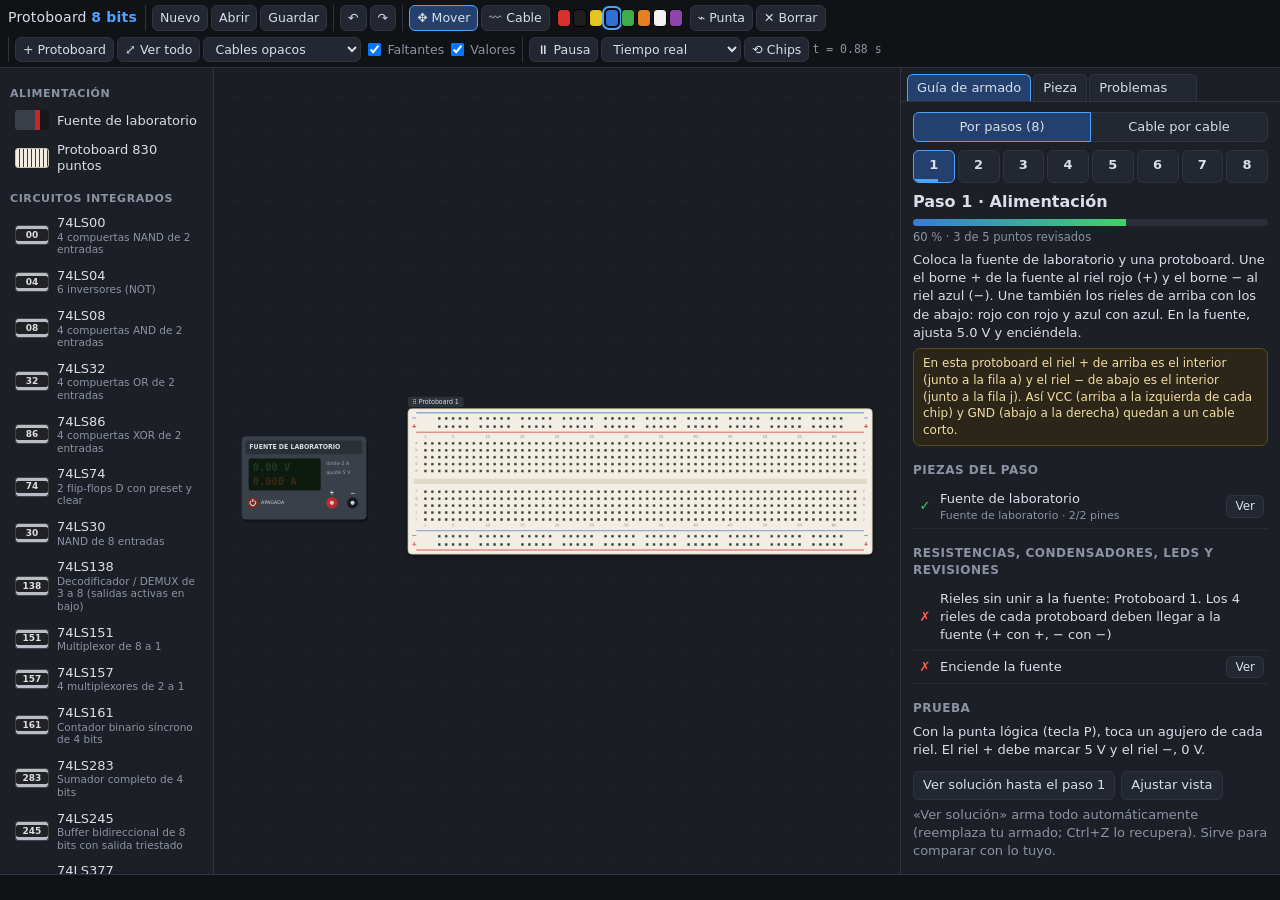
<file: simulador/index.html>
<!DOCTYPE html>
<html lang="es">
<head>
<meta charset="utf-8">
<title>Protoboard 8 bits · simulador de armado</title>
<meta name="viewport" content="width=device-width, initial-scale=1">
<link rel="stylesheet" href="css/estilos.css">
</head>
<body>
<header id="barra">
  <div class="marca">Protoboard <b>8 bits</b></div>
  <div class="grupo">
    <button data-acc="nuevo" title="Empezar un proyecto nuevo">Nuevo</button>
    <button data-acc="abrir" title="Abrir un proyecto guardado (.json)">Abrir</button>
    <button data-acc="guardar" title="Descargar el proyecto como archivo (Ctrl+S)">Guardar</button>
  </div>
  <div class="grupo">
    <button data-acc="deshacer" title="Deshacer (Ctrl+Z)">↶</button>
    <button data-acc="rehacer" title="Rehacer (Ctrl+Y)">↷</button>
  </div>
  <div class="grupo">
    <button data-herr="seleccionar" class="activa" title="Mover piezas y usar interruptores (V)">✥ Mover</button>
    <button data-herr="cable" title="Tirar cables (W)">〰 Cable</button>
    <span id="colores"></span>
    <button data-herr="punta" title="Punta lógica: mide una red (P)">⌁ Punta</button>
    <button data-herr="borrar" title="Borrar piezas y cables (D)">✕ Borrar</button>
  </div>
  <div class="grupo">
    <button data-acc="protoboard" title="Agregar otra protoboard">+ Protoboard</button>
    <button data-acc="ajustar" title="Ver todo (F)">⤢ Ver todo</button>
    <select id="vistaCables" title="Cómo se ven los cables">
      <option value="opacos">Cables opacos</option>
      <option value="translucidos">Cables translúcidos</option>
      <option value="ocultos">Cables ocultos</option>
    </select>
    <label class="chk" title="Líneas naranjas punteadas entre los pines que faltan por unir"><input type="checkbox" id="verFaltantes" checked> Faltantes</label>
    <label class="chk" title="Puntos de color en los pines de los chips al acercarte"><input type="checkbox" id="verValores" checked> Valores</label>
  </div>
  <div class="grupo sim">
    <button data-acc="pausa" id="btnPausa" title="Detener o seguir el tiempo de la simulación">⏸ Pausa</button>
    <select id="velocidad" title="Velocidad del tiempo simulado">
      <option value="1">Tiempo real</option>
      <option value="0.25">× 0.25</option>
      <option value="0.05">× 0.05</option>
      <option value="0.01">× 0.01 (rebotes)</option>
    </select>
    <button data-acc="reiniciar" title="Apagar y encender los chips: los registros quedan con valores al azar">⟲ Chips</button>
    <span id="tiempo" class="mono"></span>
  </div>
</header>
<aside id="paleta"></aside>
<main id="escena">
  <canvas id="lienzo"></canvas>
  <div id="aviso"></div>
  <div id="modo"><span id="modoTexto"></span><button id="modoCancelar" title="Cancelar (Esc)">Cancelar (Esc)</button></div>
  <div id="tip"></div>
</main>
<aside id="lateral">
  <nav class="pestanas">
    <button data-pest="guia" class="activa">Guía de armado</button>
    <button data-pest="props">Pieza</button>
    <button data-pest="diag">Problemas <span id="nDiag"></span></button>
  </nav>
  <section id="pest-guia" class="pest activa"></section>
  <section id="pest-props" class="pest"></section>
  <section id="pest-diag" class="pest"></section>
</aside>
<footer id="estado"><span id="estadoTexto"></span></footer>
<input type="file" id="archivo" accept=".json,application/json" hidden>

<script src="js/nucleo/base.js"></script>
<script src="js/nucleo/geometria.js"></script>
<script src="js/nucleo/chips.js"></script>
<script src="js/nucleo/piezas.js"></script>
<script src="js/nucleo/datos.js"></script>
<script src="js/nucleo/diseno.js"></script>
<script src="js/nucleo/motor.js"></script>
<script src="js/nucleo/verificador.js"></script>
<script src="js/nucleo/autoarmado.js"></script>
<script src="js/nucleo/programas.js"></script>
<script src="js/ui/dibujo.js"></script>
<script src="js/ui/paneles.js"></script>
<script src="js/ui/app.js"></script>
<script src="js/ui/modo-cables.js"></script>
<script>window.app = new SIM8.UI.App(); app.restaurarModoCables();</script>
</body>
</html>
</file>
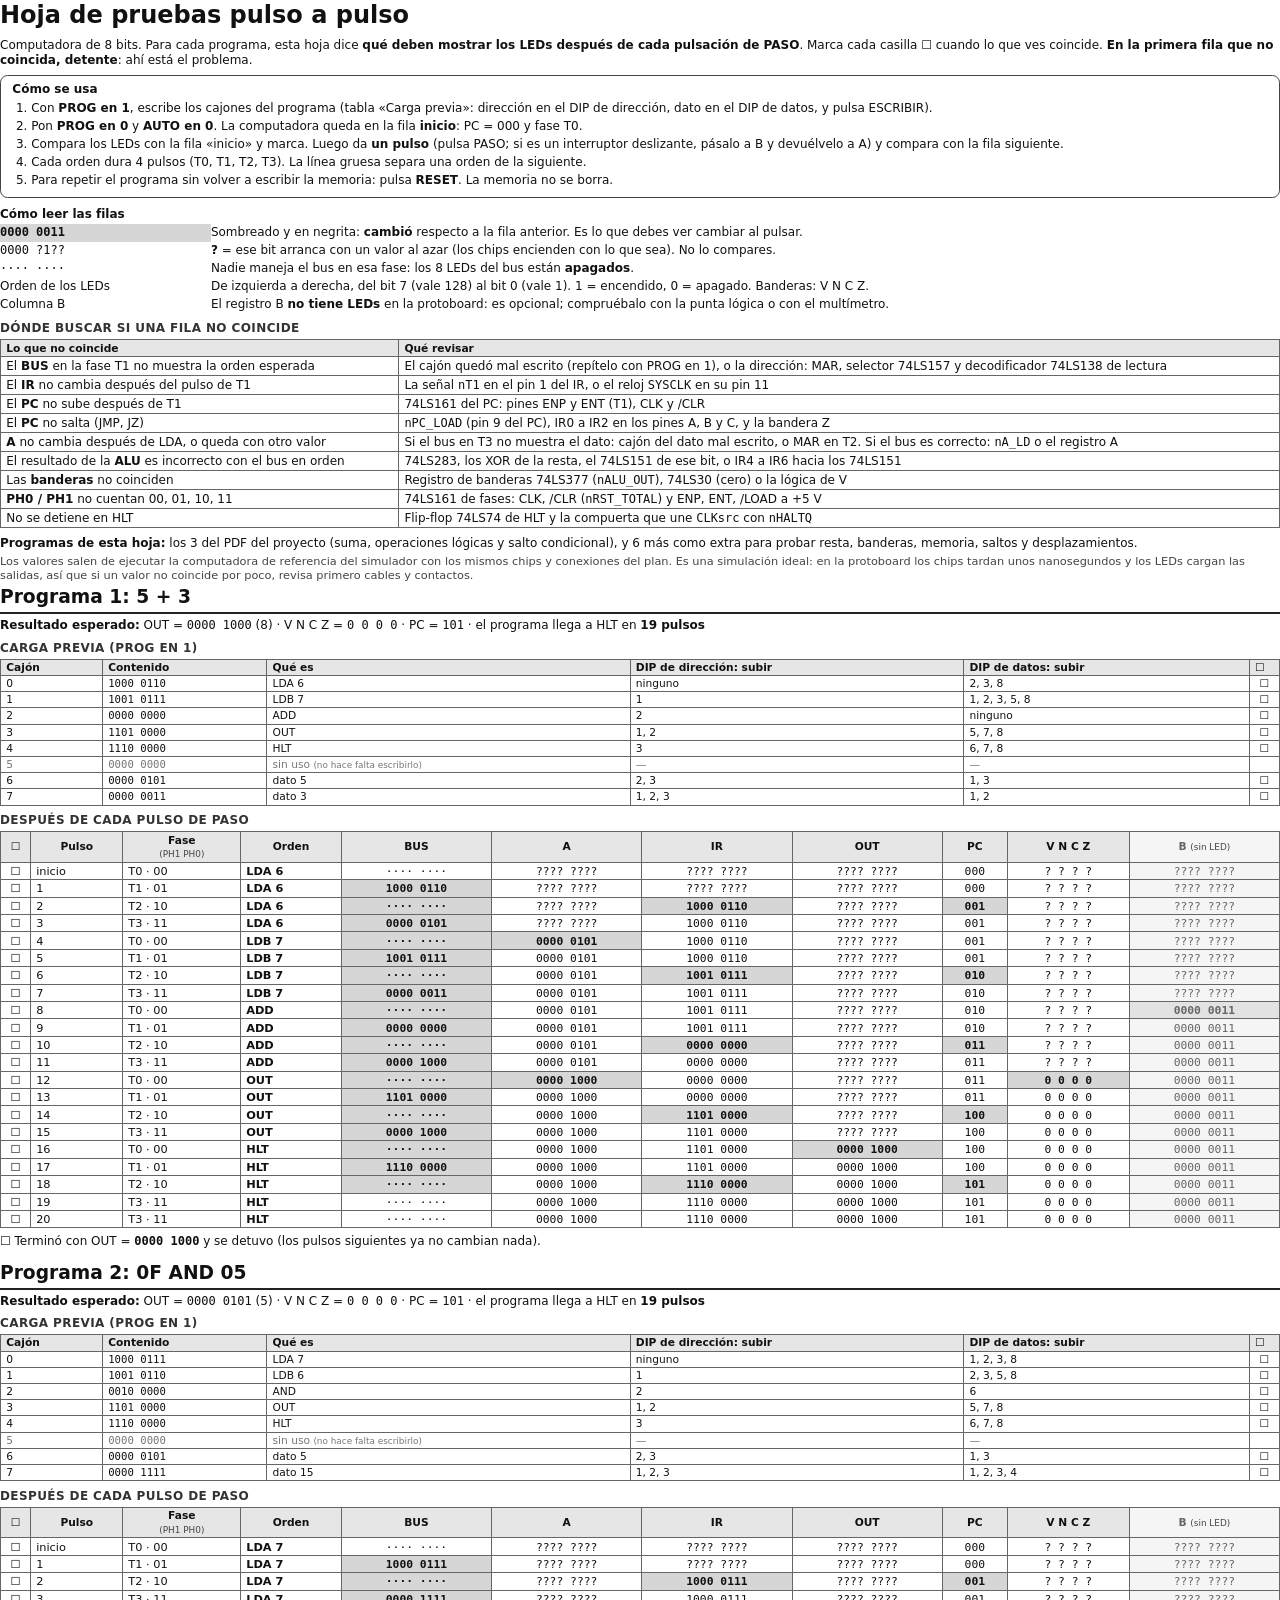
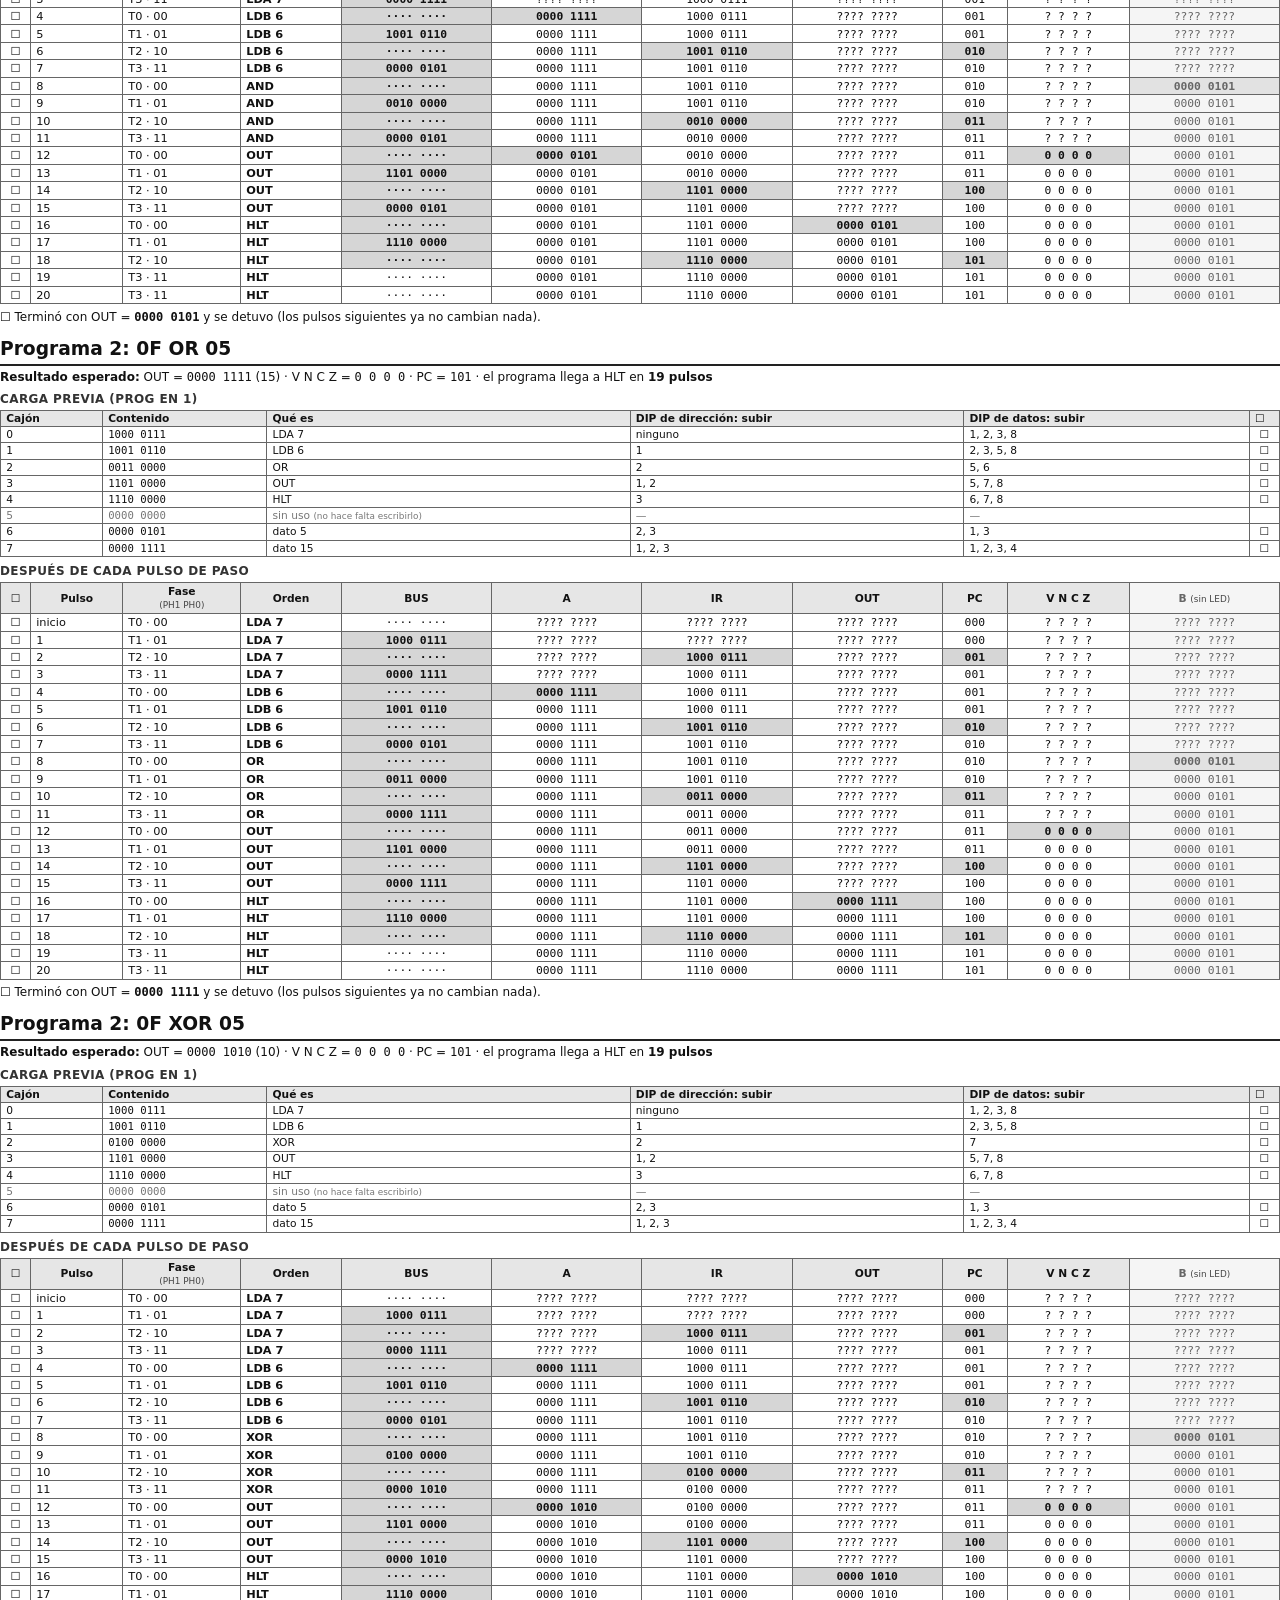
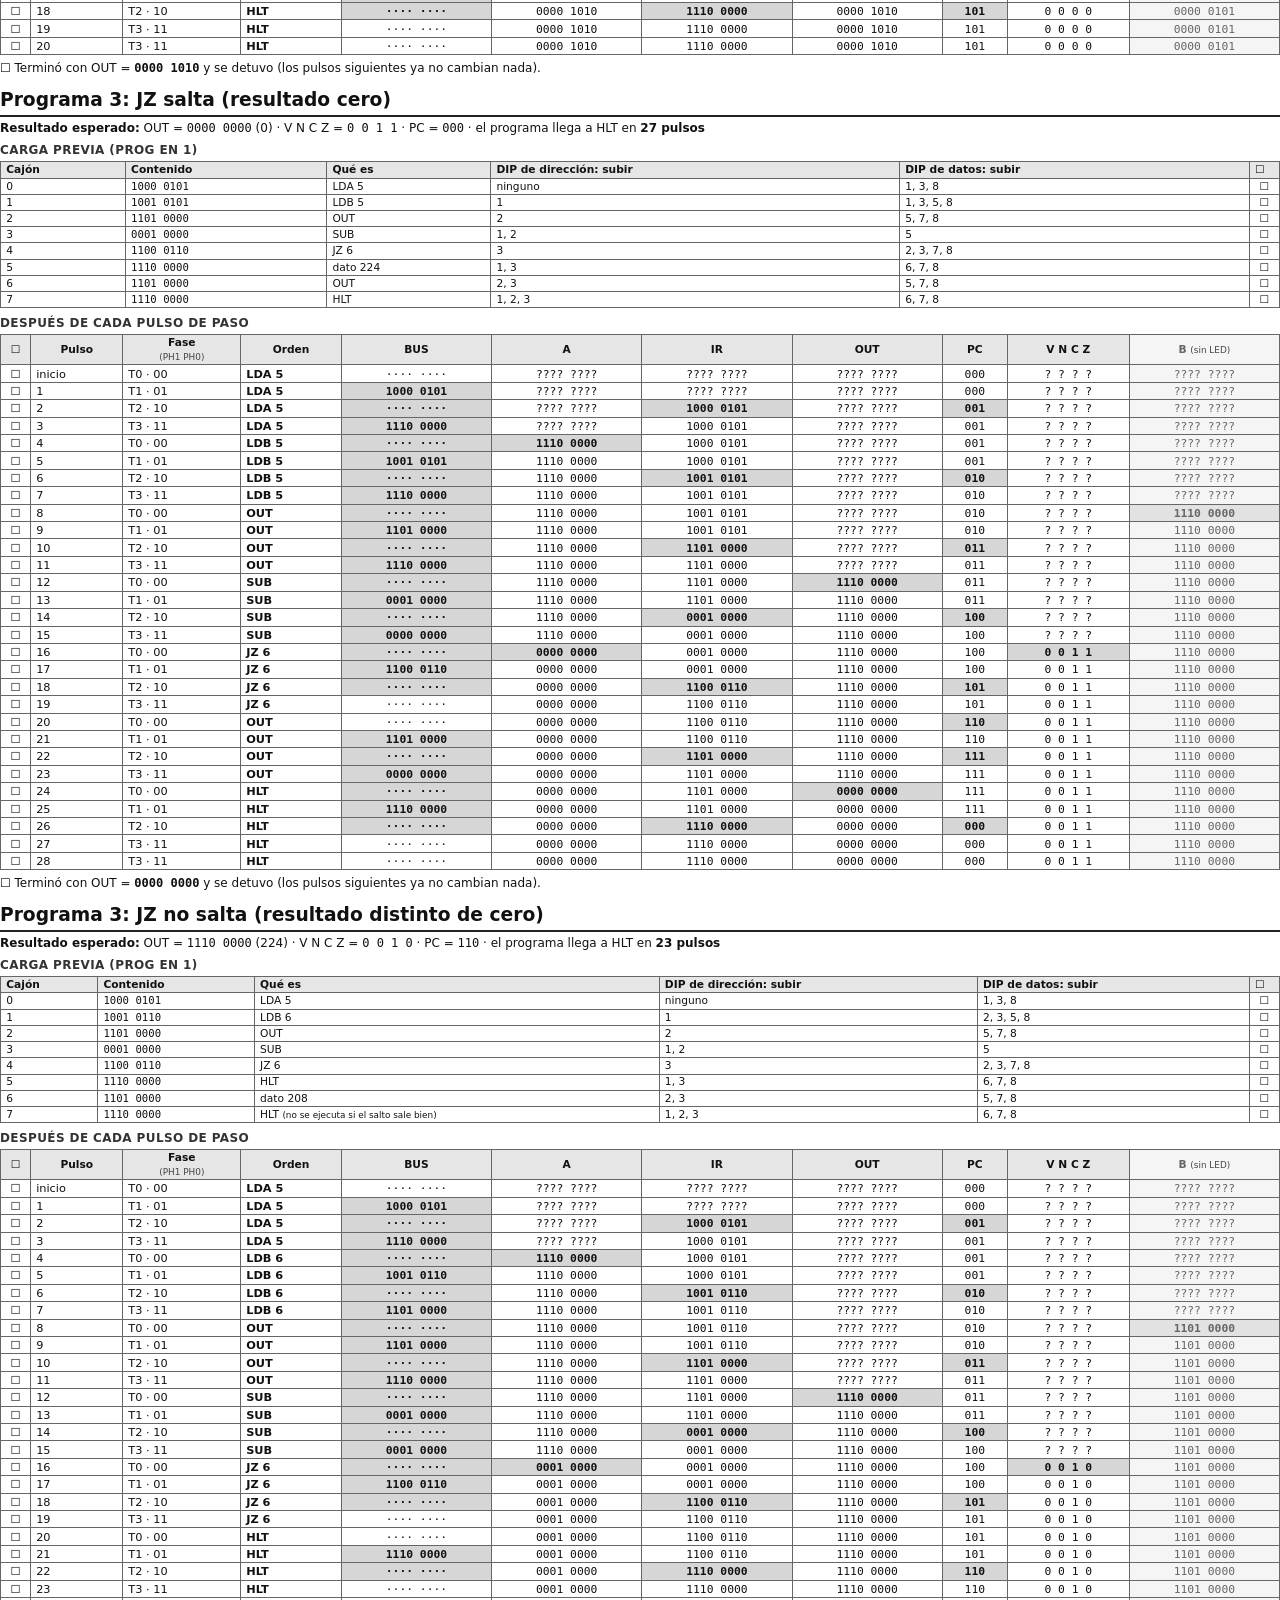
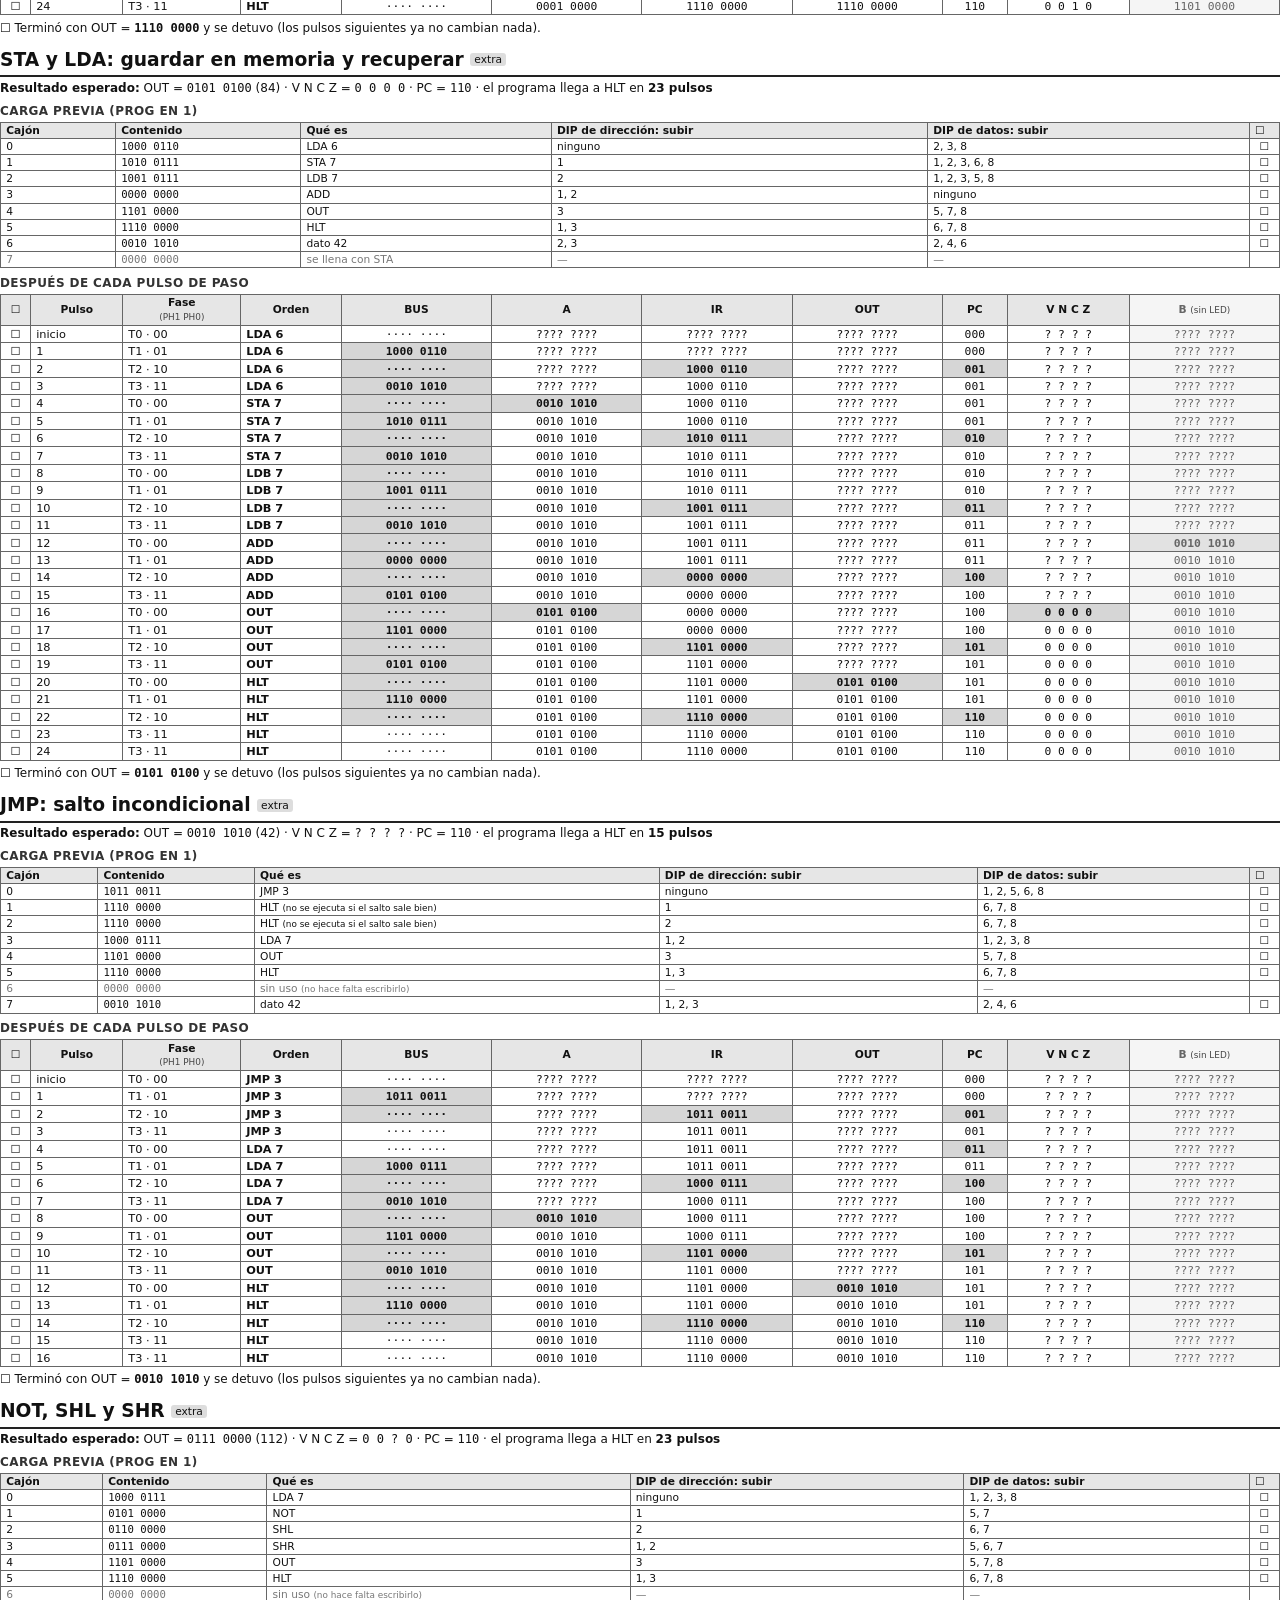
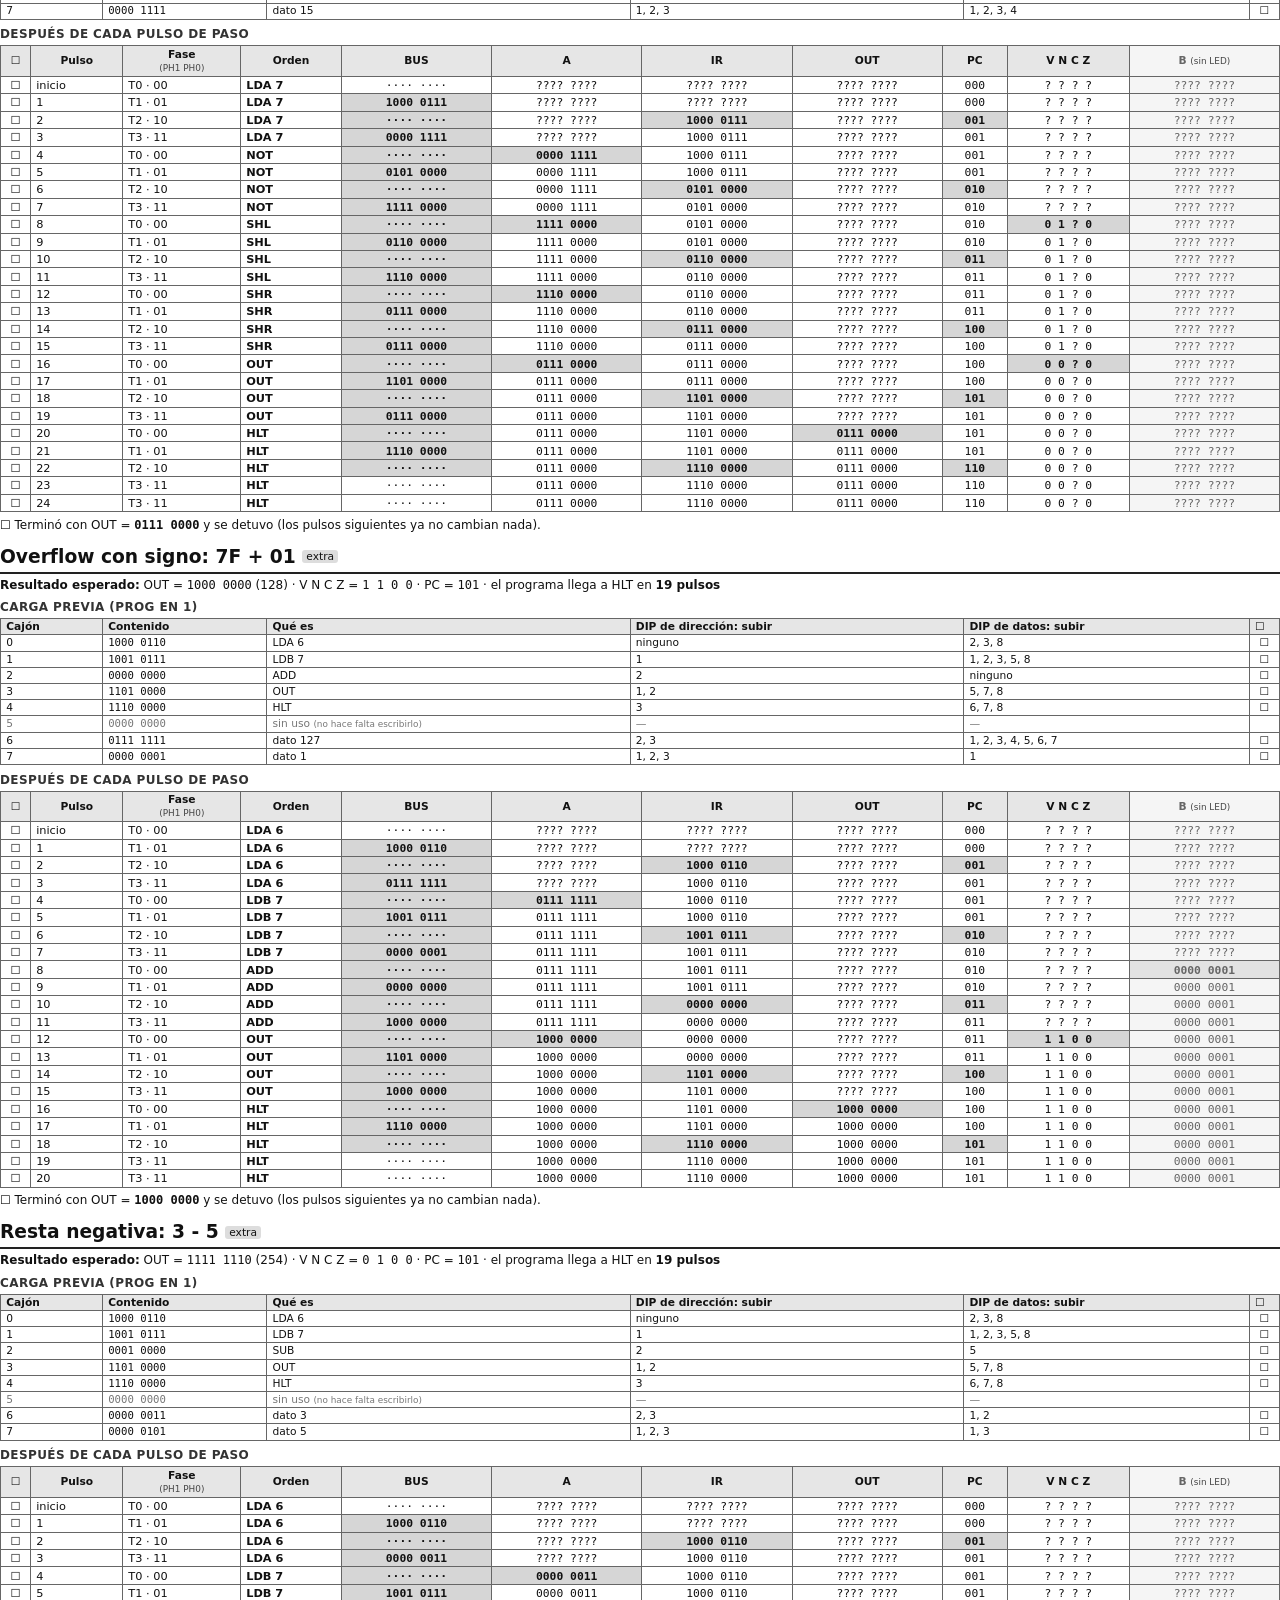
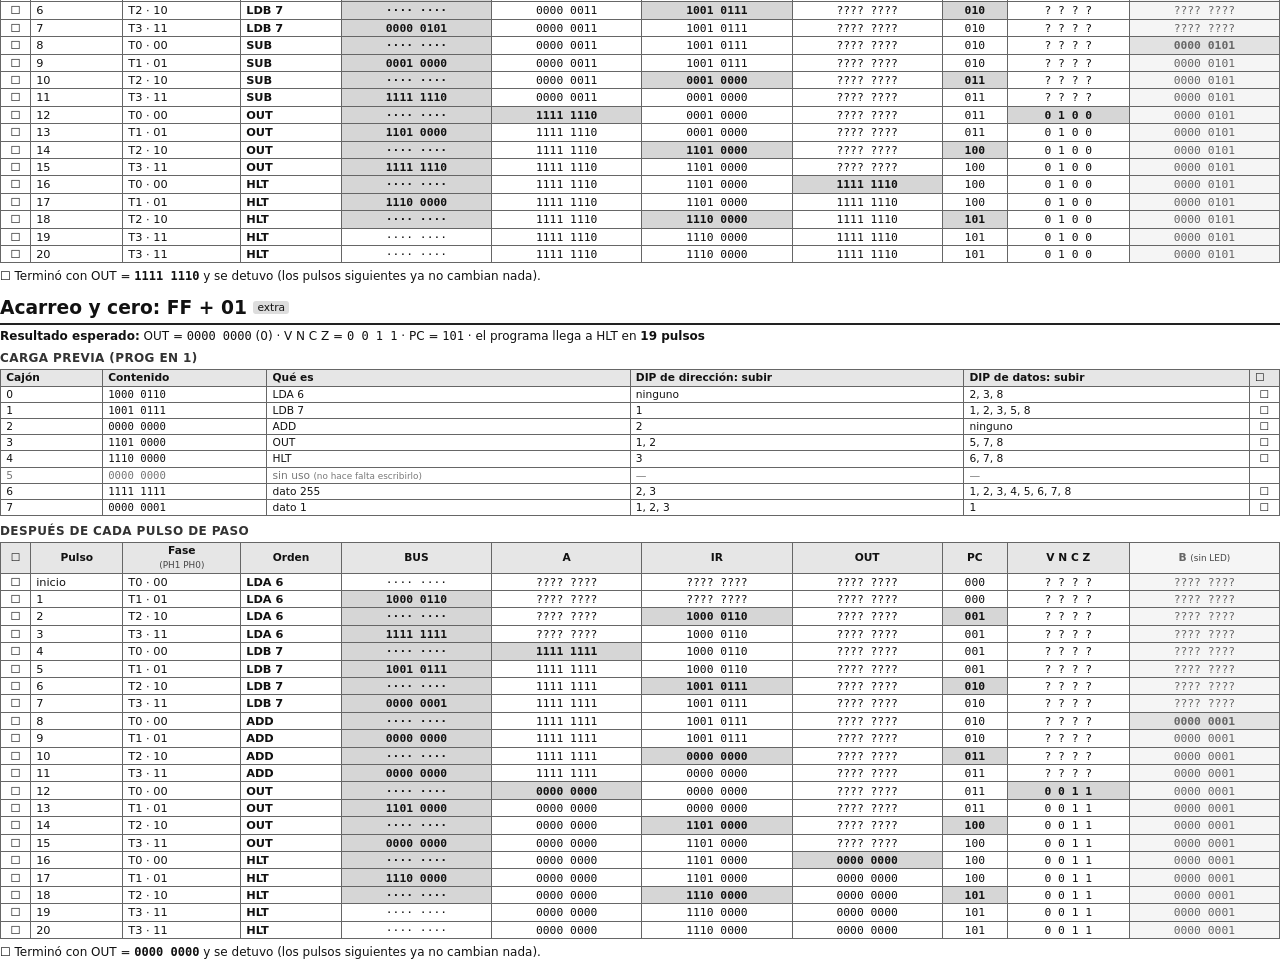
<file: hoja_pruebas.html>
<!DOCTYPE html><html lang="es"><head><meta charset="utf-8"><title>Hoja de pruebas pulso a pulso</title><style>
@page { size: A4 landscape; margin: 10mm 10mm 12mm 10mm; }
* { box-sizing: border-box; }
body { font: 9pt/1.25 "DejaVu Sans", Arial, sans-serif; color: #111; margin: 0; }
h1 { font-size: 18pt; margin: 0 0 2mm; } h2 { font-size: 14pt; margin: 0 0 1mm; border-bottom: 2px solid #222; padding-bottom: 1mm; }
h3 { font-size: 9pt; margin: 2mm 0 0.8mm; text-transform: uppercase; letter-spacing: .4px; color: #333; }
.mono { font-family: "DejaVu Sans Mono", "Courier New", monospace; white-space: nowrap; }
.extra { font-size: 8pt; background: #ddd; border-radius: 3px; padding: 0 4px; vertical-align: 2pt; font-weight: normal; }
.programa { page-break-before: always; }
.meta { margin: 0.5mm 0 1mm; }
table { border-collapse: collapse; width: 100%; }
th, td { border: 0.6pt solid #666; padding: 0.4mm 1.4mm; text-align: left; }
th { background: #e6e6e6; font-size: 8pt; }
th small { font-weight: normal; color: #444; }
table.traza td { padding: 0.3mm 1.3mm; vertical-align: middle; font-size: 8.5pt; }
table.traza td.mono, table.traza th { text-align: center; }
table.traza tr.inst td { border-top: 1.4pt solid #000; }
table.traza td.orden { font-weight: bold; white-space: nowrap; }
table.traza td.cambia { background: #d6d6d6; font-weight: bold; }
.opc { color: #666; background: #f5f5f5; } table.traza td.cambia.opc { background: #e2e2e2; }
td.chk, th.chk { text-align: center; width: 8mm; font-size: 11pt; }
thead { display: table-header-group; } tr { page-break-inside: avoid; }
table.carga td, table.carga th { font-size: 8pt; padding: 0.25mm 1.4mm; }
table.carga tr.omitible td { color: #777; }
.final { margin-top: 1.5mm; font-size: 9pt; }
.intro p, .intro li { margin: 0.8mm 0; } .intro ol { margin: 1mm 0 1mm 5mm; padding: 0; }
.caja { border: 1pt solid #444; border-radius: 2mm; padding: 1.5mm 3mm; margin: 2mm 0; }
.leyenda td { border: none; padding: 0.4mm 3mm 0.4mm 0; }
</style></head><body>
<section class="intro">
<h1>Hoja de pruebas pulso a pulso</h1>
<p>Computadora de 8 bits. Para cada programa, esta hoja dice <b>qué deben mostrar los LEDs después de cada pulsación de PASO</b>. Marca cada casilla ☐ cuando lo que ves coincide. <b>En la primera fila que no coincida, detente</b>: ahí está el problema.</p>
<div class="caja"><b>Cómo se usa</b>
<ol>
<li>Con <b>PROG en 1</b>, escribe los cajones del programa (tabla «Carga previa»: dirección en el DIP de dirección, dato en el DIP de datos, y pulsa ESCRIBIR).</li>
<li>Pon <b>PROG en 0</b> y <b>AUTO en 0</b>. La computadora queda en la fila <b>inicio</b>: PC = 000 y fase T0.</li>
<li>Compara los LEDs con la fila «inicio» y marca. Luego da <b>un pulso</b> (pulsa PASO; si es un interruptor deslizante, pásalo a B y devuélvelo a A) y compara con la fila siguiente.</li>
<li>Cada orden dura 4 pulsos (T0, T1, T2, T3). La línea gruesa separa una orden de la siguiente.</li>
<li>Para repetir el programa sin volver a escribir la memoria: pulsa <b>RESET</b>. La memoria no se borra.</li>
</ol></div>
<table class="leyenda"><tr><td><b>Cómo leer las filas</b></td><td></td></tr>
<tr><td class="mono" style="background:#d6d6d6;font-weight:bold">0000 0011</td><td>Sombreado y en negrita: <b>cambió</b> respecto a la fila anterior. Es lo que debes ver cambiar al pulsar.</td></tr>
<tr><td class="mono">0000 ?1??</td><td><b>?</b> = ese bit arranca con un valor al azar (los chips encienden con lo que sea). No lo compares.</td></tr>
<tr><td class="mono">···· ····</td><td>Nadie maneja el bus en esa fase: los 8 LEDs del bus están <b>apagados</b>.</td></tr>
<tr><td>Orden de los LEDs</td><td>De izquierda a derecha, del bit 7 (vale 128) al bit 0 (vale 1). 1 = encendido, 0 = apagado. Banderas: V N C Z.</td></tr>
<tr><td>Columna B</td><td>El registro B <b>no tiene LEDs</b> en la protoboard: es opcional; compruébalo con la punta lógica o con el multímetro.</td></tr></table>
<h3>Dónde buscar si una fila no coincide</h3>
<table><thead><tr><th>Lo que no coincide</th><th>Qué revisar</th></tr></thead><tbody>
<tr><td>El <b>BUS</b> en la fase T1 no muestra la orden esperada</td><td>El cajón quedó mal escrito (repítelo con PROG en 1), o la dirección: MAR, selector 74LS157 y decodificador 74LS138 de lectura</td></tr>
<tr><td>El <b>IR</b> no cambia después del pulso de T1</td><td>La señal <span class="mono">nT1</span> en el pin 1 del IR, o el reloj <span class="mono">SYSCLK</span> en su pin 11</td></tr>
<tr><td>El <b>PC</b> no sube después de T1</td><td>74LS161 del PC: pines ENP y ENT (<span class="mono">T1</span>), CLK y /CLR</td></tr>
<tr><td>El <b>PC</b> no salta (JMP, JZ)</td><td><span class="mono">nPC_LOAD</span> (pin 9 del PC), IR0 a IR2 en los pines A, B y C, y la bandera Z</td></tr>
<tr><td><b>A</b> no cambia después de LDA, o queda con otro valor</td><td>Si el bus en T3 no muestra el dato: cajón del dato mal escrito, o MAR en T2. Si el bus es correcto: <span class="mono">nA_LD</span> o el registro A</td></tr>
<tr><td>El resultado de la <b>ALU</b> es incorrecto con el bus en orden</td><td>74LS283, los XOR de la resta, el 74LS151 de ese bit, o IR4 a IR6 hacia los 74LS151</td></tr>
<tr><td>Las <b>banderas</b> no coinciden</td><td>Registro de banderas 74LS377 (<span class="mono">nALU_OUT</span>), 74LS30 (cero) o la lógica de V</td></tr>
<tr><td><b>PH0 / PH1</b> no cuentan 00, 01, 10, 11</td><td>74LS161 de fases: CLK, /CLR (<span class="mono">nRST_TOTAL</span>) y ENP, ENT, /LOAD a +5 V</td></tr>
<tr><td>No se detiene en HLT</td><td>Flip-flop 74LS74 de HLT y la compuerta que une <span class="mono">CLKsrc</span> con <span class="mono">nHALTQ</span></td></tr>
</tbody></table>
<p style="margin-top:2mm"><b>Programas de esta hoja:</b> los 3 del PDF del proyecto (suma, operaciones lógicas y salto condicional), y 6 más como extra para probar resta, banderas, memoria, saltos y desplazamientos.</p>
<p style="font-size:8.5pt;color:#444">Los valores salen de ejecutar la computadora de referencia del simulador con los mismos chips y conexiones del plan. Es una simulación ideal: en la protoboard los chips tardan unos nanosegundos y los LEDs cargan las salidas, así que si un valor no coincide por poco, revisa primero cables y contactos.</p>
</section><section class="programa"><h2>Programa 1: 5 + 3</h2><p class="meta"><b>Resultado esperado:</b> OUT = <span class="mono">0000 1000</span> (8) · V N C Z = <span class="mono">0 0 0 0</span> · PC = <span class="mono">101</span> · el programa llega a HLT en <b>19 pulsos</b></p><h3>Carga previa (PROG en 1)</h3><table class="carga"><thead><tr><th>Cajón</th><th>Contenido</th><th>Qué es</th><th>DIP de dirección: subir</th><th>DIP de datos: subir</th><th>☐</th></tr></thead><tbody><tr><td>0</td><td class="mono">1000 0110</td><td>LDA 6</td><td>ninguno</td><td>2, 3, 8</td><td class="chk">☐</td></tr><tr><td>1</td><td class="mono">1001 0111</td><td>LDB 7</td><td>1</td><td>1, 2, 3, 5, 8</td><td class="chk">☐</td></tr><tr><td>2</td><td class="mono">0000 0000</td><td>ADD</td><td>2</td><td>ninguno</td><td class="chk">☐</td></tr><tr><td>3</td><td class="mono">1101 0000</td><td>OUT</td><td>1, 2</td><td>5, 7, 8</td><td class="chk">☐</td></tr><tr><td>4</td><td class="mono">1110 0000</td><td>HLT</td><td>3</td><td>6, 7, 8</td><td class="chk">☐</td></tr><tr class="omitible"><td>5</td><td class="mono">0000 0000</td><td>sin uso <small>(no hace falta escribirlo)</small></td><td>—</td><td>—</td><td class="chk"></td></tr><tr><td>6</td><td class="mono">0000 0101</td><td>dato 5</td><td>2, 3</td><td>1, 3</td><td class="chk">☐</td></tr><tr><td>7</td><td class="mono">0000 0011</td><td>dato 3</td><td>1, 2, 3</td><td>1, 2</td><td class="chk">☐</td></tr></tbody></table><h3>Después de cada pulso de PASO</h3><table class="traza"><thead><tr><th>☐</th><th>Pulso</th><th>Fase<br><small>(PH1 PH0)</small></th><th>Orden</th><th>BUS</th><th>A</th><th>IR</th><th>OUT</th><th>PC</th><th>V N C Z</th><th class="opc">B <small>(sin LED)</small></th></tr></thead><tbody><tr class="inst"><td class="chk">☐</td><td>inicio</td><td>T0 · 00</td><td class="orden">LDA 6</td><td class="mono">···· ····</td><td class="mono">???? ????</td><td class="mono">???? ????</td><td class="mono">???? ????</td><td class="mono">000</td><td class="mono">? ? ? ?</td><td class="mono opc">???? ????</td></tr><tr><td class="chk">☐</td><td>1</td><td>T1 · 01</td><td class="orden">LDA 6</td><td class="mono cambia">1000 0110</td><td class="mono">???? ????</td><td class="mono">???? ????</td><td class="mono">???? ????</td><td class="mono">000</td><td class="mono">? ? ? ?</td><td class="mono opc">???? ????</td></tr><tr><td class="chk">☐</td><td>2</td><td>T2 · 10</td><td class="orden">LDA 6</td><td class="mono cambia">···· ····</td><td class="mono">???? ????</td><td class="mono cambia">1000 0110</td><td class="mono">???? ????</td><td class="mono cambia">001</td><td class="mono">? ? ? ?</td><td class="mono opc">???? ????</td></tr><tr><td class="chk">☐</td><td>3</td><td>T3 · 11</td><td class="orden">LDA 6</td><td class="mono cambia">0000 0101</td><td class="mono">???? ????</td><td class="mono">1000 0110</td><td class="mono">???? ????</td><td class="mono">001</td><td class="mono">? ? ? ?</td><td class="mono opc">???? ????</td></tr><tr class="inst"><td class="chk">☐</td><td>4</td><td>T0 · 00</td><td class="orden">LDB 7</td><td class="mono cambia">···· ····</td><td class="mono cambia">0000 0101</td><td class="mono">1000 0110</td><td class="mono">???? ????</td><td class="mono">001</td><td class="mono">? ? ? ?</td><td class="mono opc">???? ????</td></tr><tr><td class="chk">☐</td><td>5</td><td>T1 · 01</td><td class="orden">LDB 7</td><td class="mono cambia">1001 0111</td><td class="mono">0000 0101</td><td class="mono">1000 0110</td><td class="mono">???? ????</td><td class="mono">001</td><td class="mono">? ? ? ?</td><td class="mono opc">???? ????</td></tr><tr><td class="chk">☐</td><td>6</td><td>T2 · 10</td><td class="orden">LDB 7</td><td class="mono cambia">···· ····</td><td class="mono">0000 0101</td><td class="mono cambia">1001 0111</td><td class="mono">???? ????</td><td class="mono cambia">010</td><td class="mono">? ? ? ?</td><td class="mono opc">???? ????</td></tr><tr><td class="chk">☐</td><td>7</td><td>T3 · 11</td><td class="orden">LDB 7</td><td class="mono cambia">0000 0011</td><td class="mono">0000 0101</td><td class="mono">1001 0111</td><td class="mono">???? ????</td><td class="mono">010</td><td class="mono">? ? ? ?</td><td class="mono opc">???? ????</td></tr><tr class="inst"><td class="chk">☐</td><td>8</td><td>T0 · 00</td><td class="orden">ADD</td><td class="mono cambia">···· ····</td><td class="mono">0000 0101</td><td class="mono">1001 0111</td><td class="mono">???? ????</td><td class="mono">010</td><td class="mono">? ? ? ?</td><td class="mono opc cambia">0000 0011</td></tr><tr><td class="chk">☐</td><td>9</td><td>T1 · 01</td><td class="orden">ADD</td><td class="mono cambia">0000 0000</td><td class="mono">0000 0101</td><td class="mono">1001 0111</td><td class="mono">???? ????</td><td class="mono">010</td><td class="mono">? ? ? ?</td><td class="mono opc">0000 0011</td></tr><tr><td class="chk">☐</td><td>10</td><td>T2 · 10</td><td class="orden">ADD</td><td class="mono cambia">···· ····</td><td class="mono">0000 0101</td><td class="mono cambia">0000 0000</td><td class="mono">???? ????</td><td class="mono cambia">011</td><td class="mono">? ? ? ?</td><td class="mono opc">0000 0011</td></tr><tr><td class="chk">☐</td><td>11</td><td>T3 · 11</td><td class="orden">ADD</td><td class="mono cambia">0000 1000</td><td class="mono">0000 0101</td><td class="mono">0000 0000</td><td class="mono">???? ????</td><td class="mono">011</td><td class="mono">? ? ? ?</td><td class="mono opc">0000 0011</td></tr><tr class="inst"><td class="chk">☐</td><td>12</td><td>T0 · 00</td><td class="orden">OUT</td><td class="mono cambia">···· ····</td><td class="mono cambia">0000 1000</td><td class="mono">0000 0000</td><td class="mono">???? ????</td><td class="mono">011</td><td class="mono cambia">0 0 0 0</td><td class="mono opc">0000 0011</td></tr><tr><td class="chk">☐</td><td>13</td><td>T1 · 01</td><td class="orden">OUT</td><td class="mono cambia">1101 0000</td><td class="mono">0000 1000</td><td class="mono">0000 0000</td><td class="mono">???? ????</td><td class="mono">011</td><td class="mono">0 0 0 0</td><td class="mono opc">0000 0011</td></tr><tr><td class="chk">☐</td><td>14</td><td>T2 · 10</td><td class="orden">OUT</td><td class="mono cambia">···· ····</td><td class="mono">0000 1000</td><td class="mono cambia">1101 0000</td><td class="mono">???? ????</td><td class="mono cambia">100</td><td class="mono">0 0 0 0</td><td class="mono opc">0000 0011</td></tr><tr><td class="chk">☐</td><td>15</td><td>T3 · 11</td><td class="orden">OUT</td><td class="mono cambia">0000 1000</td><td class="mono">0000 1000</td><td class="mono">1101 0000</td><td class="mono">???? ????</td><td class="mono">100</td><td class="mono">0 0 0 0</td><td class="mono opc">0000 0011</td></tr><tr class="inst"><td class="chk">☐</td><td>16</td><td>T0 · 00</td><td class="orden">HLT</td><td class="mono cambia">···· ····</td><td class="mono">0000 1000</td><td class="mono">1101 0000</td><td class="mono cambia">0000 1000</td><td class="mono">100</td><td class="mono">0 0 0 0</td><td class="mono opc">0000 0011</td></tr><tr><td class="chk">☐</td><td>17</td><td>T1 · 01</td><td class="orden">HLT</td><td class="mono cambia">1110 0000</td><td class="mono">0000 1000</td><td class="mono">1101 0000</td><td class="mono">0000 1000</td><td class="mono">100</td><td class="mono">0 0 0 0</td><td class="mono opc">0000 0011</td></tr><tr><td class="chk">☐</td><td>18</td><td>T2 · 10</td><td class="orden">HLT</td><td class="mono cambia">···· ····</td><td class="mono">0000 1000</td><td class="mono cambia">1110 0000</td><td class="mono">0000 1000</td><td class="mono cambia">101</td><td class="mono">0 0 0 0</td><td class="mono opc">0000 0011</td></tr><tr><td class="chk">☐</td><td>19</td><td>T3 · 11</td><td class="orden">HLT</td><td class="mono">···· ····</td><td class="mono">0000 1000</td><td class="mono">1110 0000</td><td class="mono">0000 1000</td><td class="mono">101</td><td class="mono">0 0 0 0</td><td class="mono opc">0000 0011</td></tr><tr><td class="chk">☐</td><td>20</td><td>T3 · 11</td><td class="orden">HLT</td><td class="mono">···· ····</td><td class="mono">0000 1000</td><td class="mono">1110 0000</td><td class="mono">0000 1000</td><td class="mono">101</td><td class="mono">0 0 0 0</td><td class="mono opc">0000 0011</td></tr></tbody></table><p class="final">☐ Terminó con OUT = <b class="mono">0000 1000</b> y se detuvo (los pulsos siguientes ya no cambian nada).</p></section><section class="programa"><h2>Programa 2: 0F AND 05</h2><p class="meta"><b>Resultado esperado:</b> OUT = <span class="mono">0000 0101</span> (5) · V N C Z = <span class="mono">0 0 0 0</span> · PC = <span class="mono">101</span> · el programa llega a HLT en <b>19 pulsos</b></p><h3>Carga previa (PROG en 1)</h3><table class="carga"><thead><tr><th>Cajón</th><th>Contenido</th><th>Qué es</th><th>DIP de dirección: subir</th><th>DIP de datos: subir</th><th>☐</th></tr></thead><tbody><tr><td>0</td><td class="mono">1000 0111</td><td>LDA 7</td><td>ninguno</td><td>1, 2, 3, 8</td><td class="chk">☐</td></tr><tr><td>1</td><td class="mono">1001 0110</td><td>LDB 6</td><td>1</td><td>2, 3, 5, 8</td><td class="chk">☐</td></tr><tr><td>2</td><td class="mono">0010 0000</td><td>AND</td><td>2</td><td>6</td><td class="chk">☐</td></tr><tr><td>3</td><td class="mono">1101 0000</td><td>OUT</td><td>1, 2</td><td>5, 7, 8</td><td class="chk">☐</td></tr><tr><td>4</td><td class="mono">1110 0000</td><td>HLT</td><td>3</td><td>6, 7, 8</td><td class="chk">☐</td></tr><tr class="omitible"><td>5</td><td class="mono">0000 0000</td><td>sin uso <small>(no hace falta escribirlo)</small></td><td>—</td><td>—</td><td class="chk"></td></tr><tr><td>6</td><td class="mono">0000 0101</td><td>dato 5</td><td>2, 3</td><td>1, 3</td><td class="chk">☐</td></tr><tr><td>7</td><td class="mono">0000 1111</td><td>dato 15</td><td>1, 2, 3</td><td>1, 2, 3, 4</td><td class="chk">☐</td></tr></tbody></table><h3>Después de cada pulso de PASO</h3><table class="traza"><thead><tr><th>☐</th><th>Pulso</th><th>Fase<br><small>(PH1 PH0)</small></th><th>Orden</th><th>BUS</th><th>A</th><th>IR</th><th>OUT</th><th>PC</th><th>V N C Z</th><th class="opc">B <small>(sin LED)</small></th></tr></thead><tbody><tr class="inst"><td class="chk">☐</td><td>inicio</td><td>T0 · 00</td><td class="orden">LDA 7</td><td class="mono">···· ····</td><td class="mono">???? ????</td><td class="mono">???? ????</td><td class="mono">???? ????</td><td class="mono">000</td><td class="mono">? ? ? ?</td><td class="mono opc">???? ????</td></tr><tr><td class="chk">☐</td><td>1</td><td>T1 · 01</td><td class="orden">LDA 7</td><td class="mono cambia">1000 0111</td><td class="mono">???? ????</td><td class="mono">???? ????</td><td class="mono">???? ????</td><td class="mono">000</td><td class="mono">? ? ? ?</td><td class="mono opc">???? ????</td></tr><tr><td class="chk">☐</td><td>2</td><td>T2 · 10</td><td class="orden">LDA 7</td><td class="mono cambia">···· ····</td><td class="mono">???? ????</td><td class="mono cambia">1000 0111</td><td class="mono">???? ????</td><td class="mono cambia">001</td><td class="mono">? ? ? ?</td><td class="mono opc">???? ????</td></tr><tr><td class="chk">☐</td><td>3</td><td>T3 · 11</td><td class="orden">LDA 7</td><td class="mono cambia">0000 1111</td><td class="mono">???? ????</td><td class="mono">1000 0111</td><td class="mono">???? ????</td><td class="mono">001</td><td class="mono">? ? ? ?</td><td class="mono opc">???? ????</td></tr><tr class="inst"><td class="chk">☐</td><td>4</td><td>T0 · 00</td><td class="orden">LDB 6</td><td class="mono cambia">···· ····</td><td class="mono cambia">0000 1111</td><td class="mono">1000 0111</td><td class="mono">???? ????</td><td class="mono">001</td><td class="mono">? ? ? ?</td><td class="mono opc">???? ????</td></tr><tr><td class="chk">☐</td><td>5</td><td>T1 · 01</td><td class="orden">LDB 6</td><td class="mono cambia">1001 0110</td><td class="mono">0000 1111</td><td class="mono">1000 0111</td><td class="mono">???? ????</td><td class="mono">001</td><td class="mono">? ? ? ?</td><td class="mono opc">???? ????</td></tr><tr><td class="chk">☐</td><td>6</td><td>T2 · 10</td><td class="orden">LDB 6</td><td class="mono cambia">···· ····</td><td class="mono">0000 1111</td><td class="mono cambia">1001 0110</td><td class="mono">???? ????</td><td class="mono cambia">010</td><td class="mono">? ? ? ?</td><td class="mono opc">???? ????</td></tr><tr><td class="chk">☐</td><td>7</td><td>T3 · 11</td><td class="orden">LDB 6</td><td class="mono cambia">0000 0101</td><td class="mono">0000 1111</td><td class="mono">1001 0110</td><td class="mono">???? ????</td><td class="mono">010</td><td class="mono">? ? ? ?</td><td class="mono opc">???? ????</td></tr><tr class="inst"><td class="chk">☐</td><td>8</td><td>T0 · 00</td><td class="orden">AND</td><td class="mono cambia">···· ····</td><td class="mono">0000 1111</td><td class="mono">1001 0110</td><td class="mono">???? ????</td><td class="mono">010</td><td class="mono">? ? ? ?</td><td class="mono opc cambia">0000 0101</td></tr><tr><td class="chk">☐</td><td>9</td><td>T1 · 01</td><td class="orden">AND</td><td class="mono cambia">0010 0000</td><td class="mono">0000 1111</td><td class="mono">1001 0110</td><td class="mono">???? ????</td><td class="mono">010</td><td class="mono">? ? ? ?</td><td class="mono opc">0000 0101</td></tr><tr><td class="chk">☐</td><td>10</td><td>T2 · 10</td><td class="orden">AND</td><td class="mono cambia">···· ····</td><td class="mono">0000 1111</td><td class="mono cambia">0010 0000</td><td class="mono">???? ????</td><td class="mono cambia">011</td><td class="mono">? ? ? ?</td><td class="mono opc">0000 0101</td></tr><tr><td class="chk">☐</td><td>11</td><td>T3 · 11</td><td class="orden">AND</td><td class="mono cambia">0000 0101</td><td class="mono">0000 1111</td><td class="mono">0010 0000</td><td class="mono">???? ????</td><td class="mono">011</td><td class="mono">? ? ? ?</td><td class="mono opc">0000 0101</td></tr><tr class="inst"><td class="chk">☐</td><td>12</td><td>T0 · 00</td><td class="orden">OUT</td><td class="mono cambia">···· ····</td><td class="mono cambia">0000 0101</td><td class="mono">0010 0000</td><td class="mono">???? ????</td><td class="mono">011</td><td class="mono cambia">0 0 0 0</td><td class="mono opc">0000 0101</td></tr><tr><td class="chk">☐</td><td>13</td><td>T1 · 01</td><td class="orden">OUT</td><td class="mono cambia">1101 0000</td><td class="mono">0000 0101</td><td class="mono">0010 0000</td><td class="mono">???? ????</td><td class="mono">011</td><td class="mono">0 0 0 0</td><td class="mono opc">0000 0101</td></tr><tr><td class="chk">☐</td><td>14</td><td>T2 · 10</td><td class="orden">OUT</td><td class="mono cambia">···· ····</td><td class="mono">0000 0101</td><td class="mono cambia">1101 0000</td><td class="mono">???? ????</td><td class="mono cambia">100</td><td class="mono">0 0 0 0</td><td class="mono opc">0000 0101</td></tr><tr><td class="chk">☐</td><td>15</td><td>T3 · 11</td><td class="orden">OUT</td><td class="mono cambia">0000 0101</td><td class="mono">0000 0101</td><td class="mono">1101 0000</td><td class="mono">???? ????</td><td class="mono">100</td><td class="mono">0 0 0 0</td><td class="mono opc">0000 0101</td></tr><tr class="inst"><td class="chk">☐</td><td>16</td><td>T0 · 00</td><td class="orden">HLT</td><td class="mono cambia">···· ····</td><td class="mono">0000 0101</td><td class="mono">1101 0000</td><td class="mono cambia">0000 0101</td><td class="mono">100</td><td class="mono">0 0 0 0</td><td class="mono opc">0000 0101</td></tr><tr><td class="chk">☐</td><td>17</td><td>T1 · 01</td><td class="orden">HLT</td><td class="mono cambia">1110 0000</td><td class="mono">0000 0101</td><td class="mono">1101 0000</td><td class="mono">0000 0101</td><td class="mono">100</td><td class="mono">0 0 0 0</td><td class="mono opc">0000 0101</td></tr><tr><td class="chk">☐</td><td>18</td><td>T2 · 10</td><td class="orden">HLT</td><td class="mono cambia">···· ····</td><td class="mono">0000 0101</td><td class="mono cambia">1110 0000</td><td class="mono">0000 0101</td><td class="mono cambia">101</td><td class="mono">0 0 0 0</td><td class="mono opc">0000 0101</td></tr><tr><td class="chk">☐</td><td>19</td><td>T3 · 11</td><td class="orden">HLT</td><td class="mono">···· ····</td><td class="mono">0000 0101</td><td class="mono">1110 0000</td><td class="mono">0000 0101</td><td class="mono">101</td><td class="mono">0 0 0 0</td><td class="mono opc">0000 0101</td></tr><tr><td class="chk">☐</td><td>20</td><td>T3 · 11</td><td class="orden">HLT</td><td class="mono">···· ····</td><td class="mono">0000 0101</td><td class="mono">1110 0000</td><td class="mono">0000 0101</td><td class="mono">101</td><td class="mono">0 0 0 0</td><td class="mono opc">0000 0101</td></tr></tbody></table><p class="final">☐ Terminó con OUT = <b class="mono">0000 0101</b> y se detuvo (los pulsos siguientes ya no cambian nada).</p></section><section class="programa"><h2>Programa 2: 0F OR 05</h2><p class="meta"><b>Resultado esperado:</b> OUT = <span class="mono">0000 1111</span> (15) · V N C Z = <span class="mono">0 0 0 0</span> · PC = <span class="mono">101</span> · el programa llega a HLT en <b>19 pulsos</b></p><h3>Carga previa (PROG en 1)</h3><table class="carga"><thead><tr><th>Cajón</th><th>Contenido</th><th>Qué es</th><th>DIP de dirección: subir</th><th>DIP de datos: subir</th><th>☐</th></tr></thead><tbody><tr><td>0</td><td class="mono">1000 0111</td><td>LDA 7</td><td>ninguno</td><td>1, 2, 3, 8</td><td class="chk">☐</td></tr><tr><td>1</td><td class="mono">1001 0110</td><td>LDB 6</td><td>1</td><td>2, 3, 5, 8</td><td class="chk">☐</td></tr><tr><td>2</td><td class="mono">0011 0000</td><td>OR</td><td>2</td><td>5, 6</td><td class="chk">☐</td></tr><tr><td>3</td><td class="mono">1101 0000</td><td>OUT</td><td>1, 2</td><td>5, 7, 8</td><td class="chk">☐</td></tr><tr><td>4</td><td class="mono">1110 0000</td><td>HLT</td><td>3</td><td>6, 7, 8</td><td class="chk">☐</td></tr><tr class="omitible"><td>5</td><td class="mono">0000 0000</td><td>sin uso <small>(no hace falta escribirlo)</small></td><td>—</td><td>—</td><td class="chk"></td></tr><tr><td>6</td><td class="mono">0000 0101</td><td>dato 5</td><td>2, 3</td><td>1, 3</td><td class="chk">☐</td></tr><tr><td>7</td><td class="mono">0000 1111</td><td>dato 15</td><td>1, 2, 3</td><td>1, 2, 3, 4</td><td class="chk">☐</td></tr></tbody></table><h3>Después de cada pulso de PASO</h3><table class="traza"><thead><tr><th>☐</th><th>Pulso</th><th>Fase<br><small>(PH1 PH0)</small></th><th>Orden</th><th>BUS</th><th>A</th><th>IR</th><th>OUT</th><th>PC</th><th>V N C Z</th><th class="opc">B <small>(sin LED)</small></th></tr></thead><tbody><tr class="inst"><td class="chk">☐</td><td>inicio</td><td>T0 · 00</td><td class="orden">LDA 7</td><td class="mono">···· ····</td><td class="mono">???? ????</td><td class="mono">???? ????</td><td class="mono">???? ????</td><td class="mono">000</td><td class="mono">? ? ? ?</td><td class="mono opc">???? ????</td></tr><tr><td class="chk">☐</td><td>1</td><td>T1 · 01</td><td class="orden">LDA 7</td><td class="mono cambia">1000 0111</td><td class="mono">???? ????</td><td class="mono">???? ????</td><td class="mono">???? ????</td><td class="mono">000</td><td class="mono">? ? ? ?</td><td class="mono opc">???? ????</td></tr><tr><td class="chk">☐</td><td>2</td><td>T2 · 10</td><td class="orden">LDA 7</td><td class="mono cambia">···· ····</td><td class="mono">???? ????</td><td class="mono cambia">1000 0111</td><td class="mono">???? ????</td><td class="mono cambia">001</td><td class="mono">? ? ? ?</td><td class="mono opc">???? ????</td></tr><tr><td class="chk">☐</td><td>3</td><td>T3 · 11</td><td class="orden">LDA 7</td><td class="mono cambia">0000 1111</td><td class="mono">???? ????</td><td class="mono">1000 0111</td><td class="mono">???? ????</td><td class="mono">001</td><td class="mono">? ? ? ?</td><td class="mono opc">???? ????</td></tr><tr class="inst"><td class="chk">☐</td><td>4</td><td>T0 · 00</td><td class="orden">LDB 6</td><td class="mono cambia">···· ····</td><td class="mono cambia">0000 1111</td><td class="mono">1000 0111</td><td class="mono">???? ????</td><td class="mono">001</td><td class="mono">? ? ? ?</td><td class="mono opc">???? ????</td></tr><tr><td class="chk">☐</td><td>5</td><td>T1 · 01</td><td class="orden">LDB 6</td><td class="mono cambia">1001 0110</td><td class="mono">0000 1111</td><td class="mono">1000 0111</td><td class="mono">???? ????</td><td class="mono">001</td><td class="mono">? ? ? ?</td><td class="mono opc">???? ????</td></tr><tr><td class="chk">☐</td><td>6</td><td>T2 · 10</td><td class="orden">LDB 6</td><td class="mono cambia">···· ····</td><td class="mono">0000 1111</td><td class="mono cambia">1001 0110</td><td class="mono">???? ????</td><td class="mono cambia">010</td><td class="mono">? ? ? ?</td><td class="mono opc">???? ????</td></tr><tr><td class="chk">☐</td><td>7</td><td>T3 · 11</td><td class="orden">LDB 6</td><td class="mono cambia">0000 0101</td><td class="mono">0000 1111</td><td class="mono">1001 0110</td><td class="mono">???? ????</td><td class="mono">010</td><td class="mono">? ? ? ?</td><td class="mono opc">???? ????</td></tr><tr class="inst"><td class="chk">☐</td><td>8</td><td>T0 · 00</td><td class="orden">OR</td><td class="mono cambia">···· ····</td><td class="mono">0000 1111</td><td class="mono">1001 0110</td><td class="mono">???? ????</td><td class="mono">010</td><td class="mono">? ? ? ?</td><td class="mono opc cambia">0000 0101</td></tr><tr><td class="chk">☐</td><td>9</td><td>T1 · 01</td><td class="orden">OR</td><td class="mono cambia">0011 0000</td><td class="mono">0000 1111</td><td class="mono">1001 0110</td><td class="mono">???? ????</td><td class="mono">010</td><td class="mono">? ? ? ?</td><td class="mono opc">0000 0101</td></tr><tr><td class="chk">☐</td><td>10</td><td>T2 · 10</td><td class="orden">OR</td><td class="mono cambia">···· ····</td><td class="mono">0000 1111</td><td class="mono cambia">0011 0000</td><td class="mono">???? ????</td><td class="mono cambia">011</td><td class="mono">? ? ? ?</td><td class="mono opc">0000 0101</td></tr><tr><td class="chk">☐</td><td>11</td><td>T3 · 11</td><td class="orden">OR</td><td class="mono cambia">0000 1111</td><td class="mono">0000 1111</td><td class="mono">0011 0000</td><td class="mono">???? ????</td><td class="mono">011</td><td class="mono">? ? ? ?</td><td class="mono opc">0000 0101</td></tr><tr class="inst"><td class="chk">☐</td><td>12</td><td>T0 · 00</td><td class="orden">OUT</td><td class="mono cambia">···· ····</td><td class="mono">0000 1111</td><td class="mono">0011 0000</td><td class="mono">???? ????</td><td class="mono">011</td><td class="mono cambia">0 0 0 0</td><td class="mono opc">0000 0101</td></tr><tr><td class="chk">☐</td><td>13</td><td>T1 · 01</td><td class="orden">OUT</td><td class="mono cambia">1101 0000</td><td class="mono">0000 1111</td><td class="mono">0011 0000</td><td class="mono">???? ????</td><td class="mono">011</td><td class="mono">0 0 0 0</td><td class="mono opc">0000 0101</td></tr><tr><td class="chk">☐</td><td>14</td><td>T2 · 10</td><td class="orden">OUT</td><td class="mono cambia">···· ····</td><td class="mono">0000 1111</td><td class="mono cambia">1101 0000</td><td class="mono">???? ????</td><td class="mono cambia">100</td><td class="mono">0 0 0 0</td><td class="mono opc">0000 0101</td></tr><tr><td class="chk">☐</td><td>15</td><td>T3 · 11</td><td class="orden">OUT</td><td class="mono cambia">0000 1111</td><td class="mono">0000 1111</td><td class="mono">1101 0000</td><td class="mono">???? ????</td><td class="mono">100</td><td class="mono">0 0 0 0</td><td class="mono opc">0000 0101</td></tr><tr class="inst"><td class="chk">☐</td><td>16</td><td>T0 · 00</td><td class="orden">HLT</td><td class="mono cambia">···· ····</td><td class="mono">0000 1111</td><td class="mono">1101 0000</td><td class="mono cambia">0000 1111</td><td class="mono">100</td><td class="mono">0 0 0 0</td><td class="mono opc">0000 0101</td></tr><tr><td class="chk">☐</td><td>17</td><td>T1 · 01</td><td class="orden">HLT</td><td class="mono cambia">1110 0000</td><td class="mono">0000 1111</td><td class="mono">1101 0000</td><td class="mono">0000 1111</td><td class="mono">100</td><td class="mono">0 0 0 0</td><td class="mono opc">0000 0101</td></tr><tr><td class="chk">☐</td><td>18</td><td>T2 · 10</td><td class="orden">HLT</td><td class="mono cambia">···· ····</td><td class="mono">0000 1111</td><td class="mono cambia">1110 0000</td><td class="mono">0000 1111</td><td class="mono cambia">101</td><td class="mono">0 0 0 0</td><td class="mono opc">0000 0101</td></tr><tr><td class="chk">☐</td><td>19</td><td>T3 · 11</td><td class="orden">HLT</td><td class="mono">···· ····</td><td class="mono">0000 1111</td><td class="mono">1110 0000</td><td class="mono">0000 1111</td><td class="mono">101</td><td class="mono">0 0 0 0</td><td class="mono opc">0000 0101</td></tr><tr><td class="chk">☐</td><td>20</td><td>T3 · 11</td><td class="orden">HLT</td><td class="mono">···· ····</td><td class="mono">0000 1111</td><td class="mono">1110 0000</td><td class="mono">0000 1111</td><td class="mono">101</td><td class="mono">0 0 0 0</td><td class="mono opc">0000 0101</td></tr></tbody></table><p class="final">☐ Terminó con OUT = <b class="mono">0000 1111</b> y se detuvo (los pulsos siguientes ya no cambian nada).</p></section><section class="programa"><h2>Programa 2: 0F XOR 05</h2><p class="meta"><b>Resultado esperado:</b> OUT = <span class="mono">0000 1010</span> (10) · V N C Z = <span class="mono">0 0 0 0</span> · PC = <span class="mono">101</span> · el programa llega a HLT en <b>19 pulsos</b></p><h3>Carga previa (PROG en 1)</h3><table class="carga"><thead><tr><th>Cajón</th><th>Contenido</th><th>Qué es</th><th>DIP de dirección: subir</th><th>DIP de datos: subir</th><th>☐</th></tr></thead><tbody><tr><td>0</td><td class="mono">1000 0111</td><td>LDA 7</td><td>ninguno</td><td>1, 2, 3, 8</td><td class="chk">☐</td></tr><tr><td>1</td><td class="mono">1001 0110</td><td>LDB 6</td><td>1</td><td>2, 3, 5, 8</td><td class="chk">☐</td></tr><tr><td>2</td><td class="mono">0100 0000</td><td>XOR</td><td>2</td><td>7</td><td class="chk">☐</td></tr><tr><td>3</td><td class="mono">1101 0000</td><td>OUT</td><td>1, 2</td><td>5, 7, 8</td><td class="chk">☐</td></tr><tr><td>4</td><td class="mono">1110 0000</td><td>HLT</td><td>3</td><td>6, 7, 8</td><td class="chk">☐</td></tr><tr class="omitible"><td>5</td><td class="mono">0000 0000</td><td>sin uso <small>(no hace falta escribirlo)</small></td><td>—</td><td>—</td><td class="chk"></td></tr><tr><td>6</td><td class="mono">0000 0101</td><td>dato 5</td><td>2, 3</td><td>1, 3</td><td class="chk">☐</td></tr><tr><td>7</td><td class="mono">0000 1111</td><td>dato 15</td><td>1, 2, 3</td><td>1, 2, 3, 4</td><td class="chk">☐</td></tr></tbody></table><h3>Después de cada pulso de PASO</h3><table class="traza"><thead><tr><th>☐</th><th>Pulso</th><th>Fase<br><small>(PH1 PH0)</small></th><th>Orden</th><th>BUS</th><th>A</th><th>IR</th><th>OUT</th><th>PC</th><th>V N C Z</th><th class="opc">B <small>(sin LED)</small></th></tr></thead><tbody><tr class="inst"><td class="chk">☐</td><td>inicio</td><td>T0 · 00</td><td class="orden">LDA 7</td><td class="mono">···· ····</td><td class="mono">???? ????</td><td class="mono">???? ????</td><td class="mono">???? ????</td><td class="mono">000</td><td class="mono">? ? ? ?</td><td class="mono opc">???? ????</td></tr><tr><td class="chk">☐</td><td>1</td><td>T1 · 01</td><td class="orden">LDA 7</td><td class="mono cambia">1000 0111</td><td class="mono">???? ????</td><td class="mono">???? ????</td><td class="mono">???? ????</td><td class="mono">000</td><td class="mono">? ? ? ?</td><td class="mono opc">???? ????</td></tr><tr><td class="chk">☐</td><td>2</td><td>T2 · 10</td><td class="orden">LDA 7</td><td class="mono cambia">···· ····</td><td class="mono">???? ????</td><td class="mono cambia">1000 0111</td><td class="mono">???? ????</td><td class="mono cambia">001</td><td class="mono">? ? ? ?</td><td class="mono opc">???? ????</td></tr><tr><td class="chk">☐</td><td>3</td><td>T3 · 11</td><td class="orden">LDA 7</td><td class="mono cambia">0000 1111</td><td class="mono">???? ????</td><td class="mono">1000 0111</td><td class="mono">???? ????</td><td class="mono">001</td><td class="mono">? ? ? ?</td><td class="mono opc">???? ????</td></tr><tr class="inst"><td class="chk">☐</td><td>4</td><td>T0 · 00</td><td class="orden">LDB 6</td><td class="mono cambia">···· ····</td><td class="mono cambia">0000 1111</td><td class="mono">1000 0111</td><td class="mono">???? ????</td><td class="mono">001</td><td class="mono">? ? ? ?</td><td class="mono opc">???? ????</td></tr><tr><td class="chk">☐</td><td>5</td><td>T1 · 01</td><td class="orden">LDB 6</td><td class="mono cambia">1001 0110</td><td class="mono">0000 1111</td><td class="mono">1000 0111</td><td class="mono">???? ????</td><td class="mono">001</td><td class="mono">? ? ? ?</td><td class="mono opc">???? ????</td></tr><tr><td class="chk">☐</td><td>6</td><td>T2 · 10</td><td class="orden">LDB 6</td><td class="mono cambia">···· ····</td><td class="mono">0000 1111</td><td class="mono cambia">1001 0110</td><td class="mono">???? ????</td><td class="mono cambia">010</td><td class="mono">? ? ? ?</td><td class="mono opc">???? ????</td></tr><tr><td class="chk">☐</td><td>7</td><td>T3 · 11</td><td class="orden">LDB 6</td><td class="mono cambia">0000 0101</td><td class="mono">0000 1111</td><td class="mono">1001 0110</td><td class="mono">???? ????</td><td class="mono">010</td><td class="mono">? ? ? ?</td><td class="mono opc">???? ????</td></tr><tr class="inst"><td class="chk">☐</td><td>8</td><td>T0 · 00</td><td class="orden">XOR</td><td class="mono cambia">···· ····</td><td class="mono">0000 1111</td><td class="mono">1001 0110</td><td class="mono">???? ????</td><td class="mono">010</td><td class="mono">? ? ? ?</td><td class="mono opc cambia">0000 0101</td></tr><tr><td class="chk">☐</td><td>9</td><td>T1 · 01</td><td class="orden">XOR</td><td class="mono cambia">0100 0000</td><td class="mono">0000 1111</td><td class="mono">1001 0110</td><td class="mono">???? ????</td><td class="mono">010</td><td class="mono">? ? ? ?</td><td class="mono opc">0000 0101</td></tr><tr><td class="chk">☐</td><td>10</td><td>T2 · 10</td><td class="orden">XOR</td><td class="mono cambia">···· ····</td><td class="mono">0000 1111</td><td class="mono cambia">0100 0000</td><td class="mono">???? ????</td><td class="mono cambia">011</td><td class="mono">? ? ? ?</td><td class="mono opc">0000 0101</td></tr><tr><td class="chk">☐</td><td>11</td><td>T3 · 11</td><td class="orden">XOR</td><td class="mono cambia">0000 1010</td><td class="mono">0000 1111</td><td class="mono">0100 0000</td><td class="mono">???? ????</td><td class="mono">011</td><td class="mono">? ? ? ?</td><td class="mono opc">0000 0101</td></tr><tr class="inst"><td class="chk">☐</td><td>12</td><td>T0 · 00</td><td class="orden">OUT</td><td class="mono cambia">···· ····</td><td class="mono cambia">0000 1010</td><td class="mono">0100 0000</td><td class="mono">???? ????</td><td class="mono">011</td><td class="mono cambia">0 0 0 0</td><td class="mono opc">0000 0101</td></tr><tr><td class="chk">☐</td><td>13</td><td>T1 · 01</td><td class="orden">OUT</td><td class="mono cambia">1101 0000</td><td class="mono">0000 1010</td><td class="mono">0100 0000</td><td class="mono">???? ????</td><td class="mono">011</td><td class="mono">0 0 0 0</td><td class="mono opc">0000 0101</td></tr><tr><td class="chk">☐</td><td>14</td><td>T2 · 10</td><td class="orden">OUT</td><td class="mono cambia">···· ····</td><td class="mono">0000 1010</td><td class="mono cambia">1101 0000</td><td class="mono">???? ????</td><td class="mono cambia">100</td><td class="mono">0 0 0 0</td><td class="mono opc">0000 0101</td></tr><tr><td class="chk">☐</td><td>15</td><td>T3 · 11</td><td class="orden">OUT</td><td class="mono cambia">0000 1010</td><td class="mono">0000 1010</td><td class="mono">1101 0000</td><td class="mono">???? ????</td><td class="mono">100</td><td class="mono">0 0 0 0</td><td class="mono opc">0000 0101</td></tr><tr class="inst"><td class="chk">☐</td><td>16</td><td>T0 · 00</td><td class="orden">HLT</td><td class="mono cambia">···· ····</td><td class="mono">0000 1010</td><td class="mono">1101 0000</td><td class="mono cambia">0000 1010</td><td class="mono">100</td><td class="mono">0 0 0 0</td><td class="mono opc">0000 0101</td></tr><tr><td class="chk">☐</td><td>17</td><td>T1 · 01</td><td class="orden">HLT</td><td class="mono cambia">1110 0000</td><td class="mono">0000 1010</td><td class="mono">1101 0000</td><td class="mono">0000 1010</td><td class="mono">100</td><td class="mono">0 0 0 0</td><td class="mono opc">0000 0101</td></tr><tr><td class="chk">☐</td><td>18</td><td>T2 · 10</td><td class="orden">HLT</td><td class="mono cambia">···· ····</td><td class="mono">0000 1010</td><td class="mono cambia">1110 0000</td><td class="mono">0000 1010</td><td class="mono cambia">101</td><td class="mono">0 0 0 0</td><td class="mono opc">0000 0101</td></tr><tr><td class="chk">☐</td><td>19</td><td>T3 · 11</td><td class="orden">HLT</td><td class="mono">···· ····</td><td class="mono">0000 1010</td><td class="mono">1110 0000</td><td class="mono">0000 1010</td><td class="mono">101</td><td class="mono">0 0 0 0</td><td class="mono opc">0000 0101</td></tr><tr><td class="chk">☐</td><td>20</td><td>T3 · 11</td><td class="orden">HLT</td><td class="mono">···· ····</td><td class="mono">0000 1010</td><td class="mono">1110 0000</td><td class="mono">0000 1010</td><td class="mono">101</td><td class="mono">0 0 0 0</td><td class="mono opc">0000 0101</td></tr></tbody></table><p class="final">☐ Terminó con OUT = <b class="mono">0000 1010</b> y se detuvo (los pulsos siguientes ya no cambian nada).</p></section><section class="programa"><h2>Programa 3: JZ salta (resultado cero)</h2><p class="meta"><b>Resultado esperado:</b> OUT = <span class="mono">0000 0000</span> (0) · V N C Z = <span class="mono">0 0 1 1</span> · PC = <span class="mono">000</span> · el programa llega a HLT en <b>27 pulsos</b></p><h3>Carga previa (PROG en 1)</h3><table class="carga"><thead><tr><th>Cajón</th><th>Contenido</th><th>Qué es</th><th>DIP de dirección: subir</th><th>DIP de datos: subir</th><th>☐</th></tr></thead><tbody><tr><td>0</td><td class="mono">1000 0101</td><td>LDA 5</td><td>ninguno</td><td>1, 3, 8</td><td class="chk">☐</td></tr><tr><td>1</td><td class="mono">1001 0101</td><td>LDB 5</td><td>1</td><td>1, 3, 5, 8</td><td class="chk">☐</td></tr><tr><td>2</td><td class="mono">1101 0000</td><td>OUT</td><td>2</td><td>5, 7, 8</td><td class="chk">☐</td></tr><tr><td>3</td><td class="mono">0001 0000</td><td>SUB</td><td>1, 2</td><td>5</td><td class="chk">☐</td></tr><tr><td>4</td><td class="mono">1100 0110</td><td>JZ 6</td><td>3</td><td>2, 3, 7, 8</td><td class="chk">☐</td></tr><tr><td>5</td><td class="mono">1110 0000</td><td>dato 224</td><td>1, 3</td><td>6, 7, 8</td><td class="chk">☐</td></tr><tr><td>6</td><td class="mono">1101 0000</td><td>OUT</td><td>2, 3</td><td>5, 7, 8</td><td class="chk">☐</td></tr><tr><td>7</td><td class="mono">1110 0000</td><td>HLT</td><td>1, 2, 3</td><td>6, 7, 8</td><td class="chk">☐</td></tr></tbody></table><h3>Después de cada pulso de PASO</h3><table class="traza"><thead><tr><th>☐</th><th>Pulso</th><th>Fase<br><small>(PH1 PH0)</small></th><th>Orden</th><th>BUS</th><th>A</th><th>IR</th><th>OUT</th><th>PC</th><th>V N C Z</th><th class="opc">B <small>(sin LED)</small></th></tr></thead><tbody><tr class="inst"><td class="chk">☐</td><td>inicio</td><td>T0 · 00</td><td class="orden">LDA 5</td><td class="mono">···· ····</td><td class="mono">???? ????</td><td class="mono">???? ????</td><td class="mono">???? ????</td><td class="mono">000</td><td class="mono">? ? ? ?</td><td class="mono opc">???? ????</td></tr><tr><td class="chk">☐</td><td>1</td><td>T1 · 01</td><td class="orden">LDA 5</td><td class="mono cambia">1000 0101</td><td class="mono">???? ????</td><td class="mono">???? ????</td><td class="mono">???? ????</td><td class="mono">000</td><td class="mono">? ? ? ?</td><td class="mono opc">???? ????</td></tr><tr><td class="chk">☐</td><td>2</td><td>T2 · 10</td><td class="orden">LDA 5</td><td class="mono cambia">···· ····</td><td class="mono">???? ????</td><td class="mono cambia">1000 0101</td><td class="mono">???? ????</td><td class="mono cambia">001</td><td class="mono">? ? ? ?</td><td class="mono opc">???? ????</td></tr><tr><td class="chk">☐</td><td>3</td><td>T3 · 11</td><td class="orden">LDA 5</td><td class="mono cambia">1110 0000</td><td class="mono">???? ????</td><td class="mono">1000 0101</td><td class="mono">???? ????</td><td class="mono">001</td><td class="mono">? ? ? ?</td><td class="mono opc">???? ????</td></tr><tr class="inst"><td class="chk">☐</td><td>4</td><td>T0 · 00</td><td class="orden">LDB 5</td><td class="mono cambia">···· ····</td><td class="mono cambia">1110 0000</td><td class="mono">1000 0101</td><td class="mono">???? ????</td><td class="mono">001</td><td class="mono">? ? ? ?</td><td class="mono opc">???? ????</td></tr><tr><td class="chk">☐</td><td>5</td><td>T1 · 01</td><td class="orden">LDB 5</td><td class="mono cambia">1001 0101</td><td class="mono">1110 0000</td><td class="mono">1000 0101</td><td class="mono">???? ????</td><td class="mono">001</td><td class="mono">? ? ? ?</td><td class="mono opc">???? ????</td></tr><tr><td class="chk">☐</td><td>6</td><td>T2 · 10</td><td class="orden">LDB 5</td><td class="mono cambia">···· ····</td><td class="mono">1110 0000</td><td class="mono cambia">1001 0101</td><td class="mono">???? ????</td><td class="mono cambia">010</td><td class="mono">? ? ? ?</td><td class="mono opc">???? ????</td></tr><tr><td class="chk">☐</td><td>7</td><td>T3 · 11</td><td class="orden">LDB 5</td><td class="mono cambia">1110 0000</td><td class="mono">1110 0000</td><td class="mono">1001 0101</td><td class="mono">???? ????</td><td class="mono">010</td><td class="mono">? ? ? ?</td><td class="mono opc">???? ????</td></tr><tr class="inst"><td class="chk">☐</td><td>8</td><td>T0 · 00</td><td class="orden">OUT</td><td class="mono cambia">···· ····</td><td class="mono">1110 0000</td><td class="mono">1001 0101</td><td class="mono">???? ????</td><td class="mono">010</td><td class="mono">? ? ? ?</td><td class="mono opc cambia">1110 0000</td></tr><tr><td class="chk">☐</td><td>9</td><td>T1 · 01</td><td class="orden">OUT</td><td class="mono cambia">1101 0000</td><td class="mono">1110 0000</td><td class="mono">1001 0101</td><td class="mono">???? ????</td><td class="mono">010</td><td class="mono">? ? ? ?</td><td class="mono opc">1110 0000</td></tr><tr><td class="chk">☐</td><td>10</td><td>T2 · 10</td><td class="orden">OUT</td><td class="mono cambia">···· ····</td><td class="mono">1110 0000</td><td class="mono cambia">1101 0000</td><td class="mono">???? ????</td><td class="mono cambia">011</td><td class="mono">? ? ? ?</td><td class="mono opc">1110 0000</td></tr><tr><td class="chk">☐</td><td>11</td><td>T3 · 11</td><td class="orden">OUT</td><td class="mono cambia">1110 0000</td><td class="mono">1110 0000</td><td class="mono">1101 0000</td><td class="mono">???? ????</td><td class="mono">011</td><td class="mono">? ? ? ?</td><td class="mono opc">1110 0000</td></tr><tr class="inst"><td class="chk">☐</td><td>12</td><td>T0 · 00</td><td class="orden">SUB</td><td class="mono cambia">···· ····</td><td class="mono">1110 0000</td><td class="mono">1101 0000</td><td class="mono cambia">1110 0000</td><td class="mono">011</td><td class="mono">? ? ? ?</td><td class="mono opc">1110 0000</td></tr><tr><td class="chk">☐</td><td>13</td><td>T1 · 01</td><td class="orden">SUB</td><td class="mono cambia">0001 0000</td><td class="mono">1110 0000</td><td class="mono">1101 0000</td><td class="mono">1110 0000</td><td class="mono">011</td><td class="mono">? ? ? ?</td><td class="mono opc">1110 0000</td></tr><tr><td class="chk">☐</td><td>14</td><td>T2 · 10</td><td class="orden">SUB</td><td class="mono cambia">···· ····</td><td class="mono">1110 0000</td><td class="mono cambia">0001 0000</td><td class="mono">1110 0000</td><td class="mono cambia">100</td><td class="mono">? ? ? ?</td><td class="mono opc">1110 0000</td></tr><tr><td class="chk">☐</td><td>15</td><td>T3 · 11</td><td class="orden">SUB</td><td class="mono cambia">0000 0000</td><td class="mono">1110 0000</td><td class="mono">0001 0000</td><td class="mono">1110 0000</td><td class="mono">100</td><td class="mono">? ? ? ?</td><td class="mono opc">1110 0000</td></tr><tr class="inst"><td class="chk">☐</td><td>16</td><td>T0 · 00</td><td class="orden">JZ 6</td><td class="mono cambia">···· ····</td><td class="mono cambia">0000 0000</td><td class="mono">0001 0000</td><td class="mono">1110 0000</td><td class="mono">100</td><td class="mono cambia">0 0 1 1</td><td class="mono opc">1110 0000</td></tr><tr><td class="chk">☐</td><td>17</td><td>T1 · 01</td><td class="orden">JZ 6</td><td class="mono cambia">1100 0110</td><td class="mono">0000 0000</td><td class="mono">0001 0000</td><td class="mono">1110 0000</td><td class="mono">100</td><td class="mono">0 0 1 1</td><td class="mono opc">1110 0000</td></tr><tr><td class="chk">☐</td><td>18</td><td>T2 · 10</td><td class="orden">JZ 6</td><td class="mono cambia">···· ····</td><td class="mono">0000 0000</td><td class="mono cambia">1100 0110</td><td class="mono">1110 0000</td><td class="mono cambia">101</td><td class="mono">0 0 1 1</td><td class="mono opc">1110 0000</td></tr><tr><td class="chk">☐</td><td>19</td><td>T3 · 11</td><td class="orden">JZ 6</td><td class="mono">···· ····</td><td class="mono">0000 0000</td><td class="mono">1100 0110</td><td class="mono">1110 0000</td><td class="mono">101</td><td class="mono">0 0 1 1</td><td class="mono opc">1110 0000</td></tr><tr class="inst"><td class="chk">☐</td><td>20</td><td>T0 · 00</td><td class="orden">OUT</td><td class="mono">···· ····</td><td class="mono">0000 0000</td><td class="mono">1100 0110</td><td class="mono">1110 0000</td><td class="mono cambia">110</td><td class="mono">0 0 1 1</td><td class="mono opc">1110 0000</td></tr><tr><td class="chk">☐</td><td>21</td><td>T1 · 01</td><td class="orden">OUT</td><td class="mono cambia">1101 0000</td><td class="mono">0000 0000</td><td class="mono">1100 0110</td><td class="mono">1110 0000</td><td class="mono">110</td><td class="mono">0 0 1 1</td><td class="mono opc">1110 0000</td></tr><tr><td class="chk">☐</td><td>22</td><td>T2 · 10</td><td class="orden">OUT</td><td class="mono cambia">···· ····</td><td class="mono">0000 0000</td><td class="mono cambia">1101 0000</td><td class="mono">1110 0000</td><td class="mono cambia">111</td><td class="mono">0 0 1 1</td><td class="mono opc">1110 0000</td></tr><tr><td class="chk">☐</td><td>23</td><td>T3 · 11</td><td class="orden">OUT</td><td class="mono cambia">0000 0000</td><td class="mono">0000 0000</td><td class="mono">1101 0000</td><td class="mono">1110 0000</td><td class="mono">111</td><td class="mono">0 0 1 1</td><td class="mono opc">1110 0000</td></tr><tr class="inst"><td class="chk">☐</td><td>24</td><td>T0 · 00</td><td class="orden">HLT</td><td class="mono cambia">···· ····</td><td class="mono">0000 0000</td><td class="mono">1101 0000</td><td class="mono cambia">0000 0000</td><td class="mono">111</td><td class="mono">0 0 1 1</td><td class="mono opc">1110 0000</td></tr><tr><td class="chk">☐</td><td>25</td><td>T1 · 01</td><td class="orden">HLT</td><td class="mono cambia">1110 0000</td><td class="mono">0000 0000</td><td class="mono">1101 0000</td><td class="mono">0000 0000</td><td class="mono">111</td><td class="mono">0 0 1 1</td><td class="mono opc">1110 0000</td></tr><tr><td class="chk">☐</td><td>26</td><td>T2 · 10</td><td class="orden">HLT</td><td class="mono cambia">···· ····</td><td class="mono">0000 0000</td><td class="mono cambia">1110 0000</td><td class="mono">0000 0000</td><td class="mono cambia">000</td><td class="mono">0 0 1 1</td><td class="mono opc">1110 0000</td></tr><tr><td class="chk">☐</td><td>27</td><td>T3 · 11</td><td class="orden">HLT</td><td class="mono">···· ····</td><td class="mono">0000 0000</td><td class="mono">1110 0000</td><td class="mono">0000 0000</td><td class="mono">000</td><td class="mono">0 0 1 1</td><td class="mono opc">1110 0000</td></tr><tr><td class="chk">☐</td><td>28</td><td>T3 · 11</td><td class="orden">HLT</td><td class="mono">···· ····</td><td class="mono">0000 0000</td><td class="mono">1110 0000</td><td class="mono">0000 0000</td><td class="mono">000</td><td class="mono">0 0 1 1</td><td class="mono opc">1110 0000</td></tr></tbody></table><p class="final">☐ Terminó con OUT = <b class="mono">0000 0000</b> y se detuvo (los pulsos siguientes ya no cambian nada).</p></section><section class="programa"><h2>Programa 3: JZ no salta (resultado distinto de cero)</h2><p class="meta"><b>Resultado esperado:</b> OUT = <span class="mono">1110 0000</span> (224) · V N C Z = <span class="mono">0 0 1 0</span> · PC = <span class="mono">110</span> · el programa llega a HLT en <b>23 pulsos</b></p><h3>Carga previa (PROG en 1)</h3><table class="carga"><thead><tr><th>Cajón</th><th>Contenido</th><th>Qué es</th><th>DIP de dirección: subir</th><th>DIP de datos: subir</th><th>☐</th></tr></thead><tbody><tr><td>0</td><td class="mono">1000 0101</td><td>LDA 5</td><td>ninguno</td><td>1, 3, 8</td><td class="chk">☐</td></tr><tr><td>1</td><td class="mono">1001 0110</td><td>LDB 6</td><td>1</td><td>2, 3, 5, 8</td><td class="chk">☐</td></tr><tr><td>2</td><td class="mono">1101 0000</td><td>OUT</td><td>2</td><td>5, 7, 8</td><td class="chk">☐</td></tr><tr><td>3</td><td class="mono">0001 0000</td><td>SUB</td><td>1, 2</td><td>5</td><td class="chk">☐</td></tr><tr><td>4</td><td class="mono">1100 0110</td><td>JZ 6</td><td>3</td><td>2, 3, 7, 8</td><td class="chk">☐</td></tr><tr><td>5</td><td class="mono">1110 0000</td><td>HLT</td><td>1, 3</td><td>6, 7, 8</td><td class="chk">☐</td></tr><tr><td>6</td><td class="mono">1101 0000</td><td>dato 208</td><td>2, 3</td><td>5, 7, 8</td><td class="chk">☐</td></tr><tr><td>7</td><td class="mono">1110 0000</td><td>HLT <small>(no se ejecuta si el salto sale bien)</small></td><td>1, 2, 3</td><td>6, 7, 8</td><td class="chk">☐</td></tr></tbody></table><h3>Después de cada pulso de PASO</h3><table class="traza"><thead><tr><th>☐</th><th>Pulso</th><th>Fase<br><small>(PH1 PH0)</small></th><th>Orden</th><th>BUS</th><th>A</th><th>IR</th><th>OUT</th><th>PC</th><th>V N C Z</th><th class="opc">B <small>(sin LED)</small></th></tr></thead><tbody><tr class="inst"><td class="chk">☐</td><td>inicio</td><td>T0 · 00</td><td class="orden">LDA 5</td><td class="mono">···· ····</td><td class="mono">???? ????</td><td class="mono">???? ????</td><td class="mono">???? ????</td><td class="mono">000</td><td class="mono">? ? ? ?</td><td class="mono opc">???? ????</td></tr><tr><td class="chk">☐</td><td>1</td><td>T1 · 01</td><td class="orden">LDA 5</td><td class="mono cambia">1000 0101</td><td class="mono">???? ????</td><td class="mono">???? ????</td><td class="mono">???? ????</td><td class="mono">000</td><td class="mono">? ? ? ?</td><td class="mono opc">???? ????</td></tr><tr><td class="chk">☐</td><td>2</td><td>T2 · 10</td><td class="orden">LDA 5</td><td class="mono cambia">···· ····</td><td class="mono">???? ????</td><td class="mono cambia">1000 0101</td><td class="mono">???? ????</td><td class="mono cambia">001</td><td class="mono">? ? ? ?</td><td class="mono opc">???? ????</td></tr><tr><td class="chk">☐</td><td>3</td><td>T3 · 11</td><td class="orden">LDA 5</td><td class="mono cambia">1110 0000</td><td class="mono">???? ????</td><td class="mono">1000 0101</td><td class="mono">???? ????</td><td class="mono">001</td><td class="mono">? ? ? ?</td><td class="mono opc">???? ????</td></tr><tr class="inst"><td class="chk">☐</td><td>4</td><td>T0 · 00</td><td class="orden">LDB 6</td><td class="mono cambia">···· ····</td><td class="mono cambia">1110 0000</td><td class="mono">1000 0101</td><td class="mono">???? ????</td><td class="mono">001</td><td class="mono">? ? ? ?</td><td class="mono opc">???? ????</td></tr><tr><td class="chk">☐</td><td>5</td><td>T1 · 01</td><td class="orden">LDB 6</td><td class="mono cambia">1001 0110</td><td class="mono">1110 0000</td><td class="mono">1000 0101</td><td class="mono">???? ????</td><td class="mono">001</td><td class="mono">? ? ? ?</td><td class="mono opc">???? ????</td></tr><tr><td class="chk">☐</td><td>6</td><td>T2 · 10</td><td class="orden">LDB 6</td><td class="mono cambia">···· ····</td><td class="mono">1110 0000</td><td class="mono cambia">1001 0110</td><td class="mono">???? ????</td><td class="mono cambia">010</td><td class="mono">? ? ? ?</td><td class="mono opc">???? ????</td></tr><tr><td class="chk">☐</td><td>7</td><td>T3 · 11</td><td class="orden">LDB 6</td><td class="mono cambia">1101 0000</td><td class="mono">1110 0000</td><td class="mono">1001 0110</td><td class="mono">???? ????</td><td class="mono">010</td><td class="mono">? ? ? ?</td><td class="mono opc">???? ????</td></tr><tr class="inst"><td class="chk">☐</td><td>8</td><td>T0 · 00</td><td class="orden">OUT</td><td class="mono cambia">···· ····</td><td class="mono">1110 0000</td><td class="mono">1001 0110</td><td class="mono">???? ????</td><td class="mono">010</td><td class="mono">? ? ? ?</td><td class="mono opc cambia">1101 0000</td></tr><tr><td class="chk">☐</td><td>9</td><td>T1 · 01</td><td class="orden">OUT</td><td class="mono cambia">1101 0000</td><td class="mono">1110 0000</td><td class="mono">1001 0110</td><td class="mono">???? ????</td><td class="mono">010</td><td class="mono">? ? ? ?</td><td class="mono opc">1101 0000</td></tr><tr><td class="chk">☐</td><td>10</td><td>T2 · 10</td><td class="orden">OUT</td><td class="mono cambia">···· ····</td><td class="mono">1110 0000</td><td class="mono cambia">1101 0000</td><td class="mono">???? ????</td><td class="mono cambia">011</td><td class="mono">? ? ? ?</td><td class="mono opc">1101 0000</td></tr><tr><td class="chk">☐</td><td>11</td><td>T3 · 11</td><td class="orden">OUT</td><td class="mono cambia">1110 0000</td><td class="mono">1110 0000</td><td class="mono">1101 0000</td><td class="mono">???? ????</td><td class="mono">011</td><td class="mono">? ? ? ?</td><td class="mono opc">1101 0000</td></tr><tr class="inst"><td class="chk">☐</td><td>12</td><td>T0 · 00</td><td class="orden">SUB</td><td class="mono cambia">···· ····</td><td class="mono">1110 0000</td><td class="mono">1101 0000</td><td class="mono cambia">1110 0000</td><td class="mono">011</td><td class="mono">? ? ? ?</td><td class="mono opc">1101 0000</td></tr><tr><td class="chk">☐</td><td>13</td><td>T1 · 01</td><td class="orden">SUB</td><td class="mono cambia">0001 0000</td><td class="mono">1110 0000</td><td class="mono">1101 0000</td><td class="mono">1110 0000</td><td class="mono">011</td><td class="mono">? ? ? ?</td><td class="mono opc">1101 0000</td></tr><tr><td class="chk">☐</td><td>14</td><td>T2 · 10</td><td class="orden">SUB</td><td class="mono cambia">···· ····</td><td class="mono">1110 0000</td><td class="mono cambia">0001 0000</td><td class="mono">1110 0000</td><td class="mono cambia">100</td><td class="mono">? ? ? ?</td><td class="mono opc">1101 0000</td></tr><tr><td class="chk">☐</td><td>15</td><td>T3 · 11</td><td class="orden">SUB</td><td class="mono cambia">0001 0000</td><td class="mono">1110 0000</td><td class="mono">0001 0000</td><td class="mono">1110 0000</td><td class="mono">100</td><td class="mono">? ? ? ?</td><td class="mono opc">1101 0000</td></tr><tr class="inst"><td class="chk">☐</td><td>16</td><td>T0 · 00</td><td class="orden">JZ 6</td><td class="mono cambia">···· ····</td><td class="mono cambia">0001 0000</td><td class="mono">0001 0000</td><td class="mono">1110 0000</td><td class="mono">100</td><td class="mono cambia">0 0 1 0</td><td class="mono opc">1101 0000</td></tr><tr><td class="chk">☐</td><td>17</td><td>T1 · 01</td><td class="orden">JZ 6</td><td class="mono cambia">1100 0110</td><td class="mono">0001 0000</td><td class="mono">0001 0000</td><td class="mono">1110 0000</td><td class="mono">100</td><td class="mono">0 0 1 0</td><td class="mono opc">1101 0000</td></tr><tr><td class="chk">☐</td><td>18</td><td>T2 · 10</td><td class="orden">JZ 6</td><td class="mono cambia">···· ····</td><td class="mono">0001 0000</td><td class="mono cambia">1100 0110</td><td class="mono">1110 0000</td><td class="mono cambia">101</td><td class="mono">0 0 1 0</td><td class="mono opc">1101 0000</td></tr><tr><td class="chk">☐</td><td>19</td><td>T3 · 11</td><td class="orden">JZ 6</td><td class="mono">···· ····</td><td class="mono">0001 0000</td><td class="mono">1100 0110</td><td class="mono">1110 0000</td><td class="mono">101</td><td class="mono">0 0 1 0</td><td class="mono opc">1101 0000</td></tr><tr class="inst"><td class="chk">☐</td><td>20</td><td>T0 · 00</td><td class="orden">HLT</td><td class="mono">···· ····</td><td class="mono">0001 0000</td><td class="mono">1100 0110</td><td class="mono">1110 0000</td><td class="mono">101</td><td class="mono">0 0 1 0</td><td class="mono opc">1101 0000</td></tr><tr><td class="chk">☐</td><td>21</td><td>T1 · 01</td><td class="orden">HLT</td><td class="mono cambia">1110 0000</td><td class="mono">0001 0000</td><td class="mono">1100 0110</td><td class="mono">1110 0000</td><td class="mono">101</td><td class="mono">0 0 1 0</td><td class="mono opc">1101 0000</td></tr><tr><td class="chk">☐</td><td>22</td><td>T2 · 10</td><td class="orden">HLT</td><td class="mono cambia">···· ····</td><td class="mono">0001 0000</td><td class="mono cambia">1110 0000</td><td class="mono">1110 0000</td><td class="mono cambia">110</td><td class="mono">0 0 1 0</td><td class="mono opc">1101 0000</td></tr><tr><td class="chk">☐</td><td>23</td><td>T3 · 11</td><td class="orden">HLT</td><td class="mono">···· ····</td><td class="mono">0001 0000</td><td class="mono">1110 0000</td><td class="mono">1110 0000</td><td class="mono">110</td><td class="mono">0 0 1 0</td><td class="mono opc">1101 0000</td></tr><tr><td class="chk">☐</td><td>24</td><td>T3 · 11</td><td class="orden">HLT</td><td class="mono">···· ····</td><td class="mono">0001 0000</td><td class="mono">1110 0000</td><td class="mono">1110 0000</td><td class="mono">110</td><td class="mono">0 0 1 0</td><td class="mono opc">1101 0000</td></tr></tbody></table><p class="final">☐ Terminó con OUT = <b class="mono">1110 0000</b> y se detuvo (los pulsos siguientes ya no cambian nada).</p></section><section class="programa"><h2>STA y LDA: guardar en memoria y recuperar <span class="extra">extra</span></h2><p class="meta"><b>Resultado esperado:</b> OUT = <span class="mono">0101 0100</span> (84) · V N C Z = <span class="mono">0 0 0 0</span> · PC = <span class="mono">110</span> · el programa llega a HLT en <b>23 pulsos</b></p><h3>Carga previa (PROG en 1)</h3><table class="carga"><thead><tr><th>Cajón</th><th>Contenido</th><th>Qué es</th><th>DIP de dirección: subir</th><th>DIP de datos: subir</th><th>☐</th></tr></thead><tbody><tr><td>0</td><td class="mono">1000 0110</td><td>LDA 6</td><td>ninguno</td><td>2, 3, 8</td><td class="chk">☐</td></tr><tr><td>1</td><td class="mono">1010 0111</td><td>STA 7</td><td>1</td><td>1, 2, 3, 6, 8</td><td class="chk">☐</td></tr><tr><td>2</td><td class="mono">1001 0111</td><td>LDB 7</td><td>2</td><td>1, 2, 3, 5, 8</td><td class="chk">☐</td></tr><tr><td>3</td><td class="mono">0000 0000</td><td>ADD</td><td>1, 2</td><td>ninguno</td><td class="chk">☐</td></tr><tr><td>4</td><td class="mono">1101 0000</td><td>OUT</td><td>3</td><td>5, 7, 8</td><td class="chk">☐</td></tr><tr><td>5</td><td class="mono">1110 0000</td><td>HLT</td><td>1, 3</td><td>6, 7, 8</td><td class="chk">☐</td></tr><tr><td>6</td><td class="mono">0010 1010</td><td>dato 42</td><td>2, 3</td><td>2, 4, 6</td><td class="chk">☐</td></tr><tr class="omitible"><td>7</td><td class="mono">0000 0000</td><td>se llena con STA</td><td>—</td><td>—</td><td class="chk"></td></tr></tbody></table><h3>Después de cada pulso de PASO</h3><table class="traza"><thead><tr><th>☐</th><th>Pulso</th><th>Fase<br><small>(PH1 PH0)</small></th><th>Orden</th><th>BUS</th><th>A</th><th>IR</th><th>OUT</th><th>PC</th><th>V N C Z</th><th class="opc">B <small>(sin LED)</small></th></tr></thead><tbody><tr class="inst"><td class="chk">☐</td><td>inicio</td><td>T0 · 00</td><td class="orden">LDA 6</td><td class="mono">···· ····</td><td class="mono">???? ????</td><td class="mono">???? ????</td><td class="mono">???? ????</td><td class="mono">000</td><td class="mono">? ? ? ?</td><td class="mono opc">???? ????</td></tr><tr><td class="chk">☐</td><td>1</td><td>T1 · 01</td><td class="orden">LDA 6</td><td class="mono cambia">1000 0110</td><td class="mono">???? ????</td><td class="mono">???? ????</td><td class="mono">???? ????</td><td class="mono">000</td><td class="mono">? ? ? ?</td><td class="mono opc">???? ????</td></tr><tr><td class="chk">☐</td><td>2</td><td>T2 · 10</td><td class="orden">LDA 6</td><td class="mono cambia">···· ····</td><td class="mono">???? ????</td><td class="mono cambia">1000 0110</td><td class="mono">???? ????</td><td class="mono cambia">001</td><td class="mono">? ? ? ?</td><td class="mono opc">???? ????</td></tr><tr><td class="chk">☐</td><td>3</td><td>T3 · 11</td><td class="orden">LDA 6</td><td class="mono cambia">0010 1010</td><td class="mono">???? ????</td><td class="mono">1000 0110</td><td class="mono">???? ????</td><td class="mono">001</td><td class="mono">? ? ? ?</td><td class="mono opc">???? ????</td></tr><tr class="inst"><td class="chk">☐</td><td>4</td><td>T0 · 00</td><td class="orden">STA 7</td><td class="mono cambia">···· ····</td><td class="mono cambia">0010 1010</td><td class="mono">1000 0110</td><td class="mono">???? ????</td><td class="mono">001</td><td class="mono">? ? ? ?</td><td class="mono opc">???? ????</td></tr><tr><td class="chk">☐</td><td>5</td><td>T1 · 01</td><td class="orden">STA 7</td><td class="mono cambia">1010 0111</td><td class="mono">0010 1010</td><td class="mono">1000 0110</td><td class="mono">???? ????</td><td class="mono">001</td><td class="mono">? ? ? ?</td><td class="mono opc">???? ????</td></tr><tr><td class="chk">☐</td><td>6</td><td>T2 · 10</td><td class="orden">STA 7</td><td class="mono cambia">···· ····</td><td class="mono">0010 1010</td><td class="mono cambia">1010 0111</td><td class="mono">???? ????</td><td class="mono cambia">010</td><td class="mono">? ? ? ?</td><td class="mono opc">???? ????</td></tr><tr><td class="chk">☐</td><td>7</td><td>T3 · 11</td><td class="orden">STA 7</td><td class="mono cambia">0010 1010</td><td class="mono">0010 1010</td><td class="mono">1010 0111</td><td class="mono">???? ????</td><td class="mono">010</td><td class="mono">? ? ? ?</td><td class="mono opc">???? ????</td></tr><tr class="inst"><td class="chk">☐</td><td>8</td><td>T0 · 00</td><td class="orden">LDB 7</td><td class="mono cambia">···· ····</td><td class="mono">0010 1010</td><td class="mono">1010 0111</td><td class="mono">???? ????</td><td class="mono">010</td><td class="mono">? ? ? ?</td><td class="mono opc">???? ????</td></tr><tr><td class="chk">☐</td><td>9</td><td>T1 · 01</td><td class="orden">LDB 7</td><td class="mono cambia">1001 0111</td><td class="mono">0010 1010</td><td class="mono">1010 0111</td><td class="mono">???? ????</td><td class="mono">010</td><td class="mono">? ? ? ?</td><td class="mono opc">???? ????</td></tr><tr><td class="chk">☐</td><td>10</td><td>T2 · 10</td><td class="orden">LDB 7</td><td class="mono cambia">···· ····</td><td class="mono">0010 1010</td><td class="mono cambia">1001 0111</td><td class="mono">???? ????</td><td class="mono cambia">011</td><td class="mono">? ? ? ?</td><td class="mono opc">???? ????</td></tr><tr><td class="chk">☐</td><td>11</td><td>T3 · 11</td><td class="orden">LDB 7</td><td class="mono cambia">0010 1010</td><td class="mono">0010 1010</td><td class="mono">1001 0111</td><td class="mono">???? ????</td><td class="mono">011</td><td class="mono">? ? ? ?</td><td class="mono opc">???? ????</td></tr><tr class="inst"><td class="chk">☐</td><td>12</td><td>T0 · 00</td><td class="orden">ADD</td><td class="mono cambia">···· ····</td><td class="mono">0010 1010</td><td class="mono">1001 0111</td><td class="mono">???? ????</td><td class="mono">011</td><td class="mono">? ? ? ?</td><td class="mono opc cambia">0010 1010</td></tr><tr><td class="chk">☐</td><td>13</td><td>T1 · 01</td><td class="orden">ADD</td><td class="mono cambia">0000 0000</td><td class="mono">0010 1010</td><td class="mono">1001 0111</td><td class="mono">???? ????</td><td class="mono">011</td><td class="mono">? ? ? ?</td><td class="mono opc">0010 1010</td></tr><tr><td class="chk">☐</td><td>14</td><td>T2 · 10</td><td class="orden">ADD</td><td class="mono cambia">···· ····</td><td class="mono">0010 1010</td><td class="mono cambia">0000 0000</td><td class="mono">???? ????</td><td class="mono cambia">100</td><td class="mono">? ? ? ?</td><td class="mono opc">0010 1010</td></tr><tr><td class="chk">☐</td><td>15</td><td>T3 · 11</td><td class="orden">ADD</td><td class="mono cambia">0101 0100</td><td class="mono">0010 1010</td><td class="mono">0000 0000</td><td class="mono">???? ????</td><td class="mono">100</td><td class="mono">? ? ? ?</td><td class="mono opc">0010 1010</td></tr><tr class="inst"><td class="chk">☐</td><td>16</td><td>T0 · 00</td><td class="orden">OUT</td><td class="mono cambia">···· ····</td><td class="mono cambia">0101 0100</td><td class="mono">0000 0000</td><td class="mono">???? ????</td><td class="mono">100</td><td class="mono cambia">0 0 0 0</td><td class="mono opc">0010 1010</td></tr><tr><td class="chk">☐</td><td>17</td><td>T1 · 01</td><td class="orden">OUT</td><td class="mono cambia">1101 0000</td><td class="mono">0101 0100</td><td class="mono">0000 0000</td><td class="mono">???? ????</td><td class="mono">100</td><td class="mono">0 0 0 0</td><td class="mono opc">0010 1010</td></tr><tr><td class="chk">☐</td><td>18</td><td>T2 · 10</td><td class="orden">OUT</td><td class="mono cambia">···· ····</td><td class="mono">0101 0100</td><td class="mono cambia">1101 0000</td><td class="mono">???? ????</td><td class="mono cambia">101</td><td class="mono">0 0 0 0</td><td class="mono opc">0010 1010</td></tr><tr><td class="chk">☐</td><td>19</td><td>T3 · 11</td><td class="orden">OUT</td><td class="mono cambia">0101 0100</td><td class="mono">0101 0100</td><td class="mono">1101 0000</td><td class="mono">???? ????</td><td class="mono">101</td><td class="mono">0 0 0 0</td><td class="mono opc">0010 1010</td></tr><tr class="inst"><td class="chk">☐</td><td>20</td><td>T0 · 00</td><td class="orden">HLT</td><td class="mono cambia">···· ····</td><td class="mono">0101 0100</td><td class="mono">1101 0000</td><td class="mono cambia">0101 0100</td><td class="mono">101</td><td class="mono">0 0 0 0</td><td class="mono opc">0010 1010</td></tr><tr><td class="chk">☐</td><td>21</td><td>T1 · 01</td><td class="orden">HLT</td><td class="mono cambia">1110 0000</td><td class="mono">0101 0100</td><td class="mono">1101 0000</td><td class="mono">0101 0100</td><td class="mono">101</td><td class="mono">0 0 0 0</td><td class="mono opc">0010 1010</td></tr><tr><td class="chk">☐</td><td>22</td><td>T2 · 10</td><td class="orden">HLT</td><td class="mono cambia">···· ····</td><td class="mono">0101 0100</td><td class="mono cambia">1110 0000</td><td class="mono">0101 0100</td><td class="mono cambia">110</td><td class="mono">0 0 0 0</td><td class="mono opc">0010 1010</td></tr><tr><td class="chk">☐</td><td>23</td><td>T3 · 11</td><td class="orden">HLT</td><td class="mono">···· ····</td><td class="mono">0101 0100</td><td class="mono">1110 0000</td><td class="mono">0101 0100</td><td class="mono">110</td><td class="mono">0 0 0 0</td><td class="mono opc">0010 1010</td></tr><tr><td class="chk">☐</td><td>24</td><td>T3 · 11</td><td class="orden">HLT</td><td class="mono">···· ····</td><td class="mono">0101 0100</td><td class="mono">1110 0000</td><td class="mono">0101 0100</td><td class="mono">110</td><td class="mono">0 0 0 0</td><td class="mono opc">0010 1010</td></tr></tbody></table><p class="final">☐ Terminó con OUT = <b class="mono">0101 0100</b> y se detuvo (los pulsos siguientes ya no cambian nada).</p></section><section class="programa"><h2>JMP: salto incondicional <span class="extra">extra</span></h2><p class="meta"><b>Resultado esperado:</b> OUT = <span class="mono">0010 1010</span> (42) · V N C Z = <span class="mono">? ? ? ?</span> · PC = <span class="mono">110</span> · el programa llega a HLT en <b>15 pulsos</b></p><h3>Carga previa (PROG en 1)</h3><table class="carga"><thead><tr><th>Cajón</th><th>Contenido</th><th>Qué es</th><th>DIP de dirección: subir</th><th>DIP de datos: subir</th><th>☐</th></tr></thead><tbody><tr><td>0</td><td class="mono">1011 0011</td><td>JMP 3</td><td>ninguno</td><td>1, 2, 5, 6, 8</td><td class="chk">☐</td></tr><tr><td>1</td><td class="mono">1110 0000</td><td>HLT <small>(no se ejecuta si el salto sale bien)</small></td><td>1</td><td>6, 7, 8</td><td class="chk">☐</td></tr><tr><td>2</td><td class="mono">1110 0000</td><td>HLT <small>(no se ejecuta si el salto sale bien)</small></td><td>2</td><td>6, 7, 8</td><td class="chk">☐</td></tr><tr><td>3</td><td class="mono">1000 0111</td><td>LDA 7</td><td>1, 2</td><td>1, 2, 3, 8</td><td class="chk">☐</td></tr><tr><td>4</td><td class="mono">1101 0000</td><td>OUT</td><td>3</td><td>5, 7, 8</td><td class="chk">☐</td></tr><tr><td>5</td><td class="mono">1110 0000</td><td>HLT</td><td>1, 3</td><td>6, 7, 8</td><td class="chk">☐</td></tr><tr class="omitible"><td>6</td><td class="mono">0000 0000</td><td>sin uso <small>(no hace falta escribirlo)</small></td><td>—</td><td>—</td><td class="chk"></td></tr><tr><td>7</td><td class="mono">0010 1010</td><td>dato 42</td><td>1, 2, 3</td><td>2, 4, 6</td><td class="chk">☐</td></tr></tbody></table><h3>Después de cada pulso de PASO</h3><table class="traza"><thead><tr><th>☐</th><th>Pulso</th><th>Fase<br><small>(PH1 PH0)</small></th><th>Orden</th><th>BUS</th><th>A</th><th>IR</th><th>OUT</th><th>PC</th><th>V N C Z</th><th class="opc">B <small>(sin LED)</small></th></tr></thead><tbody><tr class="inst"><td class="chk">☐</td><td>inicio</td><td>T0 · 00</td><td class="orden">JMP 3</td><td class="mono">···· ····</td><td class="mono">???? ????</td><td class="mono">???? ????</td><td class="mono">???? ????</td><td class="mono">000</td><td class="mono">? ? ? ?</td><td class="mono opc">???? ????</td></tr><tr><td class="chk">☐</td><td>1</td><td>T1 · 01</td><td class="orden">JMP 3</td><td class="mono cambia">1011 0011</td><td class="mono">???? ????</td><td class="mono">???? ????</td><td class="mono">???? ????</td><td class="mono">000</td><td class="mono">? ? ? ?</td><td class="mono opc">???? ????</td></tr><tr><td class="chk">☐</td><td>2</td><td>T2 · 10</td><td class="orden">JMP 3</td><td class="mono cambia">···· ····</td><td class="mono">???? ????</td><td class="mono cambia">1011 0011</td><td class="mono">???? ????</td><td class="mono cambia">001</td><td class="mono">? ? ? ?</td><td class="mono opc">???? ????</td></tr><tr><td class="chk">☐</td><td>3</td><td>T3 · 11</td><td class="orden">JMP 3</td><td class="mono">···· ····</td><td class="mono">???? ????</td><td class="mono">1011 0011</td><td class="mono">???? ????</td><td class="mono">001</td><td class="mono">? ? ? ?</td><td class="mono opc">???? ????</td></tr><tr class="inst"><td class="chk">☐</td><td>4</td><td>T0 · 00</td><td class="orden">LDA 7</td><td class="mono">···· ····</td><td class="mono">???? ????</td><td class="mono">1011 0011</td><td class="mono">???? ????</td><td class="mono cambia">011</td><td class="mono">? ? ? ?</td><td class="mono opc">???? ????</td></tr><tr><td class="chk">☐</td><td>5</td><td>T1 · 01</td><td class="orden">LDA 7</td><td class="mono cambia">1000 0111</td><td class="mono">???? ????</td><td class="mono">1011 0011</td><td class="mono">???? ????</td><td class="mono">011</td><td class="mono">? ? ? ?</td><td class="mono opc">???? ????</td></tr><tr><td class="chk">☐</td><td>6</td><td>T2 · 10</td><td class="orden">LDA 7</td><td class="mono cambia">···· ····</td><td class="mono">???? ????</td><td class="mono cambia">1000 0111</td><td class="mono">???? ????</td><td class="mono cambia">100</td><td class="mono">? ? ? ?</td><td class="mono opc">???? ????</td></tr><tr><td class="chk">☐</td><td>7</td><td>T3 · 11</td><td class="orden">LDA 7</td><td class="mono cambia">0010 1010</td><td class="mono">???? ????</td><td class="mono">1000 0111</td><td class="mono">???? ????</td><td class="mono">100</td><td class="mono">? ? ? ?</td><td class="mono opc">???? ????</td></tr><tr class="inst"><td class="chk">☐</td><td>8</td><td>T0 · 00</td><td class="orden">OUT</td><td class="mono cambia">···· ····</td><td class="mono cambia">0010 1010</td><td class="mono">1000 0111</td><td class="mono">???? ????</td><td class="mono">100</td><td class="mono">? ? ? ?</td><td class="mono opc">???? ????</td></tr><tr><td class="chk">☐</td><td>9</td><td>T1 · 01</td><td class="orden">OUT</td><td class="mono cambia">1101 0000</td><td class="mono">0010 1010</td><td class="mono">1000 0111</td><td class="mono">???? ????</td><td class="mono">100</td><td class="mono">? ? ? ?</td><td class="mono opc">???? ????</td></tr><tr><td class="chk">☐</td><td>10</td><td>T2 · 10</td><td class="orden">OUT</td><td class="mono cambia">···· ····</td><td class="mono">0010 1010</td><td class="mono cambia">1101 0000</td><td class="mono">???? ????</td><td class="mono cambia">101</td><td class="mono">? ? ? ?</td><td class="mono opc">???? ????</td></tr><tr><td class="chk">☐</td><td>11</td><td>T3 · 11</td><td class="orden">OUT</td><td class="mono cambia">0010 1010</td><td class="mono">0010 1010</td><td class="mono">1101 0000</td><td class="mono">???? ????</td><td class="mono">101</td><td class="mono">? ? ? ?</td><td class="mono opc">???? ????</td></tr><tr class="inst"><td class="chk">☐</td><td>12</td><td>T0 · 00</td><td class="orden">HLT</td><td class="mono cambia">···· ····</td><td class="mono">0010 1010</td><td class="mono">1101 0000</td><td class="mono cambia">0010 1010</td><td class="mono">101</td><td class="mono">? ? ? ?</td><td class="mono opc">???? ????</td></tr><tr><td class="chk">☐</td><td>13</td><td>T1 · 01</td><td class="orden">HLT</td><td class="mono cambia">1110 0000</td><td class="mono">0010 1010</td><td class="mono">1101 0000</td><td class="mono">0010 1010</td><td class="mono">101</td><td class="mono">? ? ? ?</td><td class="mono opc">???? ????</td></tr><tr><td class="chk">☐</td><td>14</td><td>T2 · 10</td><td class="orden">HLT</td><td class="mono cambia">···· ····</td><td class="mono">0010 1010</td><td class="mono cambia">1110 0000</td><td class="mono">0010 1010</td><td class="mono cambia">110</td><td class="mono">? ? ? ?</td><td class="mono opc">???? ????</td></tr><tr><td class="chk">☐</td><td>15</td><td>T3 · 11</td><td class="orden">HLT</td><td class="mono">···· ····</td><td class="mono">0010 1010</td><td class="mono">1110 0000</td><td class="mono">0010 1010</td><td class="mono">110</td><td class="mono">? ? ? ?</td><td class="mono opc">???? ????</td></tr><tr><td class="chk">☐</td><td>16</td><td>T3 · 11</td><td class="orden">HLT</td><td class="mono">···· ····</td><td class="mono">0010 1010</td><td class="mono">1110 0000</td><td class="mono">0010 1010</td><td class="mono">110</td><td class="mono">? ? ? ?</td><td class="mono opc">???? ????</td></tr></tbody></table><p class="final">☐ Terminó con OUT = <b class="mono">0010 1010</b> y se detuvo (los pulsos siguientes ya no cambian nada).</p></section><section class="programa"><h2>NOT, SHL y SHR <span class="extra">extra</span></h2><p class="meta"><b>Resultado esperado:</b> OUT = <span class="mono">0111 0000</span> (112) · V N C Z = <span class="mono">0 0 ? 0</span> · PC = <span class="mono">110</span> · el programa llega a HLT en <b>23 pulsos</b></p><h3>Carga previa (PROG en 1)</h3><table class="carga"><thead><tr><th>Cajón</th><th>Contenido</th><th>Qué es</th><th>DIP de dirección: subir</th><th>DIP de datos: subir</th><th>☐</th></tr></thead><tbody><tr><td>0</td><td class="mono">1000 0111</td><td>LDA 7</td><td>ninguno</td><td>1, 2, 3, 8</td><td class="chk">☐</td></tr><tr><td>1</td><td class="mono">0101 0000</td><td>NOT</td><td>1</td><td>5, 7</td><td class="chk">☐</td></tr><tr><td>2</td><td class="mono">0110 0000</td><td>SHL</td><td>2</td><td>6, 7</td><td class="chk">☐</td></tr><tr><td>3</td><td class="mono">0111 0000</td><td>SHR</td><td>1, 2</td><td>5, 6, 7</td><td class="chk">☐</td></tr><tr><td>4</td><td class="mono">1101 0000</td><td>OUT</td><td>3</td><td>5, 7, 8</td><td class="chk">☐</td></tr><tr><td>5</td><td class="mono">1110 0000</td><td>HLT</td><td>1, 3</td><td>6, 7, 8</td><td class="chk">☐</td></tr><tr class="omitible"><td>6</td><td class="mono">0000 0000</td><td>sin uso <small>(no hace falta escribirlo)</small></td><td>—</td><td>—</td><td class="chk"></td></tr><tr><td>7</td><td class="mono">0000 1111</td><td>dato 15</td><td>1, 2, 3</td><td>1, 2, 3, 4</td><td class="chk">☐</td></tr></tbody></table><h3>Después de cada pulso de PASO</h3><table class="traza"><thead><tr><th>☐</th><th>Pulso</th><th>Fase<br><small>(PH1 PH0)</small></th><th>Orden</th><th>BUS</th><th>A</th><th>IR</th><th>OUT</th><th>PC</th><th>V N C Z</th><th class="opc">B <small>(sin LED)</small></th></tr></thead><tbody><tr class="inst"><td class="chk">☐</td><td>inicio</td><td>T0 · 00</td><td class="orden">LDA 7</td><td class="mono">···· ····</td><td class="mono">???? ????</td><td class="mono">???? ????</td><td class="mono">???? ????</td><td class="mono">000</td><td class="mono">? ? ? ?</td><td class="mono opc">???? ????</td></tr><tr><td class="chk">☐</td><td>1</td><td>T1 · 01</td><td class="orden">LDA 7</td><td class="mono cambia">1000 0111</td><td class="mono">???? ????</td><td class="mono">???? ????</td><td class="mono">???? ????</td><td class="mono">000</td><td class="mono">? ? ? ?</td><td class="mono opc">???? ????</td></tr><tr><td class="chk">☐</td><td>2</td><td>T2 · 10</td><td class="orden">LDA 7</td><td class="mono cambia">···· ····</td><td class="mono">???? ????</td><td class="mono cambia">1000 0111</td><td class="mono">???? ????</td><td class="mono cambia">001</td><td class="mono">? ? ? ?</td><td class="mono opc">???? ????</td></tr><tr><td class="chk">☐</td><td>3</td><td>T3 · 11</td><td class="orden">LDA 7</td><td class="mono cambia">0000 1111</td><td class="mono">???? ????</td><td class="mono">1000 0111</td><td class="mono">???? ????</td><td class="mono">001</td><td class="mono">? ? ? ?</td><td class="mono opc">???? ????</td></tr><tr class="inst"><td class="chk">☐</td><td>4</td><td>T0 · 00</td><td class="orden">NOT</td><td class="mono cambia">···· ····</td><td class="mono cambia">0000 1111</td><td class="mono">1000 0111</td><td class="mono">???? ????</td><td class="mono">001</td><td class="mono">? ? ? ?</td><td class="mono opc">???? ????</td></tr><tr><td class="chk">☐</td><td>5</td><td>T1 · 01</td><td class="orden">NOT</td><td class="mono cambia">0101 0000</td><td class="mono">0000 1111</td><td class="mono">1000 0111</td><td class="mono">???? ????</td><td class="mono">001</td><td class="mono">? ? ? ?</td><td class="mono opc">???? ????</td></tr><tr><td class="chk">☐</td><td>6</td><td>T2 · 10</td><td class="orden">NOT</td><td class="mono cambia">···· ····</td><td class="mono">0000 1111</td><td class="mono cambia">0101 0000</td><td class="mono">???? ????</td><td class="mono cambia">010</td><td class="mono">? ? ? ?</td><td class="mono opc">???? ????</td></tr><tr><td class="chk">☐</td><td>7</td><td>T3 · 11</td><td class="orden">NOT</td><td class="mono cambia">1111 0000</td><td class="mono">0000 1111</td><td class="mono">0101 0000</td><td class="mono">???? ????</td><td class="mono">010</td><td class="mono">? ? ? ?</td><td class="mono opc">???? ????</td></tr><tr class="inst"><td class="chk">☐</td><td>8</td><td>T0 · 00</td><td class="orden">SHL</td><td class="mono cambia">···· ····</td><td class="mono cambia">1111 0000</td><td class="mono">0101 0000</td><td class="mono">???? ????</td><td class="mono">010</td><td class="mono cambia">0 1 ? 0</td><td class="mono opc">???? ????</td></tr><tr><td class="chk">☐</td><td>9</td><td>T1 · 01</td><td class="orden">SHL</td><td class="mono cambia">0110 0000</td><td class="mono">1111 0000</td><td class="mono">0101 0000</td><td class="mono">???? ????</td><td class="mono">010</td><td class="mono">0 1 ? 0</td><td class="mono opc">???? ????</td></tr><tr><td class="chk">☐</td><td>10</td><td>T2 · 10</td><td class="orden">SHL</td><td class="mono cambia">···· ····</td><td class="mono">1111 0000</td><td class="mono cambia">0110 0000</td><td class="mono">???? ????</td><td class="mono cambia">011</td><td class="mono">0 1 ? 0</td><td class="mono opc">???? ????</td></tr><tr><td class="chk">☐</td><td>11</td><td>T3 · 11</td><td class="orden">SHL</td><td class="mono cambia">1110 0000</td><td class="mono">1111 0000</td><td class="mono">0110 0000</td><td class="mono">???? ????</td><td class="mono">011</td><td class="mono">0 1 ? 0</td><td class="mono opc">???? ????</td></tr><tr class="inst"><td class="chk">☐</td><td>12</td><td>T0 · 00</td><td class="orden">SHR</td><td class="mono cambia">···· ····</td><td class="mono cambia">1110 0000</td><td class="mono">0110 0000</td><td class="mono">???? ????</td><td class="mono">011</td><td class="mono">0 1 ? 0</td><td class="mono opc">???? ????</td></tr><tr><td class="chk">☐</td><td>13</td><td>T1 · 01</td><td class="orden">SHR</td><td class="mono cambia">0111 0000</td><td class="mono">1110 0000</td><td class="mono">0110 0000</td><td class="mono">???? ????</td><td class="mono">011</td><td class="mono">0 1 ? 0</td><td class="mono opc">???? ????</td></tr><tr><td class="chk">☐</td><td>14</td><td>T2 · 10</td><td class="orden">SHR</td><td class="mono cambia">···· ····</td><td class="mono">1110 0000</td><td class="mono cambia">0111 0000</td><td class="mono">???? ????</td><td class="mono cambia">100</td><td class="mono">0 1 ? 0</td><td class="mono opc">???? ????</td></tr><tr><td class="chk">☐</td><td>15</td><td>T3 · 11</td><td class="orden">SHR</td><td class="mono cambia">0111 0000</td><td class="mono">1110 0000</td><td class="mono">0111 0000</td><td class="mono">???? ????</td><td class="mono">100</td><td class="mono">0 1 ? 0</td><td class="mono opc">???? ????</td></tr><tr class="inst"><td class="chk">☐</td><td>16</td><td>T0 · 00</td><td class="orden">OUT</td><td class="mono cambia">···· ····</td><td class="mono cambia">0111 0000</td><td class="mono">0111 0000</td><td class="mono">???? ????</td><td class="mono">100</td><td class="mono cambia">0 0 ? 0</td><td class="mono opc">???? ????</td></tr><tr><td class="chk">☐</td><td>17</td><td>T1 · 01</td><td class="orden">OUT</td><td class="mono cambia">1101 0000</td><td class="mono">0111 0000</td><td class="mono">0111 0000</td><td class="mono">???? ????</td><td class="mono">100</td><td class="mono">0 0 ? 0</td><td class="mono opc">???? ????</td></tr><tr><td class="chk">☐</td><td>18</td><td>T2 · 10</td><td class="orden">OUT</td><td class="mono cambia">···· ····</td><td class="mono">0111 0000</td><td class="mono cambia">1101 0000</td><td class="mono">???? ????</td><td class="mono cambia">101</td><td class="mono">0 0 ? 0</td><td class="mono opc">???? ????</td></tr><tr><td class="chk">☐</td><td>19</td><td>T3 · 11</td><td class="orden">OUT</td><td class="mono cambia">0111 0000</td><td class="mono">0111 0000</td><td class="mono">1101 0000</td><td class="mono">???? ????</td><td class="mono">101</td><td class="mono">0 0 ? 0</td><td class="mono opc">???? ????</td></tr><tr class="inst"><td class="chk">☐</td><td>20</td><td>T0 · 00</td><td class="orden">HLT</td><td class="mono cambia">···· ····</td><td class="mono">0111 0000</td><td class="mono">1101 0000</td><td class="mono cambia">0111 0000</td><td class="mono">101</td><td class="mono">0 0 ? 0</td><td class="mono opc">???? ????</td></tr><tr><td class="chk">☐</td><td>21</td><td>T1 · 01</td><td class="orden">HLT</td><td class="mono cambia">1110 0000</td><td class="mono">0111 0000</td><td class="mono">1101 0000</td><td class="mono">0111 0000</td><td class="mono">101</td><td class="mono">0 0 ? 0</td><td class="mono opc">???? ????</td></tr><tr><td class="chk">☐</td><td>22</td><td>T2 · 10</td><td class="orden">HLT</td><td class="mono cambia">···· ····</td><td class="mono">0111 0000</td><td class="mono cambia">1110 0000</td><td class="mono">0111 0000</td><td class="mono cambia">110</td><td class="mono">0 0 ? 0</td><td class="mono opc">???? ????</td></tr><tr><td class="chk">☐</td><td>23</td><td>T3 · 11</td><td class="orden">HLT</td><td class="mono">···· ····</td><td class="mono">0111 0000</td><td class="mono">1110 0000</td><td class="mono">0111 0000</td><td class="mono">110</td><td class="mono">0 0 ? 0</td><td class="mono opc">???? ????</td></tr><tr><td class="chk">☐</td><td>24</td><td>T3 · 11</td><td class="orden">HLT</td><td class="mono">···· ····</td><td class="mono">0111 0000</td><td class="mono">1110 0000</td><td class="mono">0111 0000</td><td class="mono">110</td><td class="mono">0 0 ? 0</td><td class="mono opc">???? ????</td></tr></tbody></table><p class="final">☐ Terminó con OUT = <b class="mono">0111 0000</b> y se detuvo (los pulsos siguientes ya no cambian nada).</p></section><section class="programa"><h2>Overflow con signo: 7F + 01 <span class="extra">extra</span></h2><p class="meta"><b>Resultado esperado:</b> OUT = <span class="mono">1000 0000</span> (128) · V N C Z = <span class="mono">1 1 0 0</span> · PC = <span class="mono">101</span> · el programa llega a HLT en <b>19 pulsos</b></p><h3>Carga previa (PROG en 1)</h3><table class="carga"><thead><tr><th>Cajón</th><th>Contenido</th><th>Qué es</th><th>DIP de dirección: subir</th><th>DIP de datos: subir</th><th>☐</th></tr></thead><tbody><tr><td>0</td><td class="mono">1000 0110</td><td>LDA 6</td><td>ninguno</td><td>2, 3, 8</td><td class="chk">☐</td></tr><tr><td>1</td><td class="mono">1001 0111</td><td>LDB 7</td><td>1</td><td>1, 2, 3, 5, 8</td><td class="chk">☐</td></tr><tr><td>2</td><td class="mono">0000 0000</td><td>ADD</td><td>2</td><td>ninguno</td><td class="chk">☐</td></tr><tr><td>3</td><td class="mono">1101 0000</td><td>OUT</td><td>1, 2</td><td>5, 7, 8</td><td class="chk">☐</td></tr><tr><td>4</td><td class="mono">1110 0000</td><td>HLT</td><td>3</td><td>6, 7, 8</td><td class="chk">☐</td></tr><tr class="omitible"><td>5</td><td class="mono">0000 0000</td><td>sin uso <small>(no hace falta escribirlo)</small></td><td>—</td><td>—</td><td class="chk"></td></tr><tr><td>6</td><td class="mono">0111 1111</td><td>dato 127</td><td>2, 3</td><td>1, 2, 3, 4, 5, 6, 7</td><td class="chk">☐</td></tr><tr><td>7</td><td class="mono">0000 0001</td><td>dato 1</td><td>1, 2, 3</td><td>1</td><td class="chk">☐</td></tr></tbody></table><h3>Después de cada pulso de PASO</h3><table class="traza"><thead><tr><th>☐</th><th>Pulso</th><th>Fase<br><small>(PH1 PH0)</small></th><th>Orden</th><th>BUS</th><th>A</th><th>IR</th><th>OUT</th><th>PC</th><th>V N C Z</th><th class="opc">B <small>(sin LED)</small></th></tr></thead><tbody><tr class="inst"><td class="chk">☐</td><td>inicio</td><td>T0 · 00</td><td class="orden">LDA 6</td><td class="mono">···· ····</td><td class="mono">???? ????</td><td class="mono">???? ????</td><td class="mono">???? ????</td><td class="mono">000</td><td class="mono">? ? ? ?</td><td class="mono opc">???? ????</td></tr><tr><td class="chk">☐</td><td>1</td><td>T1 · 01</td><td class="orden">LDA 6</td><td class="mono cambia">1000 0110</td><td class="mono">???? ????</td><td class="mono">???? ????</td><td class="mono">???? ????</td><td class="mono">000</td><td class="mono">? ? ? ?</td><td class="mono opc">???? ????</td></tr><tr><td class="chk">☐</td><td>2</td><td>T2 · 10</td><td class="orden">LDA 6</td><td class="mono cambia">···· ····</td><td class="mono">???? ????</td><td class="mono cambia">1000 0110</td><td class="mono">???? ????</td><td class="mono cambia">001</td><td class="mono">? ? ? ?</td><td class="mono opc">???? ????</td></tr><tr><td class="chk">☐</td><td>3</td><td>T3 · 11</td><td class="orden">LDA 6</td><td class="mono cambia">0111 1111</td><td class="mono">???? ????</td><td class="mono">1000 0110</td><td class="mono">???? ????</td><td class="mono">001</td><td class="mono">? ? ? ?</td><td class="mono opc">???? ????</td></tr><tr class="inst"><td class="chk">☐</td><td>4</td><td>T0 · 00</td><td class="orden">LDB 7</td><td class="mono cambia">···· ····</td><td class="mono cambia">0111 1111</td><td class="mono">1000 0110</td><td class="mono">???? ????</td><td class="mono">001</td><td class="mono">? ? ? ?</td><td class="mono opc">???? ????</td></tr><tr><td class="chk">☐</td><td>5</td><td>T1 · 01</td><td class="orden">LDB 7</td><td class="mono cambia">1001 0111</td><td class="mono">0111 1111</td><td class="mono">1000 0110</td><td class="mono">???? ????</td><td class="mono">001</td><td class="mono">? ? ? ?</td><td class="mono opc">???? ????</td></tr><tr><td class="chk">☐</td><td>6</td><td>T2 · 10</td><td class="orden">LDB 7</td><td class="mono cambia">···· ····</td><td class="mono">0111 1111</td><td class="mono cambia">1001 0111</td><td class="mono">???? ????</td><td class="mono cambia">010</td><td class="mono">? ? ? ?</td><td class="mono opc">???? ????</td></tr><tr><td class="chk">☐</td><td>7</td><td>T3 · 11</td><td class="orden">LDB 7</td><td class="mono cambia">0000 0001</td><td class="mono">0111 1111</td><td class="mono">1001 0111</td><td class="mono">???? ????</td><td class="mono">010</td><td class="mono">? ? ? ?</td><td class="mono opc">???? ????</td></tr><tr class="inst"><td class="chk">☐</td><td>8</td><td>T0 · 00</td><td class="orden">ADD</td><td class="mono cambia">···· ····</td><td class="mono">0111 1111</td><td class="mono">1001 0111</td><td class="mono">???? ????</td><td class="mono">010</td><td class="mono">? ? ? ?</td><td class="mono opc cambia">0000 0001</td></tr><tr><td class="chk">☐</td><td>9</td><td>T1 · 01</td><td class="orden">ADD</td><td class="mono cambia">0000 0000</td><td class="mono">0111 1111</td><td class="mono">1001 0111</td><td class="mono">???? ????</td><td class="mono">010</td><td class="mono">? ? ? ?</td><td class="mono opc">0000 0001</td></tr><tr><td class="chk">☐</td><td>10</td><td>T2 · 10</td><td class="orden">ADD</td><td class="mono cambia">···· ····</td><td class="mono">0111 1111</td><td class="mono cambia">0000 0000</td><td class="mono">???? ????</td><td class="mono cambia">011</td><td class="mono">? ? ? ?</td><td class="mono opc">0000 0001</td></tr><tr><td class="chk">☐</td><td>11</td><td>T3 · 11</td><td class="orden">ADD</td><td class="mono cambia">1000 0000</td><td class="mono">0111 1111</td><td class="mono">0000 0000</td><td class="mono">???? ????</td><td class="mono">011</td><td class="mono">? ? ? ?</td><td class="mono opc">0000 0001</td></tr><tr class="inst"><td class="chk">☐</td><td>12</td><td>T0 · 00</td><td class="orden">OUT</td><td class="mono cambia">···· ····</td><td class="mono cambia">1000 0000</td><td class="mono">0000 0000</td><td class="mono">???? ????</td><td class="mono">011</td><td class="mono cambia">1 1 0 0</td><td class="mono opc">0000 0001</td></tr><tr><td class="chk">☐</td><td>13</td><td>T1 · 01</td><td class="orden">OUT</td><td class="mono cambia">1101 0000</td><td class="mono">1000 0000</td><td class="mono">0000 0000</td><td class="mono">???? ????</td><td class="mono">011</td><td class="mono">1 1 0 0</td><td class="mono opc">0000 0001</td></tr><tr><td class="chk">☐</td><td>14</td><td>T2 · 10</td><td class="orden">OUT</td><td class="mono cambia">···· ····</td><td class="mono">1000 0000</td><td class="mono cambia">1101 0000</td><td class="mono">???? ????</td><td class="mono cambia">100</td><td class="mono">1 1 0 0</td><td class="mono opc">0000 0001</td></tr><tr><td class="chk">☐</td><td>15</td><td>T3 · 11</td><td class="orden">OUT</td><td class="mono cambia">1000 0000</td><td class="mono">1000 0000</td><td class="mono">1101 0000</td><td class="mono">???? ????</td><td class="mono">100</td><td class="mono">1 1 0 0</td><td class="mono opc">0000 0001</td></tr><tr class="inst"><td class="chk">☐</td><td>16</td><td>T0 · 00</td><td class="orden">HLT</td><td class="mono cambia">···· ····</td><td class="mono">1000 0000</td><td class="mono">1101 0000</td><td class="mono cambia">1000 0000</td><td class="mono">100</td><td class="mono">1 1 0 0</td><td class="mono opc">0000 0001</td></tr><tr><td class="chk">☐</td><td>17</td><td>T1 · 01</td><td class="orden">HLT</td><td class="mono cambia">1110 0000</td><td class="mono">1000 0000</td><td class="mono">1101 0000</td><td class="mono">1000 0000</td><td class="mono">100</td><td class="mono">1 1 0 0</td><td class="mono opc">0000 0001</td></tr><tr><td class="chk">☐</td><td>18</td><td>T2 · 10</td><td class="orden">HLT</td><td class="mono cambia">···· ····</td><td class="mono">1000 0000</td><td class="mono cambia">1110 0000</td><td class="mono">1000 0000</td><td class="mono cambia">101</td><td class="mono">1 1 0 0</td><td class="mono opc">0000 0001</td></tr><tr><td class="chk">☐</td><td>19</td><td>T3 · 11</td><td class="orden">HLT</td><td class="mono">···· ····</td><td class="mono">1000 0000</td><td class="mono">1110 0000</td><td class="mono">1000 0000</td><td class="mono">101</td><td class="mono">1 1 0 0</td><td class="mono opc">0000 0001</td></tr><tr><td class="chk">☐</td><td>20</td><td>T3 · 11</td><td class="orden">HLT</td><td class="mono">···· ····</td><td class="mono">1000 0000</td><td class="mono">1110 0000</td><td class="mono">1000 0000</td><td class="mono">101</td><td class="mono">1 1 0 0</td><td class="mono opc">0000 0001</td></tr></tbody></table><p class="final">☐ Terminó con OUT = <b class="mono">1000 0000</b> y se detuvo (los pulsos siguientes ya no cambian nada).</p></section><section class="programa"><h2>Resta negativa: 3 - 5 <span class="extra">extra</span></h2><p class="meta"><b>Resultado esperado:</b> OUT = <span class="mono">1111 1110</span> (254) · V N C Z = <span class="mono">0 1 0 0</span> · PC = <span class="mono">101</span> · el programa llega a HLT en <b>19 pulsos</b></p><h3>Carga previa (PROG en 1)</h3><table class="carga"><thead><tr><th>Cajón</th><th>Contenido</th><th>Qué es</th><th>DIP de dirección: subir</th><th>DIP de datos: subir</th><th>☐</th></tr></thead><tbody><tr><td>0</td><td class="mono">1000 0110</td><td>LDA 6</td><td>ninguno</td><td>2, 3, 8</td><td class="chk">☐</td></tr><tr><td>1</td><td class="mono">1001 0111</td><td>LDB 7</td><td>1</td><td>1, 2, 3, 5, 8</td><td class="chk">☐</td></tr><tr><td>2</td><td class="mono">0001 0000</td><td>SUB</td><td>2</td><td>5</td><td class="chk">☐</td></tr><tr><td>3</td><td class="mono">1101 0000</td><td>OUT</td><td>1, 2</td><td>5, 7, 8</td><td class="chk">☐</td></tr><tr><td>4</td><td class="mono">1110 0000</td><td>HLT</td><td>3</td><td>6, 7, 8</td><td class="chk">☐</td></tr><tr class="omitible"><td>5</td><td class="mono">0000 0000</td><td>sin uso <small>(no hace falta escribirlo)</small></td><td>—</td><td>—</td><td class="chk"></td></tr><tr><td>6</td><td class="mono">0000 0011</td><td>dato 3</td><td>2, 3</td><td>1, 2</td><td class="chk">☐</td></tr><tr><td>7</td><td class="mono">0000 0101</td><td>dato 5</td><td>1, 2, 3</td><td>1, 3</td><td class="chk">☐</td></tr></tbody></table><h3>Después de cada pulso de PASO</h3><table class="traza"><thead><tr><th>☐</th><th>Pulso</th><th>Fase<br><small>(PH1 PH0)</small></th><th>Orden</th><th>BUS</th><th>A</th><th>IR</th><th>OUT</th><th>PC</th><th>V N C Z</th><th class="opc">B <small>(sin LED)</small></th></tr></thead><tbody><tr class="inst"><td class="chk">☐</td><td>inicio</td><td>T0 · 00</td><td class="orden">LDA 6</td><td class="mono">···· ····</td><td class="mono">???? ????</td><td class="mono">???? ????</td><td class="mono">???? ????</td><td class="mono">000</td><td class="mono">? ? ? ?</td><td class="mono opc">???? ????</td></tr><tr><td class="chk">☐</td><td>1</td><td>T1 · 01</td><td class="orden">LDA 6</td><td class="mono cambia">1000 0110</td><td class="mono">???? ????</td><td class="mono">???? ????</td><td class="mono">???? ????</td><td class="mono">000</td><td class="mono">? ? ? ?</td><td class="mono opc">???? ????</td></tr><tr><td class="chk">☐</td><td>2</td><td>T2 · 10</td><td class="orden">LDA 6</td><td class="mono cambia">···· ····</td><td class="mono">???? ????</td><td class="mono cambia">1000 0110</td><td class="mono">???? ????</td><td class="mono cambia">001</td><td class="mono">? ? ? ?</td><td class="mono opc">???? ????</td></tr><tr><td class="chk">☐</td><td>3</td><td>T3 · 11</td><td class="orden">LDA 6</td><td class="mono cambia">0000 0011</td><td class="mono">???? ????</td><td class="mono">1000 0110</td><td class="mono">???? ????</td><td class="mono">001</td><td class="mono">? ? ? ?</td><td class="mono opc">???? ????</td></tr><tr class="inst"><td class="chk">☐</td><td>4</td><td>T0 · 00</td><td class="orden">LDB 7</td><td class="mono cambia">···· ····</td><td class="mono cambia">0000 0011</td><td class="mono">1000 0110</td><td class="mono">???? ????</td><td class="mono">001</td><td class="mono">? ? ? ?</td><td class="mono opc">???? ????</td></tr><tr><td class="chk">☐</td><td>5</td><td>T1 · 01</td><td class="orden">LDB 7</td><td class="mono cambia">1001 0111</td><td class="mono">0000 0011</td><td class="mono">1000 0110</td><td class="mono">???? ????</td><td class="mono">001</td><td class="mono">? ? ? ?</td><td class="mono opc">???? ????</td></tr><tr><td class="chk">☐</td><td>6</td><td>T2 · 10</td><td class="orden">LDB 7</td><td class="mono cambia">···· ····</td><td class="mono">0000 0011</td><td class="mono cambia">1001 0111</td><td class="mono">???? ????</td><td class="mono cambia">010</td><td class="mono">? ? ? ?</td><td class="mono opc">???? ????</td></tr><tr><td class="chk">☐</td><td>7</td><td>T3 · 11</td><td class="orden">LDB 7</td><td class="mono cambia">0000 0101</td><td class="mono">0000 0011</td><td class="mono">1001 0111</td><td class="mono">???? ????</td><td class="mono">010</td><td class="mono">? ? ? ?</td><td class="mono opc">???? ????</td></tr><tr class="inst"><td class="chk">☐</td><td>8</td><td>T0 · 00</td><td class="orden">SUB</td><td class="mono cambia">···· ····</td><td class="mono">0000 0011</td><td class="mono">1001 0111</td><td class="mono">???? ????</td><td class="mono">010</td><td class="mono">? ? ? ?</td><td class="mono opc cambia">0000 0101</td></tr><tr><td class="chk">☐</td><td>9</td><td>T1 · 01</td><td class="orden">SUB</td><td class="mono cambia">0001 0000</td><td class="mono">0000 0011</td><td class="mono">1001 0111</td><td class="mono">???? ????</td><td class="mono">010</td><td class="mono">? ? ? ?</td><td class="mono opc">0000 0101</td></tr><tr><td class="chk">☐</td><td>10</td><td>T2 · 10</td><td class="orden">SUB</td><td class="mono cambia">···· ····</td><td class="mono">0000 0011</td><td class="mono cambia">0001 0000</td><td class="mono">???? ????</td><td class="mono cambia">011</td><td class="mono">? ? ? ?</td><td class="mono opc">0000 0101</td></tr><tr><td class="chk">☐</td><td>11</td><td>T3 · 11</td><td class="orden">SUB</td><td class="mono cambia">1111 1110</td><td class="mono">0000 0011</td><td class="mono">0001 0000</td><td class="mono">???? ????</td><td class="mono">011</td><td class="mono">? ? ? ?</td><td class="mono opc">0000 0101</td></tr><tr class="inst"><td class="chk">☐</td><td>12</td><td>T0 · 00</td><td class="orden">OUT</td><td class="mono cambia">···· ····</td><td class="mono cambia">1111 1110</td><td class="mono">0001 0000</td><td class="mono">???? ????</td><td class="mono">011</td><td class="mono cambia">0 1 0 0</td><td class="mono opc">0000 0101</td></tr><tr><td class="chk">☐</td><td>13</td><td>T1 · 01</td><td class="orden">OUT</td><td class="mono cambia">1101 0000</td><td class="mono">1111 1110</td><td class="mono">0001 0000</td><td class="mono">???? ????</td><td class="mono">011</td><td class="mono">0 1 0 0</td><td class="mono opc">0000 0101</td></tr><tr><td class="chk">☐</td><td>14</td><td>T2 · 10</td><td class="orden">OUT</td><td class="mono cambia">···· ····</td><td class="mono">1111 1110</td><td class="mono cambia">1101 0000</td><td class="mono">???? ????</td><td class="mono cambia">100</td><td class="mono">0 1 0 0</td><td class="mono opc">0000 0101</td></tr><tr><td class="chk">☐</td><td>15</td><td>T3 · 11</td><td class="orden">OUT</td><td class="mono cambia">1111 1110</td><td class="mono">1111 1110</td><td class="mono">1101 0000</td><td class="mono">???? ????</td><td class="mono">100</td><td class="mono">0 1 0 0</td><td class="mono opc">0000 0101</td></tr><tr class="inst"><td class="chk">☐</td><td>16</td><td>T0 · 00</td><td class="orden">HLT</td><td class="mono cambia">···· ····</td><td class="mono">1111 1110</td><td class="mono">1101 0000</td><td class="mono cambia">1111 1110</td><td class="mono">100</td><td class="mono">0 1 0 0</td><td class="mono opc">0000 0101</td></tr><tr><td class="chk">☐</td><td>17</td><td>T1 · 01</td><td class="orden">HLT</td><td class="mono cambia">1110 0000</td><td class="mono">1111 1110</td><td class="mono">1101 0000</td><td class="mono">1111 1110</td><td class="mono">100</td><td class="mono">0 1 0 0</td><td class="mono opc">0000 0101</td></tr><tr><td class="chk">☐</td><td>18</td><td>T2 · 10</td><td class="orden">HLT</td><td class="mono cambia">···· ····</td><td class="mono">1111 1110</td><td class="mono cambia">1110 0000</td><td class="mono">1111 1110</td><td class="mono cambia">101</td><td class="mono">0 1 0 0</td><td class="mono opc">0000 0101</td></tr><tr><td class="chk">☐</td><td>19</td><td>T3 · 11</td><td class="orden">HLT</td><td class="mono">···· ····</td><td class="mono">1111 1110</td><td class="mono">1110 0000</td><td class="mono">1111 1110</td><td class="mono">101</td><td class="mono">0 1 0 0</td><td class="mono opc">0000 0101</td></tr><tr><td class="chk">☐</td><td>20</td><td>T3 · 11</td><td class="orden">HLT</td><td class="mono">···· ····</td><td class="mono">1111 1110</td><td class="mono">1110 0000</td><td class="mono">1111 1110</td><td class="mono">101</td><td class="mono">0 1 0 0</td><td class="mono opc">0000 0101</td></tr></tbody></table><p class="final">☐ Terminó con OUT = <b class="mono">1111 1110</b> y se detuvo (los pulsos siguientes ya no cambian nada).</p></section><section class="programa"><h2>Acarreo y cero: FF + 01 <span class="extra">extra</span></h2><p class="meta"><b>Resultado esperado:</b> OUT = <span class="mono">0000 0000</span> (0) · V N C Z = <span class="mono">0 0 1 1</span> · PC = <span class="mono">101</span> · el programa llega a HLT en <b>19 pulsos</b></p><h3>Carga previa (PROG en 1)</h3><table class="carga"><thead><tr><th>Cajón</th><th>Contenido</th><th>Qué es</th><th>DIP de dirección: subir</th><th>DIP de datos: subir</th><th>☐</th></tr></thead><tbody><tr><td>0</td><td class="mono">1000 0110</td><td>LDA 6</td><td>ninguno</td><td>2, 3, 8</td><td class="chk">☐</td></tr><tr><td>1</td><td class="mono">1001 0111</td><td>LDB 7</td><td>1</td><td>1, 2, 3, 5, 8</td><td class="chk">☐</td></tr><tr><td>2</td><td class="mono">0000 0000</td><td>ADD</td><td>2</td><td>ninguno</td><td class="chk">☐</td></tr><tr><td>3</td><td class="mono">1101 0000</td><td>OUT</td><td>1, 2</td><td>5, 7, 8</td><td class="chk">☐</td></tr><tr><td>4</td><td class="mono">1110 0000</td><td>HLT</td><td>3</td><td>6, 7, 8</td><td class="chk">☐</td></tr><tr class="omitible"><td>5</td><td class="mono">0000 0000</td><td>sin uso <small>(no hace falta escribirlo)</small></td><td>—</td><td>—</td><td class="chk"></td></tr><tr><td>6</td><td class="mono">1111 1111</td><td>dato 255</td><td>2, 3</td><td>1, 2, 3, 4, 5, 6, 7, 8</td><td class="chk">☐</td></tr><tr><td>7</td><td class="mono">0000 0001</td><td>dato 1</td><td>1, 2, 3</td><td>1</td><td class="chk">☐</td></tr></tbody></table><h3>Después de cada pulso de PASO</h3><table class="traza"><thead><tr><th>☐</th><th>Pulso</th><th>Fase<br><small>(PH1 PH0)</small></th><th>Orden</th><th>BUS</th><th>A</th><th>IR</th><th>OUT</th><th>PC</th><th>V N C Z</th><th class="opc">B <small>(sin LED)</small></th></tr></thead><tbody><tr class="inst"><td class="chk">☐</td><td>inicio</td><td>T0 · 00</td><td class="orden">LDA 6</td><td class="mono">···· ····</td><td class="mono">???? ????</td><td class="mono">???? ????</td><td class="mono">???? ????</td><td class="mono">000</td><td class="mono">? ? ? ?</td><td class="mono opc">???? ????</td></tr><tr><td class="chk">☐</td><td>1</td><td>T1 · 01</td><td class="orden">LDA 6</td><td class="mono cambia">1000 0110</td><td class="mono">???? ????</td><td class="mono">???? ????</td><td class="mono">???? ????</td><td class="mono">000</td><td class="mono">? ? ? ?</td><td class="mono opc">???? ????</td></tr><tr><td class="chk">☐</td><td>2</td><td>T2 · 10</td><td class="orden">LDA 6</td><td class="mono cambia">···· ····</td><td class="mono">???? ????</td><td class="mono cambia">1000 0110</td><td class="mono">???? ????</td><td class="mono cambia">001</td><td class="mono">? ? ? ?</td><td class="mono opc">???? ????</td></tr><tr><td class="chk">☐</td><td>3</td><td>T3 · 11</td><td class="orden">LDA 6</td><td class="mono cambia">1111 1111</td><td class="mono">???? ????</td><td class="mono">1000 0110</td><td class="mono">???? ????</td><td class="mono">001</td><td class="mono">? ? ? ?</td><td class="mono opc">???? ????</td></tr><tr class="inst"><td class="chk">☐</td><td>4</td><td>T0 · 00</td><td class="orden">LDB 7</td><td class="mono cambia">···· ····</td><td class="mono cambia">1111 1111</td><td class="mono">1000 0110</td><td class="mono">???? ????</td><td class="mono">001</td><td class="mono">? ? ? ?</td><td class="mono opc">???? ????</td></tr><tr><td class="chk">☐</td><td>5</td><td>T1 · 01</td><td class="orden">LDB 7</td><td class="mono cambia">1001 0111</td><td class="mono">1111 1111</td><td class="mono">1000 0110</td><td class="mono">???? ????</td><td class="mono">001</td><td class="mono">? ? ? ?</td><td class="mono opc">???? ????</td></tr><tr><td class="chk">☐</td><td>6</td><td>T2 · 10</td><td class="orden">LDB 7</td><td class="mono cambia">···· ····</td><td class="mono">1111 1111</td><td class="mono cambia">1001 0111</td><td class="mono">???? ????</td><td class="mono cambia">010</td><td class="mono">? ? ? ?</td><td class="mono opc">???? ????</td></tr><tr><td class="chk">☐</td><td>7</td><td>T3 · 11</td><td class="orden">LDB 7</td><td class="mono cambia">0000 0001</td><td class="mono">1111 1111</td><td class="mono">1001 0111</td><td class="mono">???? ????</td><td class="mono">010</td><td class="mono">? ? ? ?</td><td class="mono opc">???? ????</td></tr><tr class="inst"><td class="chk">☐</td><td>8</td><td>T0 · 00</td><td class="orden">ADD</td><td class="mono cambia">···· ····</td><td class="mono">1111 1111</td><td class="mono">1001 0111</td><td class="mono">???? ????</td><td class="mono">010</td><td class="mono">? ? ? ?</td><td class="mono opc cambia">0000 0001</td></tr><tr><td class="chk">☐</td><td>9</td><td>T1 · 01</td><td class="orden">ADD</td><td class="mono cambia">0000 0000</td><td class="mono">1111 1111</td><td class="mono">1001 0111</td><td class="mono">???? ????</td><td class="mono">010</td><td class="mono">? ? ? ?</td><td class="mono opc">0000 0001</td></tr><tr><td class="chk">☐</td><td>10</td><td>T2 · 10</td><td class="orden">ADD</td><td class="mono cambia">···· ····</td><td class="mono">1111 1111</td><td class="mono cambia">0000 0000</td><td class="mono">???? ????</td><td class="mono cambia">011</td><td class="mono">? ? ? ?</td><td class="mono opc">0000 0001</td></tr><tr><td class="chk">☐</td><td>11</td><td>T3 · 11</td><td class="orden">ADD</td><td class="mono cambia">0000 0000</td><td class="mono">1111 1111</td><td class="mono">0000 0000</td><td class="mono">???? ????</td><td class="mono">011</td><td class="mono">? ? ? ?</td><td class="mono opc">0000 0001</td></tr><tr class="inst"><td class="chk">☐</td><td>12</td><td>T0 · 00</td><td class="orden">OUT</td><td class="mono cambia">···· ····</td><td class="mono cambia">0000 0000</td><td class="mono">0000 0000</td><td class="mono">???? ????</td><td class="mono">011</td><td class="mono cambia">0 0 1 1</td><td class="mono opc">0000 0001</td></tr><tr><td class="chk">☐</td><td>13</td><td>T1 · 01</td><td class="orden">OUT</td><td class="mono cambia">1101 0000</td><td class="mono">0000 0000</td><td class="mono">0000 0000</td><td class="mono">???? ????</td><td class="mono">011</td><td class="mono">0 0 1 1</td><td class="mono opc">0000 0001</td></tr><tr><td class="chk">☐</td><td>14</td><td>T2 · 10</td><td class="orden">OUT</td><td class="mono cambia">···· ····</td><td class="mono">0000 0000</td><td class="mono cambia">1101 0000</td><td class="mono">???? ????</td><td class="mono cambia">100</td><td class="mono">0 0 1 1</td><td class="mono opc">0000 0001</td></tr><tr><td class="chk">☐</td><td>15</td><td>T3 · 11</td><td class="orden">OUT</td><td class="mono cambia">0000 0000</td><td class="mono">0000 0000</td><td class="mono">1101 0000</td><td class="mono">???? ????</td><td class="mono">100</td><td class="mono">0 0 1 1</td><td class="mono opc">0000 0001</td></tr><tr class="inst"><td class="chk">☐</td><td>16</td><td>T0 · 00</td><td class="orden">HLT</td><td class="mono cambia">···· ····</td><td class="mono">0000 0000</td><td class="mono">1101 0000</td><td class="mono cambia">0000 0000</td><td class="mono">100</td><td class="mono">0 0 1 1</td><td class="mono opc">0000 0001</td></tr><tr><td class="chk">☐</td><td>17</td><td>T1 · 01</td><td class="orden">HLT</td><td class="mono cambia">1110 0000</td><td class="mono">0000 0000</td><td class="mono">1101 0000</td><td class="mono">0000 0000</td><td class="mono">100</td><td class="mono">0 0 1 1</td><td class="mono opc">0000 0001</td></tr><tr><td class="chk">☐</td><td>18</td><td>T2 · 10</td><td class="orden">HLT</td><td class="mono cambia">···· ····</td><td class="mono">0000 0000</td><td class="mono cambia">1110 0000</td><td class="mono">0000 0000</td><td class="mono cambia">101</td><td class="mono">0 0 1 1</td><td class="mono opc">0000 0001</td></tr><tr><td class="chk">☐</td><td>19</td><td>T3 · 11</td><td class="orden">HLT</td><td class="mono">···· ····</td><td class="mono">0000 0000</td><td class="mono">1110 0000</td><td class="mono">0000 0000</td><td class="mono">101</td><td class="mono">0 0 1 1</td><td class="mono opc">0000 0001</td></tr><tr><td class="chk">☐</td><td>20</td><td>T3 · 11</td><td class="orden">HLT</td><td class="mono">···· ····</td><td class="mono">0000 0000</td><td class="mono">1110 0000</td><td class="mono">0000 0000</td><td class="mono">101</td><td class="mono">0 0 1 1</td><td class="mono opc">0000 0001</td></tr></tbody></table><p class="final">☐ Terminó con OUT = <b class="mono">0000 0000</b> y se detuvo (los pulsos siguientes ya no cambian nada).</p></section></body></html>
</file>
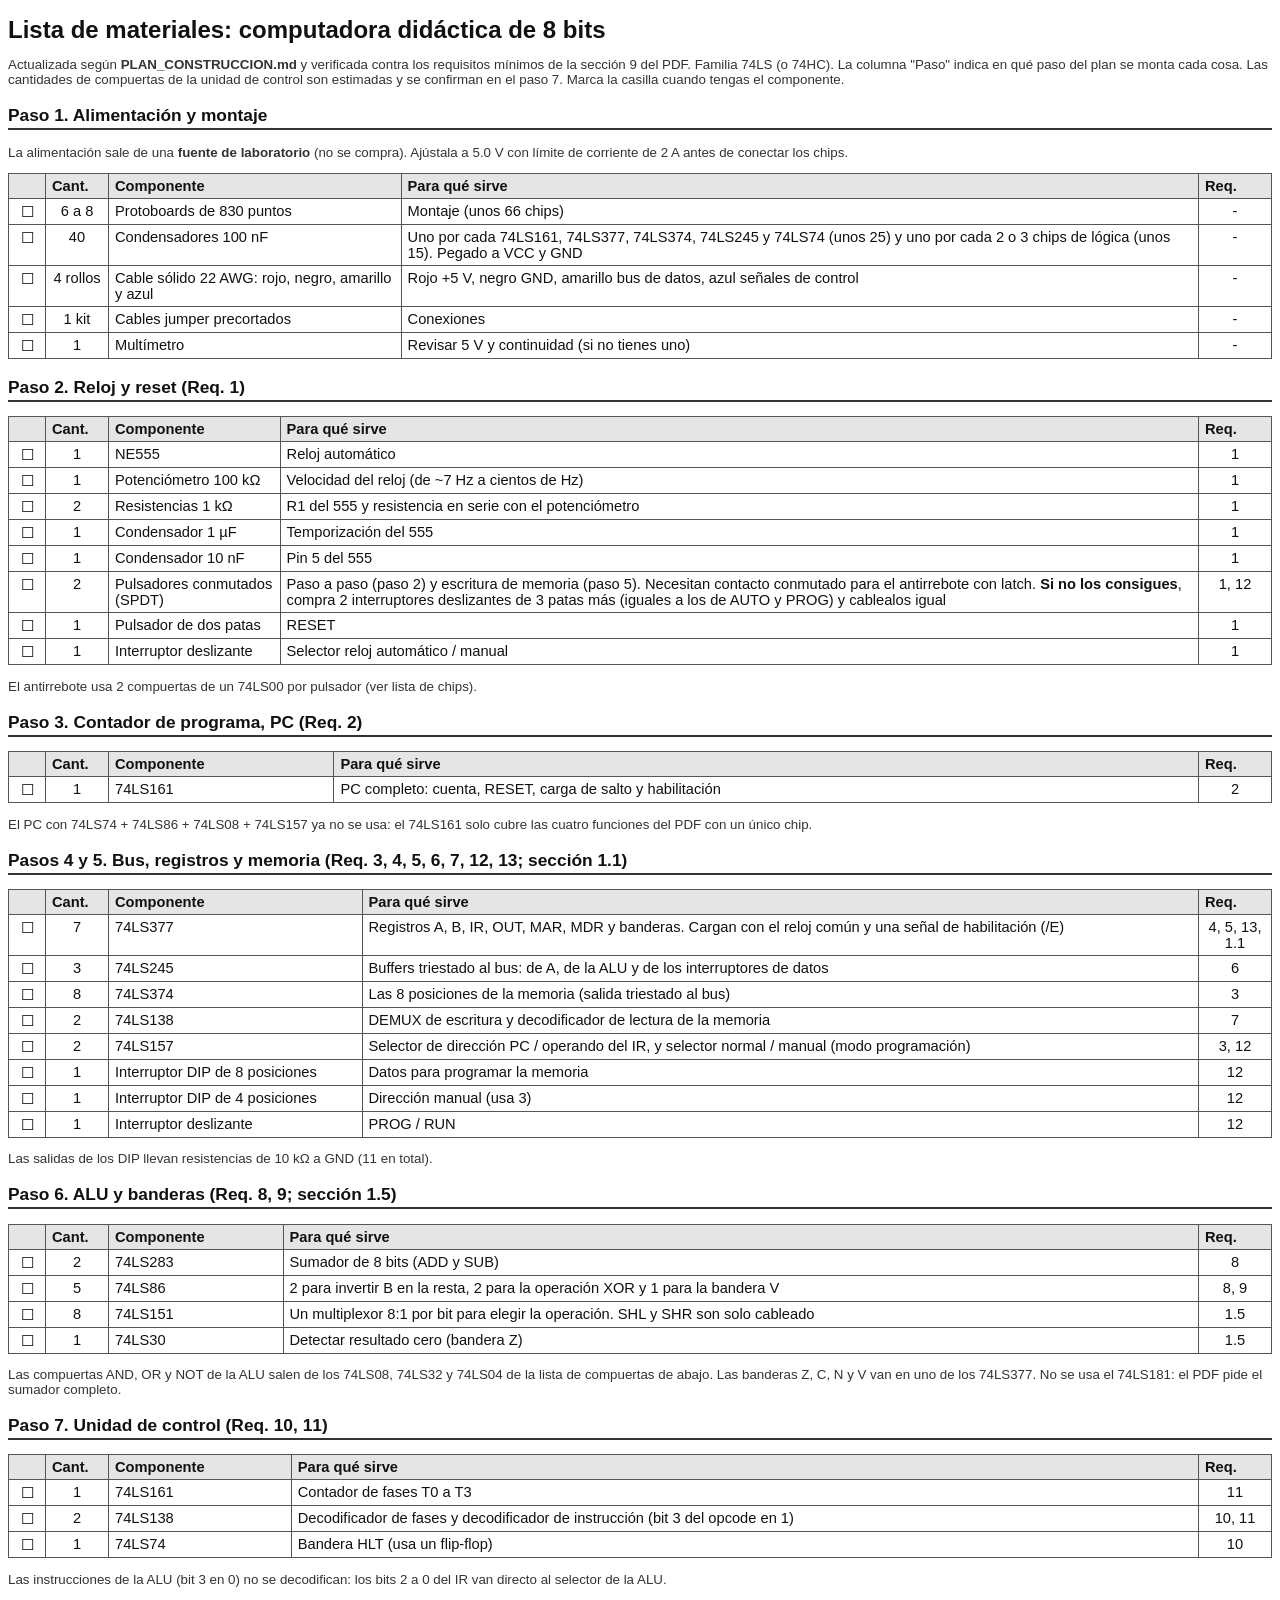
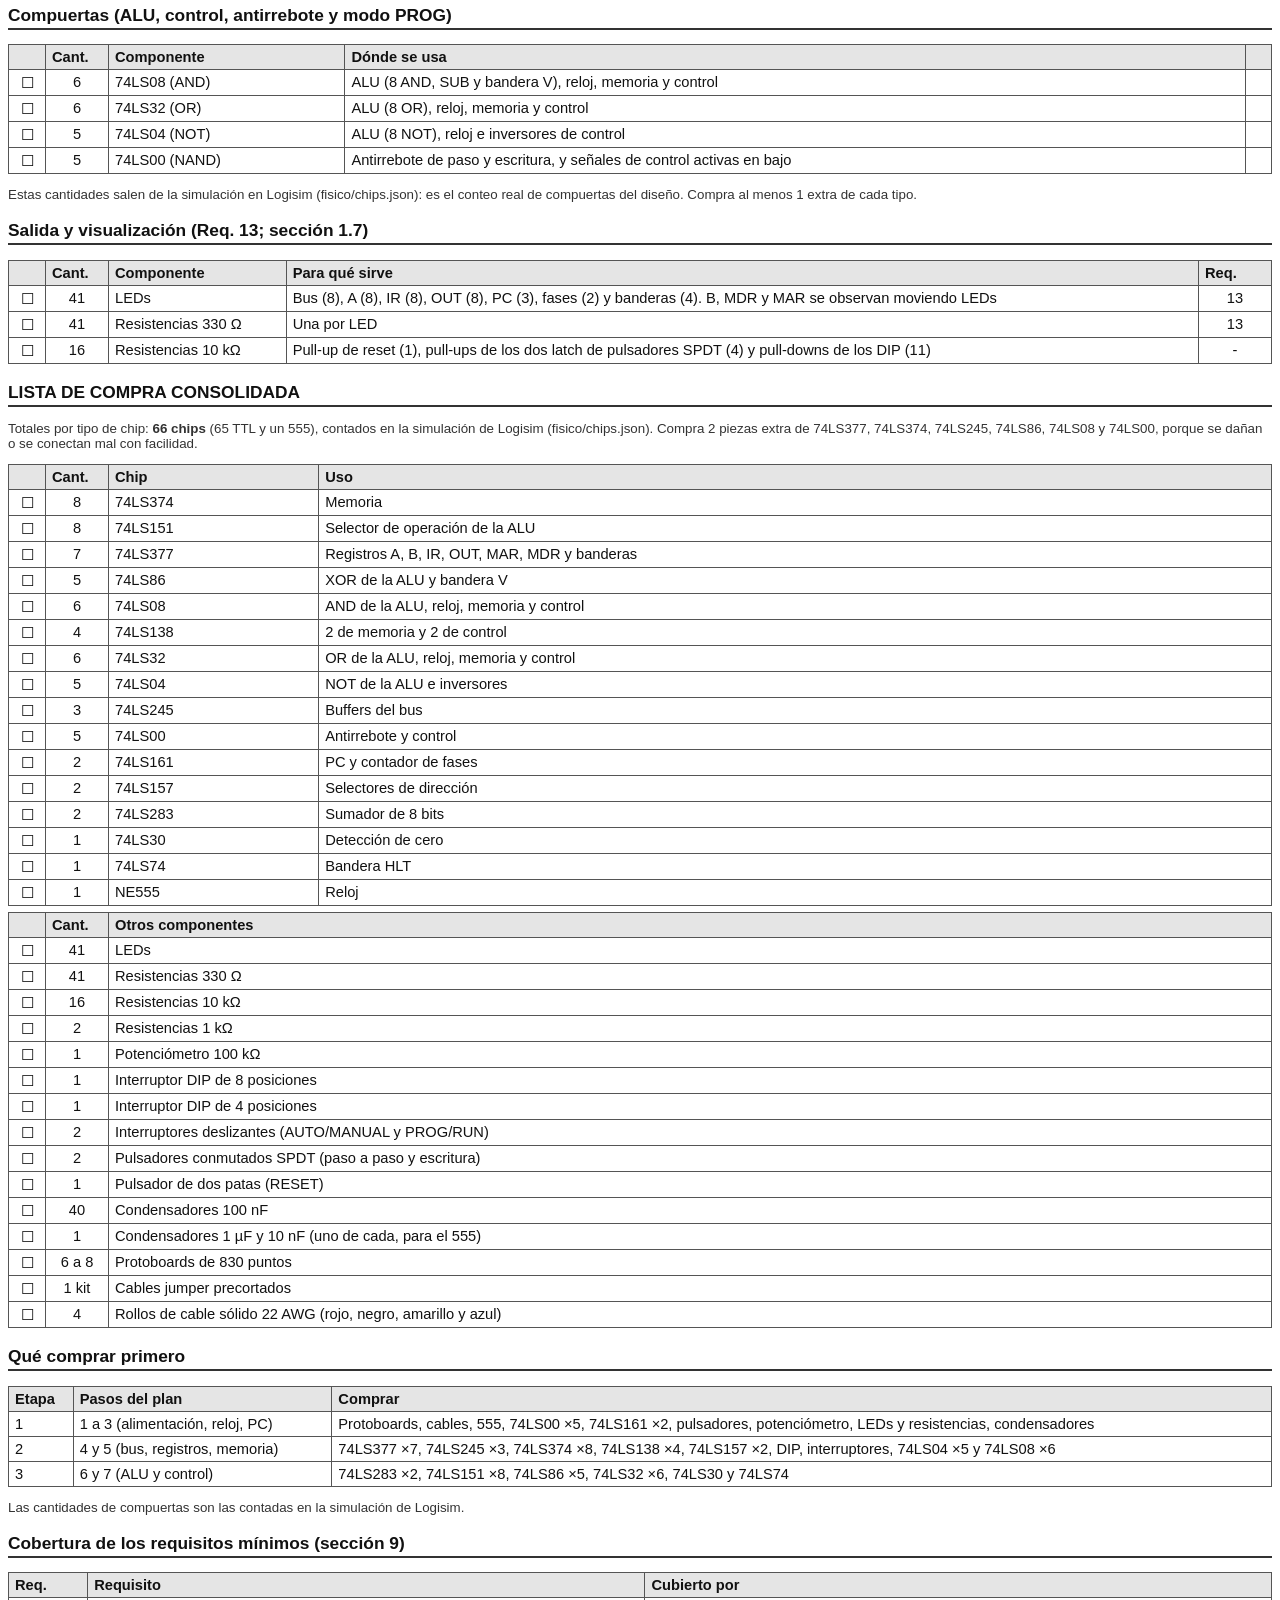
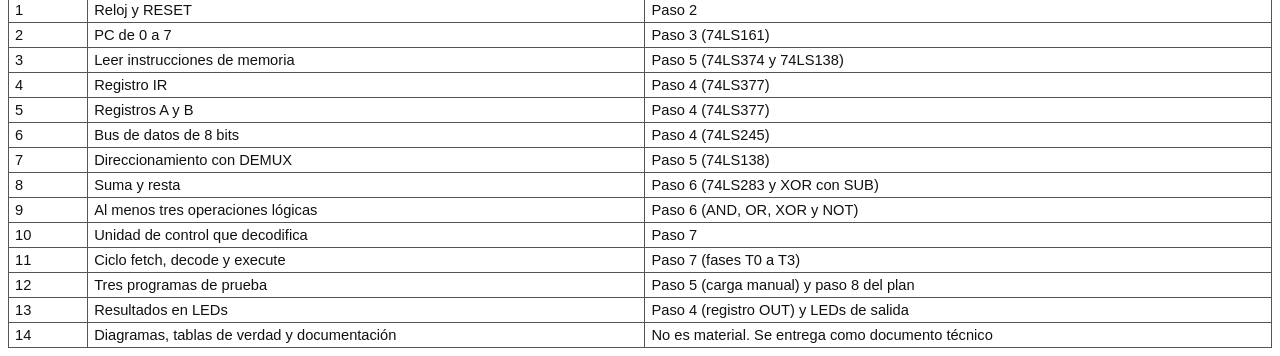
<file: lista_materiales.html>
<!DOCTYPE html>
<html lang="es">
<head>
<meta charset="utf-8">
<title>Lista de materiales - Computadora de 8 bits</title>
<style>
  @page { size: A4; margin: 15mm; }
  body { font-family: Arial, Helvetica, sans-serif; font-size: 11pt; color: #111; }
  h1 { font-size: 18pt; margin-bottom: 2px; }
  h2 { font-size: 13pt; margin-top: 18px; border-bottom: 2px solid #333; padding-bottom: 2px; }
  table { border-collapse: collapse; width: 100%; margin-top: 6px; }
  th, td { border: 1px solid #555; padding: 4px 6px; text-align: left; vertical-align: top; }
  th { background: #e5e5e5; }
  td.chk { width: 24px; text-align: center; }
  td.qty { width: 50px; text-align: center; }
  td.req { width: 60px; text-align: center; }
  .nota { font-size: 10pt; color: #333; }
  tr { page-break-inside: avoid; }
</style>
</head>
<body>

<h1>Lista de materiales: computadora didáctica de 8 bits</h1>
<p class="nota">Actualizada según <b>PLAN_CONSTRUCCION.md</b> y verificada contra los requisitos mínimos de la sección 9 del PDF. Familia 74LS (o 74HC). La columna "Paso" indica en qué paso del plan se monta cada cosa. Las cantidades de compuertas de la unidad de control son estimadas y se confirman en el paso 7. Marca la casilla cuando tengas el componente.</p>

<h2>Paso 1. Alimentación y montaje</h2>
<p class="nota">La alimentación sale de una <b>fuente de laboratorio</b> (no se compra). Ajústala a 5.0 V con límite de corriente de 2 A antes de conectar los chips.</p>
<table>
<tr><th></th><th>Cant.</th><th>Componente</th><th>Para qué sirve</th><th>Req.</th></tr>
<tr><td class="chk">☐</td><td class="qty">6 a 8</td><td>Protoboards de 830 puntos</td><td>Montaje (unos 66 chips)</td><td class="req">-</td></tr>
<tr><td class="chk">☐</td><td class="qty">40</td><td>Condensadores 100 nF</td><td>Uno por cada 74LS161, 74LS377, 74LS374, 74LS245 y 74LS74 (unos 25) y uno por cada 2 o 3 chips de lógica (unos 15). Pegado a VCC y GND</td><td class="req">-</td></tr>
<tr><td class="chk">☐</td><td class="qty">4 rollos</td><td>Cable sólido 22 AWG: rojo, negro, amarillo y azul</td><td>Rojo +5 V, negro GND, amarillo bus de datos, azul señales de control</td><td class="req">-</td></tr>
<tr><td class="chk">☐</td><td class="qty">1 kit</td><td>Cables jumper precortados</td><td>Conexiones</td><td class="req">-</td></tr>
<tr><td class="chk">☐</td><td class="qty">1</td><td>Multímetro</td><td>Revisar 5 V y continuidad (si no tienes uno)</td><td class="req">-</td></tr>
</table>

<h2>Paso 2. Reloj y reset (Req. 1)</h2>
<table>
<tr><th></th><th>Cant.</th><th>Componente</th><th>Para qué sirve</th><th>Req.</th></tr>
<tr><td class="chk">☐</td><td class="qty">1</td><td>NE555</td><td>Reloj automático</td><td class="req">1</td></tr>
<tr><td class="chk">☐</td><td class="qty">1</td><td>Potenciómetro 100 kΩ</td><td>Velocidad del reloj (de ~7 Hz a cientos de Hz)</td><td class="req">1</td></tr>
<tr><td class="chk">☐</td><td class="qty">2</td><td>Resistencias 1 kΩ</td><td>R1 del 555 y resistencia en serie con el potenciómetro</td><td class="req">1</td></tr>
<tr><td class="chk">☐</td><td class="qty">1</td><td>Condensador 1 µF</td><td>Temporización del 555</td><td class="req">1</td></tr>
<tr><td class="chk">☐</td><td class="qty">1</td><td>Condensador 10 nF</td><td>Pin 5 del 555</td><td class="req">1</td></tr>
<tr><td class="chk">☐</td><td class="qty">2</td><td>Pulsadores conmutados (SPDT)</td><td>Paso a paso (paso 2) y escritura de memoria (paso 5). Necesitan contacto conmutado para el antirrebote con latch. <b>Si no los consigues</b>, compra 2 interruptores deslizantes de 3 patas más (iguales a los de AUTO y PROG) y cablealos igual</td><td class="req">1, 12</td></tr>
<tr><td class="chk">☐</td><td class="qty">1</td><td>Pulsador de dos patas</td><td>RESET</td><td class="req">1</td></tr>
<tr><td class="chk">☐</td><td class="qty">1</td><td>Interruptor deslizante</td><td>Selector reloj automático / manual</td><td class="req">1</td></tr>
</table>
<p class="nota">El antirrebote usa 2 compuertas de un 74LS00 por pulsador (ver lista de chips).</p>

<h2>Paso 3. Contador de programa, PC (Req. 2)</h2>
<table>
<tr><th></th><th>Cant.</th><th>Componente</th><th>Para qué sirve</th><th>Req.</th></tr>
<tr><td class="chk">☐</td><td class="qty">1</td><td>74LS161</td><td>PC completo: cuenta, RESET, carga de salto y habilitación</td><td class="req">2</td></tr>
</table>
<p class="nota">El PC con 74LS74 + 74LS86 + 74LS08 + 74LS157 ya no se usa: el 74LS161 solo cubre las cuatro funciones del PDF con un único chip.</p>

<h2>Pasos 4 y 5. Bus, registros y memoria (Req. 3, 4, 5, 6, 7, 12, 13; sección 1.1)</h2>
<table>
<tr><th></th><th>Cant.</th><th>Componente</th><th>Para qué sirve</th><th>Req.</th></tr>
<tr><td class="chk">☐</td><td class="qty">7</td><td>74LS377</td><td>Registros A, B, IR, OUT, MAR, MDR y banderas. Cargan con el reloj común y una señal de habilitación (/E)</td><td class="req">4, 5, 13, 1.1</td></tr>
<tr><td class="chk">☐</td><td class="qty">3</td><td>74LS245</td><td>Buffers triestado al bus: de A, de la ALU y de los interruptores de datos</td><td class="req">6</td></tr>
<tr><td class="chk">☐</td><td class="qty">8</td><td>74LS374</td><td>Las 8 posiciones de la memoria (salida triestado al bus)</td><td class="req">3</td></tr>
<tr><td class="chk">☐</td><td class="qty">2</td><td>74LS138</td><td>DEMUX de escritura y decodificador de lectura de la memoria</td><td class="req">7</td></tr>
<tr><td class="chk">☐</td><td class="qty">2</td><td>74LS157</td><td>Selector de dirección PC / operando del IR, y selector normal / manual (modo programación)</td><td class="req">3, 12</td></tr>
<tr><td class="chk">☐</td><td class="qty">1</td><td>Interruptor DIP de 8 posiciones</td><td>Datos para programar la memoria</td><td class="req">12</td></tr>
<tr><td class="chk">☐</td><td class="qty">1</td><td>Interruptor DIP de 4 posiciones</td><td>Dirección manual (usa 3)</td><td class="req">12</td></tr>
<tr><td class="chk">☐</td><td class="qty">1</td><td>Interruptor deslizante</td><td>PROG / RUN</td><td class="req">12</td></tr>
</table>
<p class="nota">Las salidas de los DIP llevan resistencias de 10 kΩ a GND (11 en total).</p>

<h2>Paso 6. ALU y banderas (Req. 8, 9; sección 1.5)</h2>
<table>
<tr><th></th><th>Cant.</th><th>Componente</th><th>Para qué sirve</th><th>Req.</th></tr>
<tr><td class="chk">☐</td><td class="qty">2</td><td>74LS283</td><td>Sumador de 8 bits (ADD y SUB)</td><td class="req">8</td></tr>
<tr><td class="chk">☐</td><td class="qty">5</td><td>74LS86</td><td>2 para invertir B en la resta, 2 para la operación XOR y 1 para la bandera V</td><td class="req">8, 9</td></tr>
<tr><td class="chk">☐</td><td class="qty">8</td><td>74LS151</td><td>Un multiplexor 8:1 por bit para elegir la operación. SHL y SHR son solo cableado</td><td class="req">1.5</td></tr>
<tr><td class="chk">☐</td><td class="qty">1</td><td>74LS30</td><td>Detectar resultado cero (bandera Z)</td><td class="req">1.5</td></tr>
</table>
<p class="nota">Las compuertas AND, OR y NOT de la ALU salen de los 74LS08, 74LS32 y 74LS04 de la lista de compuertas de abajo. Las banderas Z, C, N y V van en uno de los 74LS377. No se usa el 74LS181: el PDF pide el sumador completo.</p>

<h2>Paso 7. Unidad de control (Req. 10, 11)</h2>
<table>
<tr><th></th><th>Cant.</th><th>Componente</th><th>Para qué sirve</th><th>Req.</th></tr>
<tr><td class="chk">☐</td><td class="qty">1</td><td>74LS161</td><td>Contador de fases T0 a T3</td><td class="req">11</td></tr>
<tr><td class="chk">☐</td><td class="qty">2</td><td>74LS138</td><td>Decodificador de fases y decodificador de instrucción (bit 3 del opcode en 1)</td><td class="req">10, 11</td></tr>
<tr><td class="chk">☐</td><td class="qty">1</td><td>74LS74</td><td>Bandera HLT (usa un flip-flop)</td><td class="req">10</td></tr>
</table>
<p class="nota">Las instrucciones de la ALU (bit 3 en 0) no se decodifican: los bits 2 a 0 del IR van directo al selector de la ALU.</p>

<h2>Compuertas (ALU, control, antirrebote y modo PROG)</h2>
<table>
<tr><th></th><th>Cant.</th><th>Componente</th><th>Dónde se usa</th><th></th></tr>
<tr><td class="chk">☐</td><td class="qty">6</td><td>74LS08 (AND)</td><td>ALU (8 AND, SUB y bandera V), reloj, memoria y control</td><td></td></tr>
<tr><td class="chk">☐</td><td class="qty">6</td><td>74LS32 (OR)</td><td>ALU (8 OR), reloj, memoria y control</td><td></td></tr>
<tr><td class="chk">☐</td><td class="qty">5</td><td>74LS04 (NOT)</td><td>ALU (8 NOT), reloj e inversores de control</td><td></td></tr>
<tr><td class="chk">☐</td><td class="qty">5</td><td>74LS00 (NAND)</td><td>Antirrebote de paso y escritura, y señales de control activas en bajo</td><td></td></tr>
</table>
<p class="nota">Estas cantidades salen de la simulación en Logisim (fisico/chips.json): es el conteo real de compuertas del diseño. Compra al menos 1 extra de cada tipo.</p>

<h2>Salida y visualización (Req. 13; sección 1.7)</h2>
<table>
<tr><th></th><th>Cant.</th><th>Componente</th><th>Para qué sirve</th><th>Req.</th></tr>
<tr><td class="chk">☐</td><td class="qty">41</td><td>LEDs</td><td>Bus (8), A (8), IR (8), OUT (8), PC (3), fases (2) y banderas (4). B, MDR y MAR se observan moviendo LEDs</td><td class="req">13</td></tr>
<tr><td class="chk">☐</td><td class="qty">41</td><td>Resistencias 330 Ω</td><td>Una por LED</td><td class="req">13</td></tr>
<tr><td class="chk">☐</td><td class="qty">16</td><td>Resistencias 10 kΩ</td><td>Pull-up de reset (1), pull-ups de los dos latch de pulsadores SPDT (4) y pull-downs de los DIP (11)</td><td class="req">-</td></tr>
</table>

<h2>LISTA DE COMPRA CONSOLIDADA</h2>
<p class="nota">Totales por tipo de chip: <b>66 chips</b> (65 TTL y un 555), contados en la simulación de Logisim (fisico/chips.json). Compra 2 piezas extra de 74LS377, 74LS374, 74LS245, 74LS86, 74LS08 y 74LS00, porque se dañan o se conectan mal con facilidad.</p>
<table>
<tr><th></th><th>Cant.</th><th>Chip</th><th>Uso</th></tr>
<tr><td class="chk">☐</td><td class="qty">8</td><td>74LS374</td><td>Memoria</td></tr>
<tr><td class="chk">☐</td><td class="qty">8</td><td>74LS151</td><td>Selector de operación de la ALU</td></tr>
<tr><td class="chk">☐</td><td class="qty">7</td><td>74LS377</td><td>Registros A, B, IR, OUT, MAR, MDR y banderas</td></tr>
<tr><td class="chk">☐</td><td class="qty">5</td><td>74LS86</td><td>XOR de la ALU y bandera V</td></tr>
<tr><td class="chk">☐</td><td class="qty">6</td><td>74LS08</td><td>AND de la ALU, reloj, memoria y control</td></tr>
<tr><td class="chk">☐</td><td class="qty">4</td><td>74LS138</td><td>2 de memoria y 2 de control</td></tr>
<tr><td class="chk">☐</td><td class="qty">6</td><td>74LS32</td><td>OR de la ALU, reloj, memoria y control</td></tr>
<tr><td class="chk">☐</td><td class="qty">5</td><td>74LS04</td><td>NOT de la ALU e inversores</td></tr>
<tr><td class="chk">☐</td><td class="qty">3</td><td>74LS245</td><td>Buffers del bus</td></tr>
<tr><td class="chk">☐</td><td class="qty">5</td><td>74LS00</td><td>Antirrebote y control</td></tr>
<tr><td class="chk">☐</td><td class="qty">2</td><td>74LS161</td><td>PC y contador de fases</td></tr>
<tr><td class="chk">☐</td><td class="qty">2</td><td>74LS157</td><td>Selectores de dirección</td></tr>
<tr><td class="chk">☐</td><td class="qty">2</td><td>74LS283</td><td>Sumador de 8 bits</td></tr>
<tr><td class="chk">☐</td><td class="qty">1</td><td>74LS30</td><td>Detección de cero</td></tr>
<tr><td class="chk">☐</td><td class="qty">1</td><td>74LS74</td><td>Bandera HLT</td></tr>
<tr><td class="chk">☐</td><td class="qty">1</td><td>NE555</td><td>Reloj</td></tr>
</table>
<table>
<tr><th></th><th>Cant.</th><th>Otros componentes</th></tr>
<tr><td class="chk">☐</td><td class="qty">41</td><td>LEDs</td></tr>
<tr><td class="chk">☐</td><td class="qty">41</td><td>Resistencias 330 Ω</td></tr>
<tr><td class="chk">☐</td><td class="qty">16</td><td>Resistencias 10 kΩ</td></tr>
<tr><td class="chk">☐</td><td class="qty">2</td><td>Resistencias 1 kΩ</td></tr>
<tr><td class="chk">☐</td><td class="qty">1</td><td>Potenciómetro 100 kΩ</td></tr>
<tr><td class="chk">☐</td><td class="qty">1</td><td>Interruptor DIP de 8 posiciones</td></tr>
<tr><td class="chk">☐</td><td class="qty">1</td><td>Interruptor DIP de 4 posiciones</td></tr>
<tr><td class="chk">☐</td><td class="qty">2</td><td>Interruptores deslizantes (AUTO/MANUAL y PROG/RUN)</td></tr>
<tr><td class="chk">☐</td><td class="qty">2</td><td>Pulsadores conmutados SPDT (paso a paso y escritura)</td></tr>
<tr><td class="chk">☐</td><td class="qty">1</td><td>Pulsador de dos patas (RESET)</td></tr>
<tr><td class="chk">☐</td><td class="qty">40</td><td>Condensadores 100 nF</td></tr>
<tr><td class="chk">☐</td><td class="qty">1</td><td>Condensadores 1 µF y 10 nF (uno de cada, para el 555)</td></tr>
<tr><td class="chk">☐</td><td class="qty">6 a 8</td><td>Protoboards de 830 puntos</td></tr>
<tr><td class="chk">☐</td><td class="qty">1 kit</td><td>Cables jumper precortados</td></tr>
<tr><td class="chk">☐</td><td class="qty">4</td><td>Rollos de cable sólido 22 AWG (rojo, negro, amarillo y azul)</td></tr>
</table>

<h2>Qué comprar primero</h2>
<table>
<tr><th>Etapa</th><th>Pasos del plan</th><th>Comprar</th></tr>
<tr><td>1</td><td>1 a 3 (alimentación, reloj, PC)</td><td>Protoboards, cables, 555, 74LS00 ×5, 74LS161 ×2, pulsadores, potenciómetro, LEDs y resistencias, condensadores</td></tr>
<tr><td>2</td><td>4 y 5 (bus, registros, memoria)</td><td>74LS377 ×7, 74LS245 ×3, 74LS374 ×8, 74LS138 ×4, 74LS157 ×2, DIP, interruptores, 74LS04 ×5 y 74LS08 ×6</td></tr>
<tr><td>3</td><td>6 y 7 (ALU y control)</td><td>74LS283 ×2, 74LS151 ×8, 74LS86 ×5, 74LS32 ×6, 74LS30 y 74LS74</td></tr>
</table>
<p class="nota">Las cantidades de compuertas son las contadas en la simulación de Logisim.</p>

<h2>Cobertura de los requisitos mínimos (sección 9)</h2>
<table>
<tr><th>Req.</th><th>Requisito</th><th>Cubierto por</th></tr>
<tr><td>1</td><td>Reloj y RESET</td><td>Paso 2</td></tr>
<tr><td>2</td><td>PC de 0 a 7</td><td>Paso 3 (74LS161)</td></tr>
<tr><td>3</td><td>Leer instrucciones de memoria</td><td>Paso 5 (74LS374 y 74LS138)</td></tr>
<tr><td>4</td><td>Registro IR</td><td>Paso 4 (74LS377)</td></tr>
<tr><td>5</td><td>Registros A y B</td><td>Paso 4 (74LS377)</td></tr>
<tr><td>6</td><td>Bus de datos de 8 bits</td><td>Paso 4 (74LS245)</td></tr>
<tr><td>7</td><td>Direccionamiento con DEMUX</td><td>Paso 5 (74LS138)</td></tr>
<tr><td>8</td><td>Suma y resta</td><td>Paso 6 (74LS283 y XOR con SUB)</td></tr>
<tr><td>9</td><td>Al menos tres operaciones lógicas</td><td>Paso 6 (AND, OR, XOR y NOT)</td></tr>
<tr><td>10</td><td>Unidad de control que decodifica</td><td>Paso 7</td></tr>
<tr><td>11</td><td>Ciclo fetch, decode y execute</td><td>Paso 7 (fases T0 a T3)</td></tr>
<tr><td>12</td><td>Tres programas de prueba</td><td>Paso 5 (carga manual) y paso 8 del plan</td></tr>
<tr><td>13</td><td>Resultados en LEDs</td><td>Paso 4 (registro OUT) y LEDs de salida</td></tr>
<tr><td>14</td><td>Diagramas, tablas de verdad y documentación</td><td>No es material. Se entrega como documento técnico</td></tr>
</table>

</body>
</html>
</file>
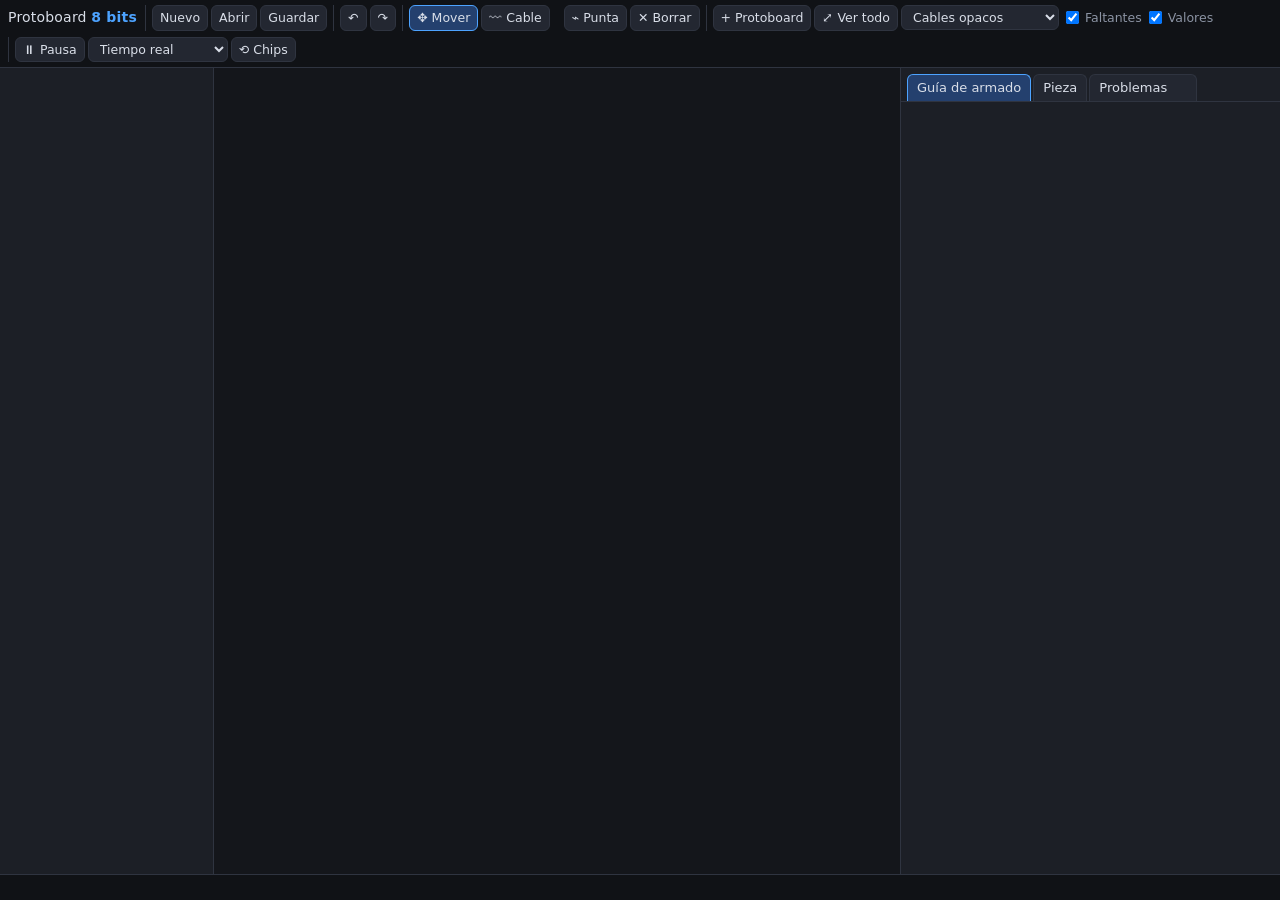
<file: simulador/computadora-armada.html>
<!DOCTYPE html>
<html lang="es">
<head>
<meta charset="utf-8">
<title>Computadora armada · Protoboard 8 bits</title>
<meta http-equiv="refresh" content="0; url=index.html#completa">
</head>
<body style="background:#14161b;color:#d9dee8;font:14px system-ui,sans-serif;padding:40px">
<p>Abriendo la computadora armada… Si no se abre sola, <a href="index.html#completa" style="color:#4da3ff">haz clic aquí</a>.</p>
</body>
</html>
</file>
<file: simulador/css/estilos.css>
:root {
  --fondo: #14161b; --panel: #1c1f26; --panel2: #232731; --borde: #2f3440; --texto: #d9dee8; --tenue: #8b93a3;
  --acento: #4da3ff; --ok: #3fd46a; --mal: #ff5a4f; --medio: #ffb340;
}
* { box-sizing: border-box; }
html, body { height: 100%; }
body {
  margin: 0; overflow: hidden; background: var(--fondo); color: var(--texto);
  font: 13px/1.4 system-ui, -apple-system, "Segoe UI", Ubuntu, sans-serif;
  display: grid; grid-template-columns: 214px 1fr 380px; grid-template-rows: auto 1fr 26px;
  grid-template-areas: "barra barra barra" "paleta escena lateral" "estado estado estado";
}
button, select, input { font: inherit; color: inherit; }
button {
  background: var(--panel2); border: 1px solid var(--borde); border-radius: 6px; padding: 4px 9px; cursor: pointer; white-space: nowrap;
}
button:hover { border-color: #46506a; background: #2a2f3b; }
button.activa { background: #24406e; border-color: var(--acento); }
button.prim { background: #24406e; border-color: #3a6bc0; }
button.peligro { border-color: #6b2c28; }
button.peligro:hover { background: #4a1f1c; }
select, input[type=text], input[type=number] { background: var(--panel2); border: 1px solid var(--borde); border-radius: 6px; padding: 3px 6px; }
.mono { font-family: ui-monospace, "DejaVu Sans Mono", monospace; }
.g { color: var(--tenue); }
.ok { color: var(--ok); } .mal { color: var(--mal); } .medio { color: var(--medio); }

#barra { grid-area: barra; display: flex; flex-wrap: wrap; align-items: center; gap: 6px; padding: 5px 8px; font-size: 12.5px; background: #101216; border-bottom: 1px solid var(--borde); }
#barra .marca { font-size: 14px; margin-right: 2px; letter-spacing: .2px; }
#barra .marca b { color: var(--acento); }
#barra .marca .modo { font-size: 11px; background: #2a6b3d; color: #d8ffe2; border-radius: 4px; padding: 1px 6px; margin-left: 4px; vertical-align: 2px; }
#barra .grupo { display: flex; align-items: center; gap: 3px; padding-left: 6px; border-left: 1px solid var(--borde); }
#barra button, #barra select { padding: 3px 7px; }
#barra .chk { display: flex; align-items: center; gap: 3px; color: var(--tenue); }
#barra .sim #tiempo { color: var(--tenue); min-width: 84px; font-size: 11.5px; }
#colores { display: inline-flex; gap: 2px; margin: 0 4px; }
#colores .color { width: 14px; height: 18px; padding: 0; border-radius: 4px; border: 1px solid #000; }
#colores .color.activa { outline: 2px solid var(--acento); outline-offset: 1px; }

#paleta { grid-area: paleta; overflow-y: auto; background: var(--panel); border-right: 1px solid var(--borde); padding: 6px 8px 20px; }
#paleta h4 { margin: 12px 2px 4px; font-size: 11px; text-transform: uppercase; letter-spacing: .6px; color: var(--tenue); font-weight: 600; }
#paleta .item { display: flex; align-items: center; gap: 8px; width: 100%; text-align: left; margin: 2px 0; padding: 4px 6px; background: transparent; border-color: transparent; white-space: normal; }
#paleta .item:hover { background: var(--panel2); border-color: var(--borde); }
#paleta .nom { display: flex; flex-direction: column; line-height: 1.2; }
#paleta .nom small { color: var(--tenue); font-size: 10.5px; }
#paleta .nota { color: var(--tenue); font-size: 11px; margin: 14px 2px; }
.ico { flex: 0 0 34px; height: 20px; border-radius: 3px; display: inline-flex; align-items: center; justify-content: center; font-size: 9px; font-weight: 700; color: #ddd; }
.ico.chip { background: #202226; border: 1px solid #444; box-shadow: inset 0 -3px 0 #b9bec6, inset 0 3px 0 #b9bec6; }
.ico.fuente { background: linear-gradient(90deg, #3a4049 60%, #c62828 60% 75%, #16181b 75%); }
.ico.tablero { background: repeating-linear-gradient(90deg, #f2eee3 0 3px, #3a3936 3px 4px); border: 1px solid #cdc4ad; }
.ico.dip { background: repeating-linear-gradient(90deg, #c0392b 0 3px, #f4f4f4 3px 6px); }
.ico.slide { background: linear-gradient(90deg, #30343b 0 40%, #e3e6ea 40% 65%, #30343b 65%); }
.ico.btn { background: radial-gradient(circle, #4a5059 0 5px, #3a3f47 6px); }
.ico.pot { background: radial-gradient(circle, #d9dde3 0 6px, #2457a6 7px); }
.ico.led { background: radial-gradient(circle, var(--c) 0 6px, transparent 7px); }
.ico.res { background: linear-gradient(90deg, transparent 0 10%, #e4cf9c 10% 90%, transparent 90%), linear-gradient(#b3b8bf, #b3b8bf); background-size: 100% 60%, 100% 2px; background-position: center; background-repeat: no-repeat; }
.ico.cap { background: radial-gradient(ellipse, #d9a53a 0 7px, transparent 8px); }

#escena { grid-area: escena; position: relative; overflow: hidden; }
#lienzo { display: block; }
#aviso { position: absolute; left: 50%; top: 12px; transform: translateX(-50%); background: #243048ee; border: 1px solid #3a5a96; padding: 7px 14px; border-radius: 8px; opacity: 0; transition: opacity .2s; pointer-events: none; max-width: 80%; text-align: center; }
#aviso.visible { opacity: 1; }
#modo { position: absolute; left: 50%; bottom: 16px; transform: translateX(-50%); display: none; align-items: center; gap: 14px; background: #1c3560f5; border: 1px solid var(--acento); border-radius: 10px; padding: 8px 8px 8px 16px; box-shadow: 0 6px 20px #000a; max-width: 82%; z-index: 2; }
#modo.visible { display: flex; }
#modo button { padding: 3px 10px; flex: none; }
button.colocando { background: #8a5a14; border-color: var(--medio); animation: parpadeo 1.1s ease-in-out infinite; }
@keyframes parpadeo { 50% { background: #5b3b0c; } }
#tip { position: absolute; display: none; pointer-events: none; background: #101318f2; border: 1px solid var(--borde); border-radius: 7px; padding: 6px 9px; max-width: 340px; font-size: 12px; box-shadow: 0 6px 16px #0008; }
#tip .v { margin-top: 3px; } #tip .g { margin-top: 3px; }
#tip .ep { margin-top: 3px; }
.ep.ok { color: var(--ok); } .ep.mal { color: var(--mal); } .ep.medio { color: var(--medio); } .ep.pend { color: var(--tenue); }
i.punto, #tip .v i { display: inline-block; width: 9px; height: 9px; border-radius: 50%; margin-right: 6px; vertical-align: -1px; border: 1px solid #0006; }

#lateral { grid-area: lateral; display: flex; flex-direction: column; background: var(--panel); border-left: 1px solid var(--borde); min-height: 0; }
.pestanas { display: flex; gap: 2px; padding: 6px 6px 0; border-bottom: 1px solid var(--borde); }
.pestanas button { border-radius: 6px 6px 0 0; border-bottom: none; }
#nDiag { display: inline-block; min-width: 16px; padding: 0 4px; border-radius: 8px; font-size: 11px; }
#nDiag.err { background: var(--mal); color: #fff; } #nDiag.av { background: var(--medio); color: #222; }
.pest { display: none; overflow-y: auto; padding: 8px 12px 30px; flex: 1; min-height: 0; }
.pest.activa { display: block; }
.pest h2 { font-size: 16px; margin: 8px 0 6px; }
.pest h3 { font-size: 12px; text-transform: uppercase; letter-spacing: .5px; color: var(--tenue); margin: 16px 0 6px; }
.pest p { margin: 6px 0; }
.pasos { display: grid; grid-template-columns: repeat(8, 1fr); gap: 3px; margin: 4px 0 8px; }
.pasos button { position: relative; padding: 5px 0 7px; overflow: hidden; }
.pasos button span { position: absolute; left: 0; bottom: 0; height: 3px; background: var(--acento); }
.pasos button.hecho { border-color: #2a6b3d; }
.pasos button.hecho span { background: var(--ok); }
.barra-prog { height: 7px; border-radius: 4px; background: #2a2f3a; overflow: hidden; }
.barra-prog span { display: block; height: 100%; background: linear-gradient(90deg, #3a7bd5, var(--ok)); }
.pct { font-size: 11.5px; color: var(--tenue); margin: 3px 0 6px; }
.nota-paso { background: #2b2618; border: 1px solid #5a4a1d; color: #f0dca4; border-radius: 7px; padding: 6px 9px; margin: 6px 0; font-size: 12px; }
.nota-paso.mal { background: #2e1715; border-color: #6b2c28; color: #ffc9c4; }
.lista { list-style: none; padding: 0; margin: 0; }
.lista li { display: flex; align-items: center; gap: 7px; padding: 5px 4px; border-bottom: 1px solid #262a33; }
.lista li .txt { flex: 1; min-width: 0; }
.lista li small { display: block; color: var(--tenue); font-size: 11px; }
.lista li button { padding: 2px 8px; font-size: 12px; }
.lista.compacta li { padding: 3px 4px; cursor: pointer; }
.lista.compacta li:hover, .lista li.clic:hover { background: #232835; }
.lista li.clic { cursor: pointer; }
i.st { font-style: normal; width: 16px; text-align: center; font-weight: 700; }
i.st.ok { color: var(--ok); } i.st.mal { color: var(--mal); } i.st.medio { color: var(--medio); } i.st.no { color: #5d6575; }
.programas .espera { font-size: 11px; font-weight: 700; color: var(--tenue); white-space: nowrap; } .programas .espera.ok { color: var(--ok); } .programas .espera.cargado { color: var(--medio); }
.acciones { display: flex; flex-wrap: wrap; gap: 6px; margin: 12px 0 4px; }
.campo { display: block; margin: 8px 0; }
.campo select, .campo input[type=text], .campo input[type=number] { display: block; width: 100%; margin-top: 3px; }
.campo input[type=range] { display: block; width: 100%; }
.sws { display: flex; gap: 6px; flex-wrap: wrap; margin-top: 4px; }
.sws label { display: flex; flex-direction: column; align-items: center; font-size: 11px; }
table { border-collapse: collapse; width: 100%; }
table.pines td, table.pines th { padding: 3px 4px; border-bottom: 1px solid #262a33; text-align: left; font-size: 12px; }
table.pines th { color: var(--tenue); font-weight: 600; }
table.pines tr.fila-pin { cursor: pointer; } table.pines tr.fila-pin:hover { background: #232835; }
table.pines td.ok { color: var(--ok); } table.pines td.mal { color: var(--mal); } table.pines td.medio { color: var(--medio); } table.pines td.pend { color: var(--tenue); }
table.cpu td { padding: 2px 4px; border-bottom: 1px solid #262a33; font-size: 12px; }
table.cpu td:first-child { color: var(--tenue); width: 45%; }
table.mem { margin-top: 8px; }
table.teclas td { padding: 3px 4px; font-size: 12px; border-bottom: 1px solid #262a33; }
table.teclas td:first-child { color: var(--acento); white-space: nowrap; }
#estado { grid-area: estado; display: flex; align-items: center; padding: 0 12px; background: #101216; border-top: 1px solid var(--borde); color: var(--tenue); font-size: 12px; white-space: nowrap; overflow: hidden; }
.mod { display: inline-block; font-size: 11px; padding: 0 6px; border-radius: 4px; border-left: 3px solid var(--c); background: #262b35; margin: 1px 2px 1px 0; }
details.mapa { margin: 14px 0 4px; } details.mapa summary { cursor: pointer; color: var(--tenue); font-size: 12px; text-transform: uppercase; letter-spacing: .5px; }

/* Modo «Cable por cable» */
.modos { display: flex; gap: 0; margin: 2px 0 8px; }
.modos button { flex: 1; border-radius: 0; padding: 5px 6px; }
.modos button:first-child { border-radius: 6px 0 0 6px; } .modos button:last-child { border-radius: 0 6px 6px 0; border-left: none; }
.cnav { position: sticky; top: -8px; z-index: 3; background: var(--panel); padding: 6px 0 8px; border-bottom: 1px solid var(--borde); margin: 0 -12px 6px; padding-left: 12px; padding-right: 12px; }
.cnav .cfila { display: flex; align-items: center; gap: 4px; margin-top: 5px; }
.cnav .cfila button { padding: 4px 7px; } .cnav .cfila button.grande { flex: 1; padding: 6px 4px; font-weight: 600; }
.cnav .chk { margin-left: auto; color: var(--tenue); display: flex; align-items: center; gap: 3px; font-size: 12px; }
.cnav input[type=number] { padding: 2px 4px; }
.cabecera-cable { display: flex; align-items: center; gap: 8px; margin: 4px 0 10px; font-size: 14px; }
.muestra { width: 34px; height: 12px; border-radius: 6px; border: 1px solid #000a; box-shadow: inset 0 1px 0 #fff4; flex: none; }
.extremo { display: flex; gap: 9px; align-items: flex-start; background: #232835; border: 1px solid var(--borde); border-radius: 8px; padding: 8px 10px; }
.extremo ul { margin: 4px 0 0; padding-left: 16px; color: var(--tenue); font-size: 12px; }
.extremo .num { flex: none; width: 20px; height: 20px; border-radius: 50%; background: #ffb340; color: #1a1d23; font-weight: 700; text-align: center; line-height: 20px; font-size: 12px; margin-top: 1px; }
.flecha { text-align: center; color: var(--tenue); line-height: 1.1; margin: 2px 0; }
.para { margin: 10px 0 !important; }
.nota-paso.fin { background: #182b1f; border-color: #2a6b3d; color: #cdeed7; }
.mono + .g { margin-left: 4px; }
body.modo-cables #paleta { opacity: .45; pointer-events: none; }
body.modo-cables #barra [data-acc="nuevo"], body.modo-cables #barra [data-acc="abrir"], body.modo-cables #barra [data-acc="deshacer"], body.modo-cables #barra [data-acc="rehacer"],
body.modo-cables #barra [data-acc="protoboard"], body.modo-cables #barra [data-herr="cable"], body.modo-cables #barra [data-herr="borrar"] { opacity: .4; }
</file>
